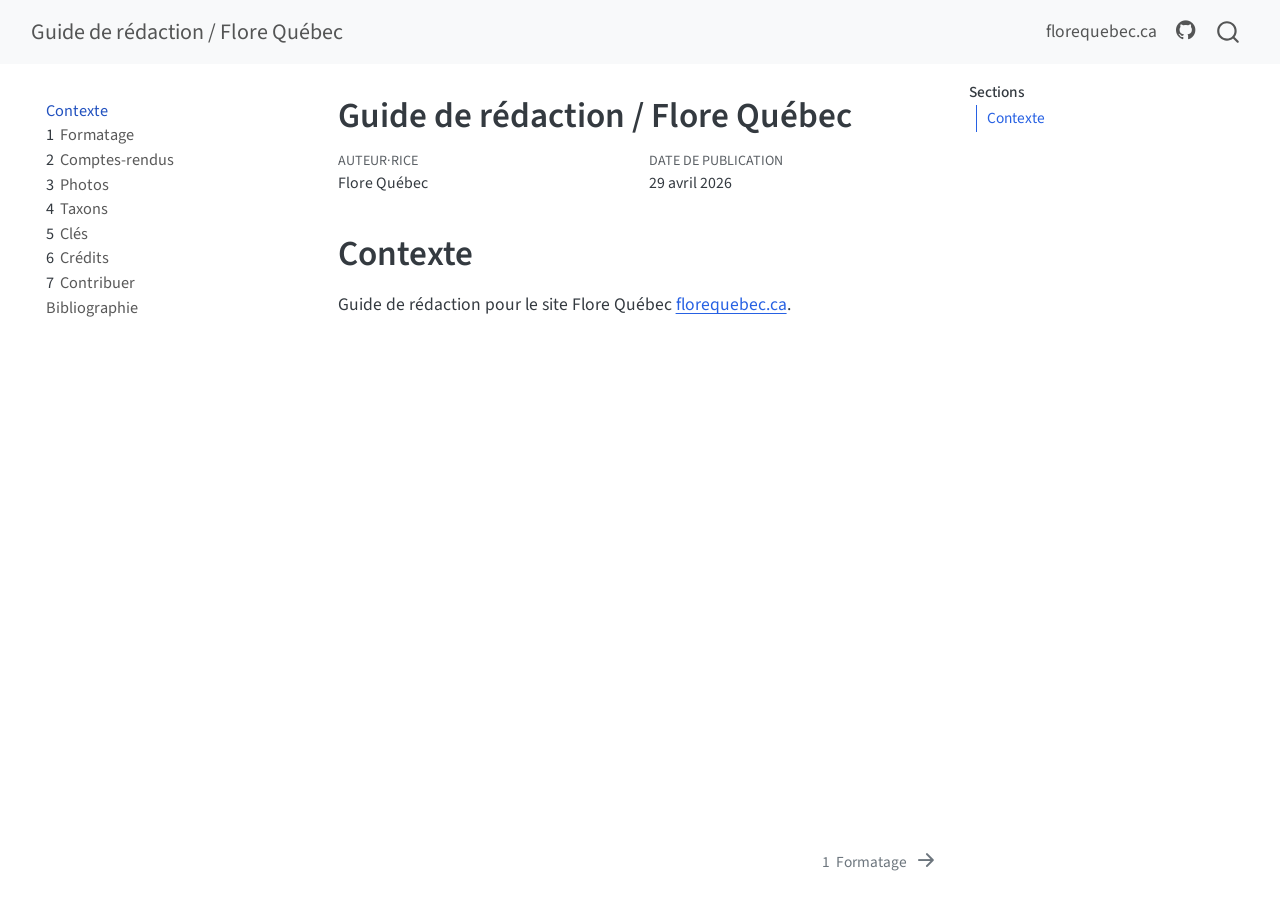
<file: docs/index.html>
<!DOCTYPE html>
<html xmlns="http://www.w3.org/1999/xhtml" lang="fr" xml:lang="fr"><head>

<meta charset="utf-8">
<meta name="generator" content="quarto-1.9.36">

<meta name="viewport" content="width=device-width, initial-scale=1.0, user-scalable=yes">

<meta name="author" content="Flore Québec">

<title>Guide de rédaction / Flore Québec</title>
<style>
/* Default styles provided by pandoc.
** See https://pandoc.org/MANUAL.html#variables-for-html for config info.
*/
code{white-space: pre-wrap;}
span.smallcaps{font-variant: small-caps;}
div.columns{display: flex; gap: min(4vw, 1.5em);}
div.column{flex: auto; overflow-x: auto;}
div.hanging-indent{margin-left: 1.5em; text-indent: -1.5em;}
ul.task-list{list-style: none;}
ul.task-list li input[type="checkbox"] {
  width: 0.8em;
  margin: 0 0.8em 0.2em -1em; /* quarto-specific, see https://github.com/quarto-dev/quarto-cli/issues/4556 */ 
  vertical-align: middle;
}
</style>


<script src="site_libs/quarto-nav/quarto-nav.js"></script>
<script src="site_libs/quarto-nav/headroom.min.js"></script>
<script src="site_libs/clipboard/clipboard.min.js"></script>
<script src="site_libs/quarto-search/autocomplete.umd.js"></script>
<script src="site_libs/quarto-search/fuse.min.js"></script>
<script src="site_libs/quarto-search/quarto-search.js"></script>
<meta name="quarto:offset" content="./">
<link href="./formatage.html" rel="next">
<script src="site_libs/quarto-html/quarto.js" type="module"></script>
<script src="site_libs/quarto-html/tabsets/tabsets.js" type="module"></script>
<script src="site_libs/quarto-html/popper.min.js"></script>
<script src="site_libs/quarto-html/tippy.umd.min.js"></script>
<script src="site_libs/quarto-html/anchor.min.js"></script>
<link href="site_libs/quarto-html/tippy.css" rel="stylesheet">
<link href="site_libs/quarto-html/quarto-syntax-highlighting-845c23b38eaddc0f92fda52bfe77a8c8.css" rel="stylesheet" id="quarto-text-highlighting-styles">
<script src="site_libs/bootstrap/bootstrap.min.js"></script>
<link href="site_libs/bootstrap/bootstrap-icons.css" rel="stylesheet">
<link href="site_libs/bootstrap/bootstrap-ec1f2ea3752e060361641b8ced26a7eb.min.css" rel="stylesheet" append-hash="true" id="quarto-bootstrap" data-mode="light">
<script id="quarto-search-options" type="application/json">{
  "location": "navbar",
  "copy-button": false,
  "collapse-after": 3,
  "panel-placement": "end",
  "type": "overlay",
  "limit": 50,
  "keyboard-shortcut": [
    "f",
    "/",
    "s"
  ],
  "show-item-context": false,
  "language": {
    "search-no-results-text": "Pas de résultats",
    "search-matching-documents-text": "documents trouvés",
    "search-copy-link-title": "Copier le lien vers la recherche",
    "search-hide-matches-text": "Cacher les correspondances additionnelles",
    "search-more-match-text": "correspondance de plus dans ce document",
    "search-more-matches-text": "correspondances de plus dans ce document",
    "search-clear-button-title": "Effacer",
    "search-text-placeholder": "",
    "search-detached-cancel-button-title": "Annuler",
    "search-submit-button-title": "Envoyer",
    "search-label": "Recherche"
  }
}</script>


</head>

<body class="nav-sidebar floating nav-fixed quarto-light">

<div id="quarto-search-results"></div>
  <header id="quarto-header" class="headroom fixed-top">
    <nav class="navbar navbar-expand-lg " data-bs-theme="dark">
      <div class="navbar-container container-fluid">
      <div class="navbar-brand-container mx-auto">
    <a class="navbar-brand" href="./index.html">
    <span class="navbar-title">Guide de rédaction / Flore Québec</span>
    </a>
  </div>
            <div id="quarto-search" class="" title="Recherche"></div>
          <button class="navbar-toggler" type="button" data-bs-toggle="collapse" data-bs-target="#navbarCollapse" aria-controls="navbarCollapse" role="menu" aria-expanded="false" aria-label="Basculer la navigation" onclick="if (window.quartoToggleHeadroom) { window.quartoToggleHeadroom(); }">
  <span class="navbar-toggler-icon"></span>
</button>
          <div class="collapse navbar-collapse" id="navbarCollapse">
            <ul class="navbar-nav navbar-nav-scroll ms-auto">
  <li class="nav-item">
    <a class="nav-link" href="https://florequebec.ca"> 
<span class="menu-text">florequebec.ca</span></a>
  </li>  
  <li class="nav-item compact">
    <a class="nav-link" href="https://github.com/flore.quebec/guide"> <i class="bi bi-github" role="img">
</i> 
<span class="menu-text"></span></a>
  </li>  
</ul>
          </div> <!-- /navcollapse -->
            <div class="quarto-navbar-tools">
</div>
      </div> <!-- /container-fluid -->
    </nav>
  <nav class="quarto-secondary-nav">
    <div class="container-fluid d-flex">
      <button type="button" class="quarto-btn-toggle btn" data-bs-toggle="collapse" role="button" data-bs-target=".quarto-sidebar-collapse-item" aria-controls="quarto-sidebar" aria-expanded="false" aria-label="Basculer la barre latérale" onclick="if (window.quartoToggleHeadroom) { window.quartoToggleHeadroom(); }">
        <i class="bi bi-layout-text-sidebar-reverse"></i>
      </button>
        <nav class="quarto-page-breadcrumbs" aria-label="breadcrumb"><ol class="breadcrumb"><li class="breadcrumb-item"><a href="./index.html">Contexte</a></li></ol></nav>
        <a class="flex-grow-1" role="navigation" data-bs-toggle="collapse" data-bs-target=".quarto-sidebar-collapse-item" aria-controls="quarto-sidebar" aria-expanded="false" aria-label="Basculer la barre latérale" onclick="if (window.quartoToggleHeadroom) { window.quartoToggleHeadroom(); }">      
        </a>
    </div>
  </nav>
</header>
<!-- content -->
<div id="quarto-content" class="quarto-container page-columns page-rows-contents page-layout-article page-navbar">
<!-- sidebar -->
  <nav id="quarto-sidebar" class="sidebar collapse collapse-horizontal quarto-sidebar-collapse-item sidebar-navigation floating overflow-auto">
    <div class="sidebar-menu-container"> 
    <ul class="list-unstyled mt-1">
        <li class="sidebar-item">
  <div class="sidebar-item-container"> 
  <a href="./index.html" class="sidebar-item-text sidebar-link active">
 <span class="menu-text">Contexte</span></a>
  </div>
</li>
        <li class="sidebar-item">
  <div class="sidebar-item-container"> 
  <a href="./formatage.html" class="sidebar-item-text sidebar-link">
 <span class="menu-text"><span class="chapter-number">1</span>&nbsp; <span class="chapter-title">Formatage</span></span></a>
  </div>
</li>
        <li class="sidebar-item">
  <div class="sidebar-item-container"> 
  <a href="./comptes-rendus.html" class="sidebar-item-text sidebar-link">
 <span class="menu-text"><span class="chapter-number">2</span>&nbsp; <span class="chapter-title">Comptes-rendus</span></span></a>
  </div>
</li>
        <li class="sidebar-item">
  <div class="sidebar-item-container"> 
  <a href="./photos.html" class="sidebar-item-text sidebar-link">
 <span class="menu-text"><span class="chapter-number">3</span>&nbsp; <span class="chapter-title">Photos</span></span></a>
  </div>
</li>
        <li class="sidebar-item">
  <div class="sidebar-item-container"> 
  <a href="./taxons.html" class="sidebar-item-text sidebar-link">
 <span class="menu-text"><span class="chapter-number">4</span>&nbsp; <span class="chapter-title">Taxons</span></span></a>
  </div>
</li>
        <li class="sidebar-item">
  <div class="sidebar-item-container"> 
  <a href="./clés.html" class="sidebar-item-text sidebar-link">
 <span class="menu-text"><span class="chapter-number">5</span>&nbsp; <span class="chapter-title">Clés</span></span></a>
  </div>
</li>
        <li class="sidebar-item">
  <div class="sidebar-item-container"> 
  <a href="./crédits.html" class="sidebar-item-text sidebar-link">
 <span class="menu-text"><span class="chapter-number">6</span>&nbsp; <span class="chapter-title">Crédits</span></span></a>
  </div>
</li>
        <li class="sidebar-item">
  <div class="sidebar-item-container"> 
  <a href="./contribuer.html" class="sidebar-item-text sidebar-link">
 <span class="menu-text"><span class="chapter-number">7</span>&nbsp; <span class="chapter-title">Contribuer</span></span></a>
  </div>
</li>
        <li class="sidebar-item">
  <div class="sidebar-item-container"> 
  <a href="./references.html" class="sidebar-item-text sidebar-link">
 <span class="menu-text">Bibliographie</span></a>
  </div>
</li>
    </ul>
    </div>
</nav>
<div id="quarto-sidebar-glass" class="quarto-sidebar-collapse-item" data-bs-toggle="collapse" data-bs-target=".quarto-sidebar-collapse-item"></div>
<!-- margin-sidebar -->
    <div id="quarto-margin-sidebar" class="sidebar margin-sidebar">
        <nav id="TOC" role="doc-toc" class="toc-active">
    <h2 id="toc-title">Sections</h2>
   
  <ul>
  <li><a href="#contexte" id="toc-contexte" class="nav-link active" data-scroll-target="#contexte">Contexte</a></li>
  </ul>
</nav>
    </div>
<!-- main -->
<main class="content" id="quarto-document-content">

<header id="title-block-header" class="quarto-title-block default">
<div class="quarto-title">
<h1 class="title">Guide de rédaction / Flore Québec</h1>
</div>



<div class="quarto-title-meta">

    <div>
    <div class="quarto-title-meta-heading">Auteur·rice</div>
    <div class="quarto-title-meta-contents">
             <p>Flore Québec </p>
          </div>
  </div>
    
    <div>
    <div class="quarto-title-meta-heading">Date de publication</div>
    <div class="quarto-title-meta-contents">
      <p class="date">29 avril 2026</p>
    </div>
  </div>
  
    
  </div>
  


</header>


<section id="contexte" class="level1 unnumbered">
<h1 class="unnumbered">Contexte</h1>
<p>Guide de rédaction pour le site Flore Québec <a href="https://florequebec.ca">florequebec.ca</a>.</p>


</section>

</main> <!-- /main -->
<script id="quarto-html-after-body" type="application/javascript">
  window.document.addEventListener("DOMContentLoaded", function (event) {
    const icon = "";
    const anchorJS = new window.AnchorJS();
    anchorJS.options = {
      placement: 'right',
      icon: icon
    };
    anchorJS.add('.anchored');
    const isCodeAnnotation = (el) => {
      for (const clz of el.classList) {
        if (clz.startsWith('code-annotation-')) {                     
          return true;
        }
      }
      return false;
    }
    const onCopySuccess = function(e) {
      // button target
      const button = e.trigger;
      // don't keep focus
      button.blur();
      // flash "checked"
      button.classList.add('code-copy-button-checked');
      var currentTitle = button.getAttribute("title");
      button.setAttribute("title", "Copié");
      let tooltip;
      if (window.bootstrap) {
        button.setAttribute("data-bs-toggle", "tooltip");
        button.setAttribute("data-bs-placement", "left");
        button.setAttribute("data-bs-title", "Copié");
        tooltip = new bootstrap.Tooltip(button, 
          { trigger: "manual", 
            customClass: "code-copy-button-tooltip",
            offset: [0, -8]});
        tooltip.show();    
      }
      setTimeout(function() {
        if (tooltip) {
          tooltip.hide();
          button.removeAttribute("data-bs-title");
          button.removeAttribute("data-bs-toggle");
          button.removeAttribute("data-bs-placement");
        }
        button.setAttribute("title", currentTitle);
        button.classList.remove('code-copy-button-checked');
      }, 1000);
      // clear code selection
      e.clearSelection();
    }
    const getTextToCopy = function(trigger) {
      const outerScaffold = trigger.parentElement.cloneNode(true);
      const codeEl = outerScaffold.querySelector('code');
      for (const childEl of codeEl.children) {
        if (isCodeAnnotation(childEl)) {
          childEl.remove();
        }
      }
      return codeEl.innerText;
    }
    const clipboard = new window.ClipboardJS('.code-copy-button:not([data-in-quarto-modal])', {
      text: getTextToCopy
    });
    clipboard.on('success', onCopySuccess);
    if (window.document.getElementById('quarto-embedded-source-code-modal')) {
      const clipboardModal = new window.ClipboardJS('.code-copy-button[data-in-quarto-modal]', {
        text: getTextToCopy,
        container: window.document.getElementById('quarto-embedded-source-code-modal')
      });
      clipboardModal.on('success', onCopySuccess);
    }
      var localhostRegex = new RegExp(/^(?:http|https):\/\/localhost\:?[0-9]*\//);
      var mailtoRegex = new RegExp(/^mailto:/);
        var filterRegex = new RegExp('/' + window.location.host + '/');
      var isInternal = (href) => {
          return filterRegex.test(href) || localhostRegex.test(href) || mailtoRegex.test(href);
      }
      // Inspect non-navigation links and adorn them if external
     var links = window.document.querySelectorAll('a[href]:not(.nav-link):not(.navbar-brand):not(.toc-action):not(.sidebar-link):not(.sidebar-item-toggle):not(.pagination-link):not(.no-external):not([aria-hidden]):not(.dropdown-item):not(.quarto-navigation-tool):not(.about-link)');
      for (var i=0; i<links.length; i++) {
        const link = links[i];
        if (!isInternal(link.href)) {
          // undo the damage that might have been done by quarto-nav.js in the case of
          // links that we want to consider external
          if (link.dataset.originalHref !== undefined) {
            link.href = link.dataset.originalHref;
          }
        }
      }
    function tippyHover(el, contentFn, onTriggerFn, onUntriggerFn) {
      const config = {
        allowHTML: true,
        maxWidth: 500,
        delay: 100,
        arrow: false,
        appendTo: function(el) {
            return el.parentElement;
        },
        interactive: true,
        interactiveBorder: 10,
        theme: 'quarto',
        placement: 'bottom-start',
      };
      if (contentFn) {
        config.content = contentFn;
      }
      if (onTriggerFn) {
        config.onTrigger = onTriggerFn;
      }
      if (onUntriggerFn) {
        config.onUntrigger = onUntriggerFn;
      }
      window.tippy(el, config); 
    }
    const noterefs = window.document.querySelectorAll('a[role="doc-noteref"]');
    for (var i=0; i<noterefs.length; i++) {
      const ref = noterefs[i];
      tippyHover(ref, function() {
        // use id or data attribute instead here
        let href = ref.getAttribute('data-footnote-href') || ref.getAttribute('href');
        try { href = new URL(href).hash; } catch {}
        const id = href.replace(/^#\/?/, "");
        const note = window.document.getElementById(id);
        if (note) {
          return note.innerHTML;
        } else {
          return "";
        }
      });
    }
    const xrefs = window.document.querySelectorAll('a.quarto-xref');
    const processXRef = (id, note) => {
      // Strip column container classes
      const stripColumnClz = (el) => {
        el.classList.remove("page-full", "page-columns");
        if (el.children) {
          for (const child of el.children) {
            stripColumnClz(child);
          }
        }
      }
      stripColumnClz(note)
      if (id === null || id.startsWith('sec-')) {
        // Special case sections, only their first couple elements
        const container = document.createElement("div");
        if (note.children && note.children.length > 2) {
          container.appendChild(note.children[0].cloneNode(true));
          for (let i = 1; i < note.children.length; i++) {
            const child = note.children[i];
            if (child.tagName === "P" && child.innerText === "") {
              continue;
            } else {
              container.appendChild(child.cloneNode(true));
              break;
            }
          }
          if (window.Quarto?.typesetMath) {
            window.Quarto.typesetMath(container);
          }
          return container.innerHTML
        } else {
          if (window.Quarto?.typesetMath) {
            window.Quarto.typesetMath(note);
          }
          return note.innerHTML;
        }
      } else {
        // Remove any anchor links if they are present
        const anchorLink = note.querySelector('a.anchorjs-link');
        if (anchorLink) {
          anchorLink.remove();
        }
        if (window.Quarto?.typesetMath) {
          window.Quarto.typesetMath(note);
        }
        if (note.classList.contains("callout")) {
          return note.outerHTML;
        } else {
          return note.innerHTML;
        }
      }
    }
    for (var i=0; i<xrefs.length; i++) {
      const xref = xrefs[i];
      tippyHover(xref, undefined, function(instance) {
        instance.disable();
        let url = xref.getAttribute('href');
        let hash = undefined; 
        if (url.startsWith('#')) {
          hash = url;
        } else {
          try { hash = new URL(url).hash; } catch {}
        }
        if (hash) {
          const id = hash.replace(/^#\/?/, "");
          const note = window.document.getElementById(id);
          if (note !== null) {
            try {
              const html = processXRef(id, note.cloneNode(true));
              instance.setContent(html);
            } finally {
              instance.enable();
              instance.show();
            }
          } else {
            // See if we can fetch this
            fetch(url.split('#')[0])
            .then(res => res.text())
            .then(html => {
              const parser = new DOMParser();
              const htmlDoc = parser.parseFromString(html, "text/html");
              const note = htmlDoc.getElementById(id);
              if (note !== null) {
                const html = processXRef(id, note);
                instance.setContent(html);
              } 
            }).finally(() => {
              instance.enable();
              instance.show();
            });
          }
        } else {
          // See if we can fetch a full url (with no hash to target)
          // This is a special case and we should probably do some content thinning / targeting
          fetch(url)
          .then(res => res.text())
          .then(html => {
            const parser = new DOMParser();
            const htmlDoc = parser.parseFromString(html, "text/html");
            const note = htmlDoc.querySelector('main.content');
            if (note !== null) {
              // This should only happen for chapter cross references
              // (since there is no id in the URL)
              // remove the first header
              if (note.children.length > 0 && note.children[0].tagName === "HEADER") {
                note.children[0].remove();
              }
              const html = processXRef(null, note);
              instance.setContent(html);
            } 
          }).finally(() => {
            instance.enable();
            instance.show();
          });
        }
      }, function(instance) {
      });
    }
        let selectedAnnoteEl;
        const selectorForAnnotation = ( cell, annotation) => {
          let cellAttr = 'data-code-cell="' + cell + '"';
          let lineAttr = 'data-code-annotation="' +  annotation + '"';
          const selector = 'span[' + cellAttr + '][' + lineAttr + ']';
          return selector;
        }
        const selectCodeLines = (annoteEl) => {
          const doc = window.document;
          const targetCell = annoteEl.getAttribute("data-target-cell");
          const targetAnnotation = annoteEl.getAttribute("data-target-annotation");
          const annoteSpan = window.document.querySelector(selectorForAnnotation(targetCell, targetAnnotation));
          const lines = annoteSpan.getAttribute("data-code-lines").split(",");
          const lineIds = lines.map((line) => {
            return targetCell + "-" + line;
          })
          let top = null;
          let height = null;
          let parent = null;
          if (lineIds.length > 0) {
              //compute the position of the single el (top and bottom and make a div)
              const el = window.document.getElementById(lineIds[0]);
              top = el.offsetTop;
              height = el.offsetHeight;
              parent = el.parentElement.parentElement;
            if (lineIds.length > 1) {
              const lastEl = window.document.getElementById(lineIds[lineIds.length - 1]);
              const bottom = lastEl.offsetTop + lastEl.offsetHeight;
              height = bottom - top;
            }
            if (top !== null && height !== null && parent !== null) {
              // cook up a div (if necessary) and position it 
              let div = window.document.getElementById("code-annotation-line-highlight");
              if (div === null) {
                div = window.document.createElement("div");
                div.setAttribute("id", "code-annotation-line-highlight");
                div.style.position = 'absolute';
                parent.appendChild(div);
              }
              div.style.top = top - 2 + "px";
              div.style.height = height + 4 + "px";
              div.style.left = 0;
              let gutterDiv = window.document.getElementById("code-annotation-line-highlight-gutter");
              if (gutterDiv === null) {
                gutterDiv = window.document.createElement("div");
                gutterDiv.setAttribute("id", "code-annotation-line-highlight-gutter");
                gutterDiv.style.position = 'absolute';
                const codeCell = window.document.getElementById(targetCell);
                const gutter = codeCell.querySelector('.code-annotation-gutter');
                gutter.appendChild(gutterDiv);
              }
              gutterDiv.style.top = top - 2 + "px";
              gutterDiv.style.height = height + 4 + "px";
            }
            selectedAnnoteEl = annoteEl;
          }
        };
        const unselectCodeLines = () => {
          const elementsIds = ["code-annotation-line-highlight", "code-annotation-line-highlight-gutter"];
          elementsIds.forEach((elId) => {
            const div = window.document.getElementById(elId);
            if (div) {
              div.remove();
            }
          });
          selectedAnnoteEl = undefined;
        };
          // Handle positioning of the toggle
      window.addEventListener(
        "resize",
        throttle(() => {
          elRect = undefined;
          if (selectedAnnoteEl) {
            selectCodeLines(selectedAnnoteEl);
          }
        }, 10)
      );
      function throttle(fn, ms) {
      let throttle = false;
      let timer;
        return (...args) => {
          if(!throttle) { // first call gets through
              fn.apply(this, args);
              throttle = true;
          } else { // all the others get throttled
              if(timer) clearTimeout(timer); // cancel #2
              timer = setTimeout(() => {
                fn.apply(this, args);
                timer = throttle = false;
              }, ms);
          }
        };
      }
        // Attach click handler to the DT
        const annoteDls = window.document.querySelectorAll('dt[data-target-cell]');
        for (const annoteDlNode of annoteDls) {
          annoteDlNode.addEventListener('click', (event) => {
            const clickedEl = event.target;
            if (clickedEl !== selectedAnnoteEl) {
              unselectCodeLines();
              const activeEl = window.document.querySelector('dt[data-target-cell].code-annotation-active');
              if (activeEl) {
                activeEl.classList.remove('code-annotation-active');
              }
              selectCodeLines(clickedEl);
              clickedEl.classList.add('code-annotation-active');
            } else {
              // Unselect the line
              unselectCodeLines();
              clickedEl.classList.remove('code-annotation-active');
            }
          });
        }
    const findCites = (el) => {
      const parentEl = el.parentElement;
      if (parentEl) {
        const cites = parentEl.dataset.cites;
        if (cites) {
          return {
            el,
            cites: cites.split(' ')
          };
        } else {
          return findCites(el.parentElement)
        }
      } else {
        return undefined;
      }
    };
    var bibliorefs = window.document.querySelectorAll('a[role="doc-biblioref"]');
    for (var i=0; i<bibliorefs.length; i++) {
      const ref = bibliorefs[i];
      const citeInfo = findCites(ref);
      if (citeInfo) {
        tippyHover(citeInfo.el, function() {
          var popup = window.document.createElement('div');
          citeInfo.cites.forEach(function(cite) {
            var citeDiv = window.document.createElement('div');
            citeDiv.classList.add('hanging-indent');
            citeDiv.classList.add('csl-entry');
            var biblioDiv = window.document.getElementById('ref-' + cite);
            if (biblioDiv) {
              citeDiv.innerHTML = biblioDiv.innerHTML;
            }
            popup.appendChild(citeDiv);
          });
          return popup.innerHTML;
        });
      }
    }
  });
  </script>
<nav class="page-navigation">
  <div class="nav-page nav-page-previous">
  </div>
  <div class="nav-page nav-page-next">
      <a href="./formatage.html" class="pagination-link" aria-label="Formatage">
        <span class="nav-page-text"><span class="chapter-number">1</span>&nbsp; <span class="chapter-title">Formatage</span></span> <i class="bi bi-arrow-right-short"></i>
      </a>
  </div>
</nav>
</div> <!-- /content -->




</body></html>
</file>
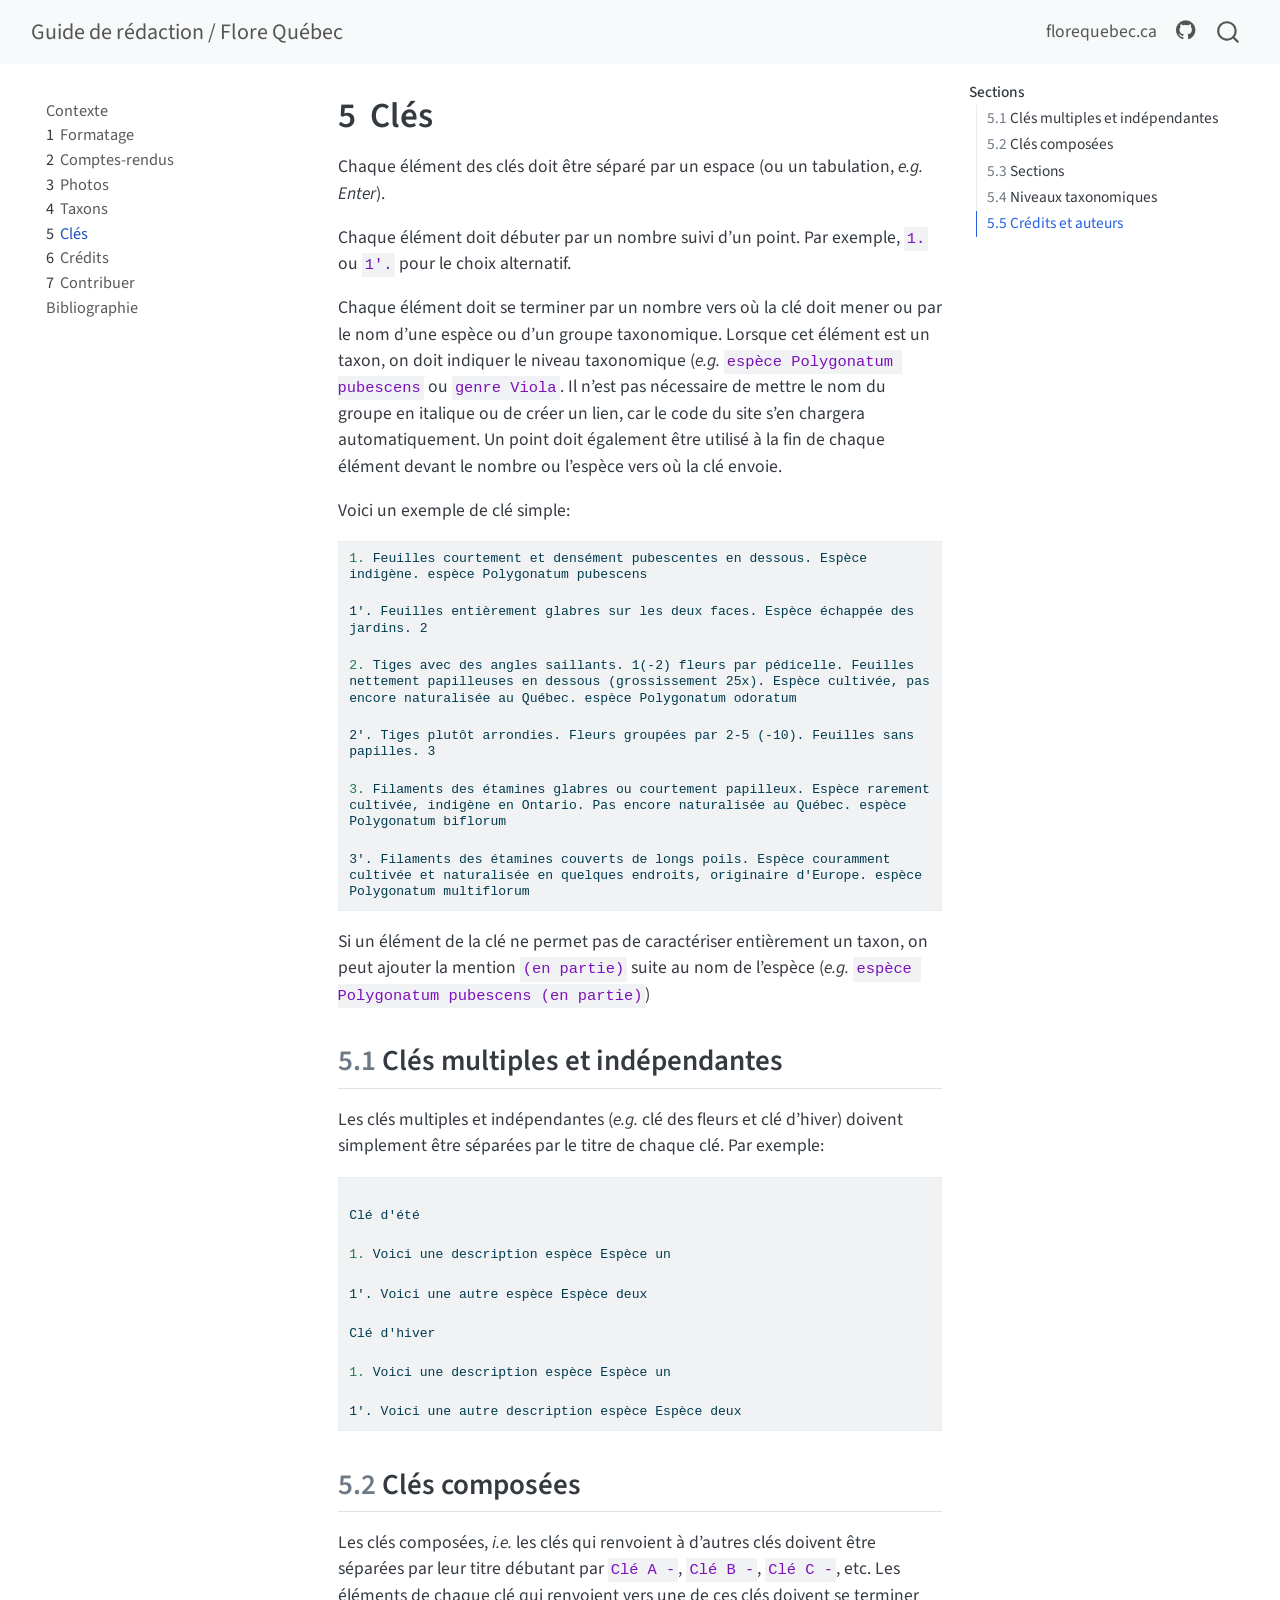
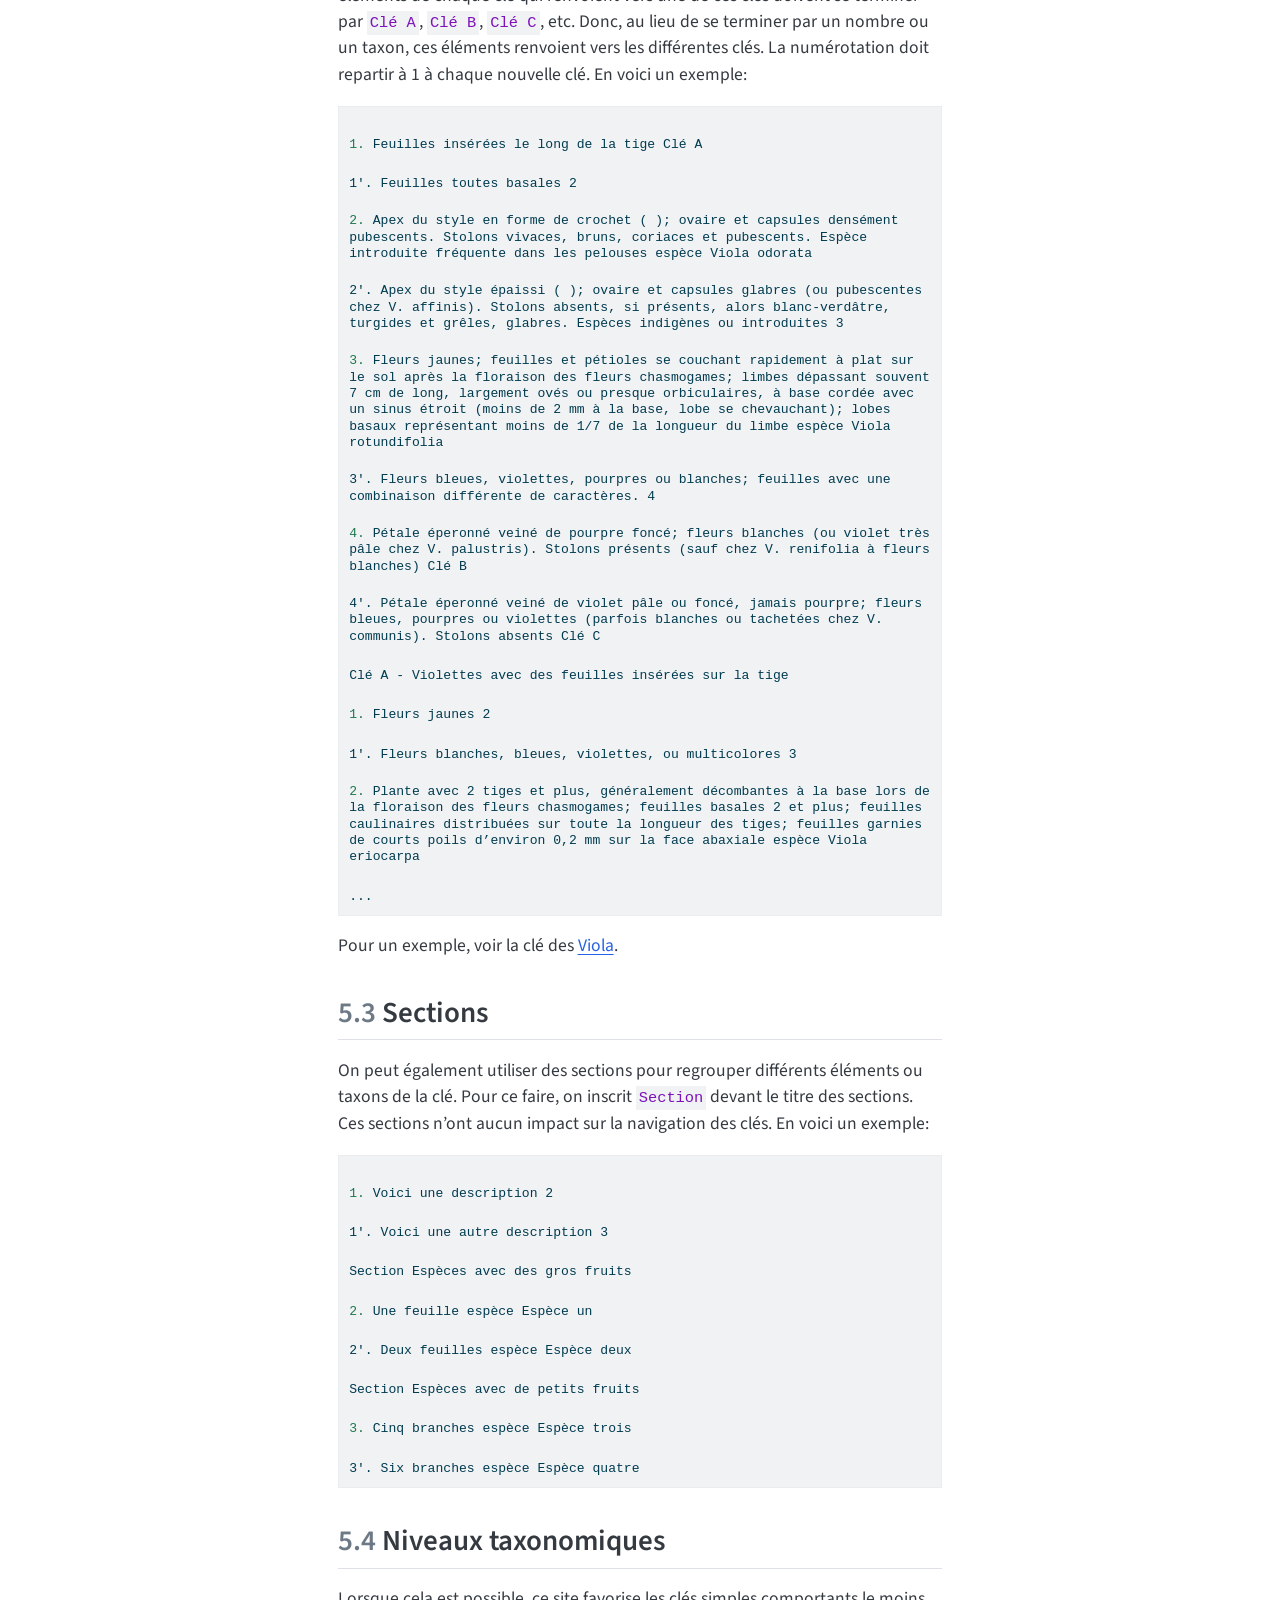
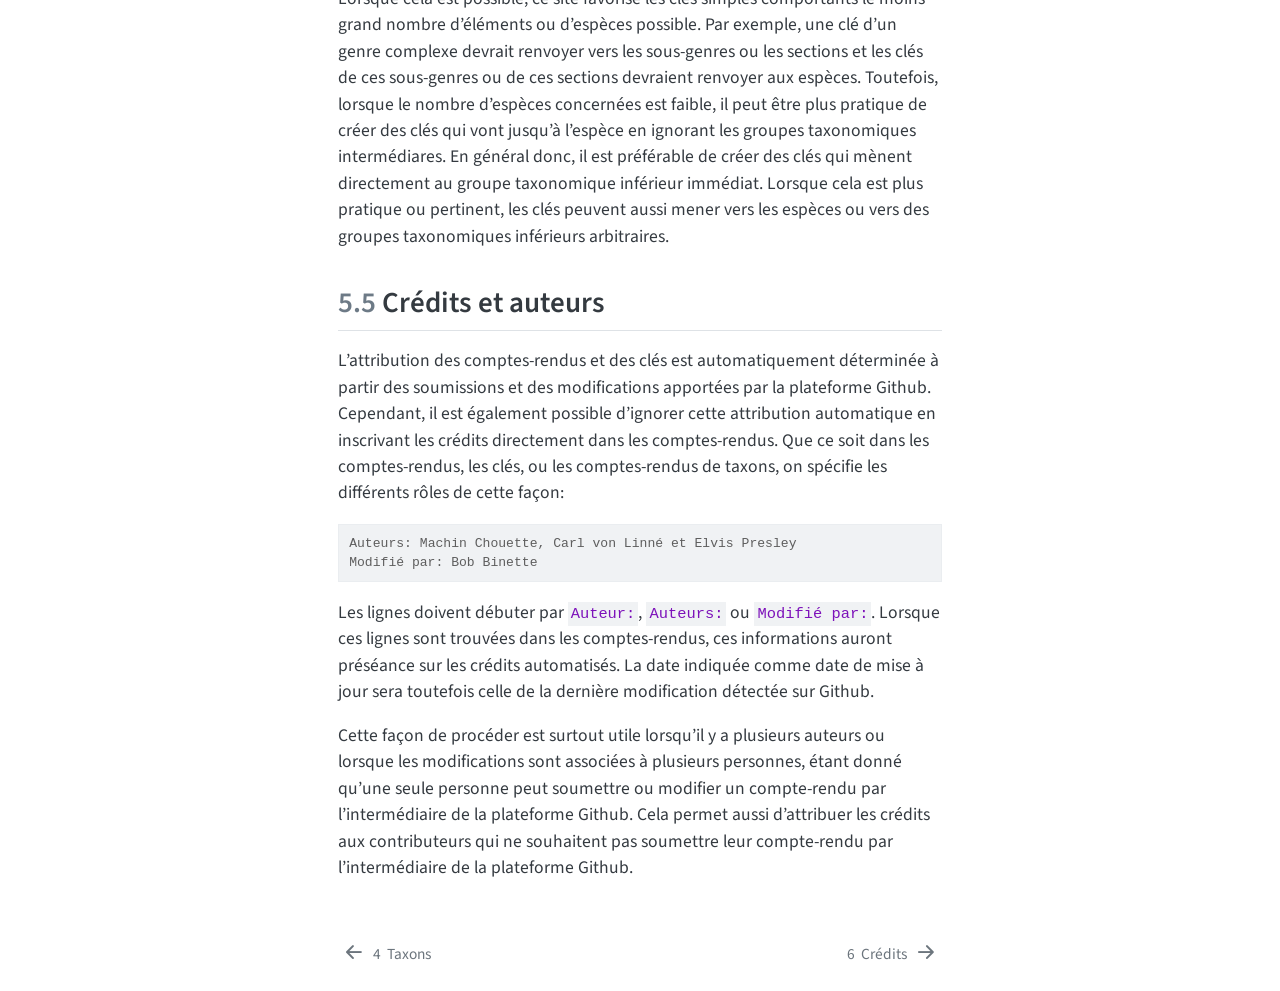
<file: docs/clés.html>
<!DOCTYPE html>
<html xmlns="http://www.w3.org/1999/xhtml" lang="fr" xml:lang="fr"><head>

<meta charset="utf-8">
<meta name="generator" content="quarto-1.9.36">

<meta name="viewport" content="width=device-width, initial-scale=1.0, user-scalable=yes">


<title>5&nbsp; Clés – Guide de rédaction / Flore Québec</title>
<style>
/* Default styles provided by pandoc.
** See https://pandoc.org/MANUAL.html#variables-for-html for config info.
*/
code{white-space: pre-wrap;}
span.smallcaps{font-variant: small-caps;}
div.columns{display: flex; gap: min(4vw, 1.5em);}
div.column{flex: auto; overflow-x: auto;}
div.hanging-indent{margin-left: 1.5em; text-indent: -1.5em;}
ul.task-list{list-style: none;}
ul.task-list li input[type="checkbox"] {
  width: 0.8em;
  margin: 0 0.8em 0.2em -1em; /* quarto-specific, see https://github.com/quarto-dev/quarto-cli/issues/4556 */ 
  vertical-align: middle;
}
/* CSS for syntax highlighting */
html { -webkit-text-size-adjust: 100%; }
pre > code.sourceCode { white-space: pre; position: relative; }
pre > code.sourceCode > span { display: inline-block; line-height: 1.25; }
pre > code.sourceCode > span:empty { height: 1.2em; }
.sourceCode { overflow: visible; }
code.sourceCode > span { color: inherit; text-decoration: inherit; }
div.sourceCode { margin: 1em 0; }
pre.sourceCode { margin: 0; }
@media screen {
div.sourceCode { overflow: auto; }
}
@media print {
pre > code.sourceCode { white-space: pre-wrap; }
pre > code.sourceCode > span { text-indent: -5em; padding-left: 5em; }
}
pre.numberSource code
  { counter-reset: source-line 0; }
pre.numberSource code > span
  { position: relative; left: -4em; counter-increment: source-line; }
pre.numberSource code > span > a:first-child::before
  { content: counter(source-line);
    position: relative; left: -1em; text-align: right; vertical-align: baseline;
    border: none; display: inline-block;
    -webkit-touch-callout: none; -webkit-user-select: none;
    -khtml-user-select: none; -moz-user-select: none;
    -ms-user-select: none; user-select: none;
    padding: 0 4px; width: 4em;
  }
pre.numberSource { margin-left: 3em;  padding-left: 4px; }
div.sourceCode
  {   }
@media screen {
pre > code.sourceCode > span > a:first-child::before { text-decoration: underline; }
}
</style>


<script src="site_libs/quarto-nav/quarto-nav.js"></script>
<script src="site_libs/quarto-nav/headroom.min.js"></script>
<script src="site_libs/clipboard/clipboard.min.js"></script>
<script src="site_libs/quarto-search/autocomplete.umd.js"></script>
<script src="site_libs/quarto-search/fuse.min.js"></script>
<script src="site_libs/quarto-search/quarto-search.js"></script>
<meta name="quarto:offset" content="./">
<link href="./crédits.html" rel="next">
<link href="./taxons.html" rel="prev">
<script src="site_libs/quarto-html/quarto.js" type="module"></script>
<script src="site_libs/quarto-html/tabsets/tabsets.js" type="module"></script>
<script src="site_libs/quarto-html/popper.min.js"></script>
<script src="site_libs/quarto-html/tippy.umd.min.js"></script>
<script src="site_libs/quarto-html/anchor.min.js"></script>
<link href="site_libs/quarto-html/tippy.css" rel="stylesheet">
<link href="site_libs/quarto-html/quarto-syntax-highlighting-845c23b38eaddc0f92fda52bfe77a8c8.css" rel="stylesheet" id="quarto-text-highlighting-styles">
<script src="site_libs/bootstrap/bootstrap.min.js"></script>
<link href="site_libs/bootstrap/bootstrap-icons.css" rel="stylesheet">
<link href="site_libs/bootstrap/bootstrap-ec1f2ea3752e060361641b8ced26a7eb.min.css" rel="stylesheet" append-hash="true" id="quarto-bootstrap" data-mode="light">
<script id="quarto-search-options" type="application/json">{
  "location": "navbar",
  "copy-button": false,
  "collapse-after": 3,
  "panel-placement": "end",
  "type": "overlay",
  "limit": 50,
  "keyboard-shortcut": [
    "f",
    "/",
    "s"
  ],
  "show-item-context": false,
  "language": {
    "search-no-results-text": "Pas de résultats",
    "search-matching-documents-text": "documents trouvés",
    "search-copy-link-title": "Copier le lien vers la recherche",
    "search-hide-matches-text": "Cacher les correspondances additionnelles",
    "search-more-match-text": "correspondance de plus dans ce document",
    "search-more-matches-text": "correspondances de plus dans ce document",
    "search-clear-button-title": "Effacer",
    "search-text-placeholder": "",
    "search-detached-cancel-button-title": "Annuler",
    "search-submit-button-title": "Envoyer",
    "search-label": "Recherche"
  }
}</script>


</head>

<body class="nav-sidebar floating nav-fixed quarto-light">

<div id="quarto-search-results"></div>
  <header id="quarto-header" class="headroom fixed-top">
    <nav class="navbar navbar-expand-lg " data-bs-theme="dark">
      <div class="navbar-container container-fluid">
      <div class="navbar-brand-container mx-auto">
    <a class="navbar-brand" href="./index.html">
    <span class="navbar-title">Guide de rédaction / Flore Québec</span>
    </a>
  </div>
            <div id="quarto-search" class="" title="Recherche"></div>
          <button class="navbar-toggler" type="button" data-bs-toggle="collapse" data-bs-target="#navbarCollapse" aria-controls="navbarCollapse" role="menu" aria-expanded="false" aria-label="Basculer la navigation" onclick="if (window.quartoToggleHeadroom) { window.quartoToggleHeadroom(); }">
  <span class="navbar-toggler-icon"></span>
</button>
          <div class="collapse navbar-collapse" id="navbarCollapse">
            <ul class="navbar-nav navbar-nav-scroll ms-auto">
  <li class="nav-item">
    <a class="nav-link" href="https://florequebec.ca"> 
<span class="menu-text">florequebec.ca</span></a>
  </li>  
  <li class="nav-item compact">
    <a class="nav-link" href="https://github.com/flore.quebec/guide"> <i class="bi bi-github" role="img">
</i> 
<span class="menu-text"></span></a>
  </li>  
</ul>
          </div> <!-- /navcollapse -->
            <div class="quarto-navbar-tools">
</div>
      </div> <!-- /container-fluid -->
    </nav>
  <nav class="quarto-secondary-nav">
    <div class="container-fluid d-flex">
      <button type="button" class="quarto-btn-toggle btn" data-bs-toggle="collapse" role="button" data-bs-target=".quarto-sidebar-collapse-item" aria-controls="quarto-sidebar" aria-expanded="false" aria-label="Basculer la barre latérale" onclick="if (window.quartoToggleHeadroom) { window.quartoToggleHeadroom(); }">
        <i class="bi bi-layout-text-sidebar-reverse"></i>
      </button>
        <nav class="quarto-page-breadcrumbs" aria-label="breadcrumb"><ol class="breadcrumb"><li class="breadcrumb-item"><a href="./clés.html"><span class="chapter-number">5</span>&nbsp; <span class="chapter-title">Clés</span></a></li></ol></nav>
        <a class="flex-grow-1" role="navigation" data-bs-toggle="collapse" data-bs-target=".quarto-sidebar-collapse-item" aria-controls="quarto-sidebar" aria-expanded="false" aria-label="Basculer la barre latérale" onclick="if (window.quartoToggleHeadroom) { window.quartoToggleHeadroom(); }">      
        </a>
    </div>
  </nav>
</header>
<!-- content -->
<div id="quarto-content" class="quarto-container page-columns page-rows-contents page-layout-article page-navbar">
<!-- sidebar -->
  <nav id="quarto-sidebar" class="sidebar collapse collapse-horizontal quarto-sidebar-collapse-item sidebar-navigation floating overflow-auto">
    <div class="sidebar-menu-container"> 
    <ul class="list-unstyled mt-1">
        <li class="sidebar-item">
  <div class="sidebar-item-container"> 
  <a href="./index.html" class="sidebar-item-text sidebar-link">
 <span class="menu-text">Contexte</span></a>
  </div>
</li>
        <li class="sidebar-item">
  <div class="sidebar-item-container"> 
  <a href="./formatage.html" class="sidebar-item-text sidebar-link">
 <span class="menu-text"><span class="chapter-number">1</span>&nbsp; <span class="chapter-title">Formatage</span></span></a>
  </div>
</li>
        <li class="sidebar-item">
  <div class="sidebar-item-container"> 
  <a href="./comptes-rendus.html" class="sidebar-item-text sidebar-link">
 <span class="menu-text"><span class="chapter-number">2</span>&nbsp; <span class="chapter-title">Comptes-rendus</span></span></a>
  </div>
</li>
        <li class="sidebar-item">
  <div class="sidebar-item-container"> 
  <a href="./photos.html" class="sidebar-item-text sidebar-link">
 <span class="menu-text"><span class="chapter-number">3</span>&nbsp; <span class="chapter-title">Photos</span></span></a>
  </div>
</li>
        <li class="sidebar-item">
  <div class="sidebar-item-container"> 
  <a href="./taxons.html" class="sidebar-item-text sidebar-link">
 <span class="menu-text"><span class="chapter-number">4</span>&nbsp; <span class="chapter-title">Taxons</span></span></a>
  </div>
</li>
        <li class="sidebar-item">
  <div class="sidebar-item-container"> 
  <a href="./clés.html" class="sidebar-item-text sidebar-link active">
 <span class="menu-text"><span class="chapter-number">5</span>&nbsp; <span class="chapter-title">Clés</span></span></a>
  </div>
</li>
        <li class="sidebar-item">
  <div class="sidebar-item-container"> 
  <a href="./crédits.html" class="sidebar-item-text sidebar-link">
 <span class="menu-text"><span class="chapter-number">6</span>&nbsp; <span class="chapter-title">Crédits</span></span></a>
  </div>
</li>
        <li class="sidebar-item">
  <div class="sidebar-item-container"> 
  <a href="./contribuer.html" class="sidebar-item-text sidebar-link">
 <span class="menu-text"><span class="chapter-number">7</span>&nbsp; <span class="chapter-title">Contribuer</span></span></a>
  </div>
</li>
        <li class="sidebar-item">
  <div class="sidebar-item-container"> 
  <a href="./references.html" class="sidebar-item-text sidebar-link">
 <span class="menu-text">Bibliographie</span></a>
  </div>
</li>
    </ul>
    </div>
</nav>
<div id="quarto-sidebar-glass" class="quarto-sidebar-collapse-item" data-bs-toggle="collapse" data-bs-target=".quarto-sidebar-collapse-item"></div>
<!-- margin-sidebar -->
    <div id="quarto-margin-sidebar" class="sidebar margin-sidebar">
        <nav id="TOC" role="doc-toc" class="toc-active">
    <h2 id="toc-title">Sections</h2>
   
  <ul>
  <li><a href="#clés-multiples-et-indépendantes" id="toc-clés-multiples-et-indépendantes" class="nav-link active" data-scroll-target="#clés-multiples-et-indépendantes"><span class="header-section-number">5.1</span> Clés multiples et indépendantes</a></li>
  <li><a href="#clés-composées" id="toc-clés-composées" class="nav-link" data-scroll-target="#clés-composées"><span class="header-section-number">5.2</span> Clés composées</a></li>
  <li><a href="#sections" id="toc-sections" class="nav-link" data-scroll-target="#sections"><span class="header-section-number">5.3</span> Sections</a></li>
  <li><a href="#niveaux-taxonomiques" id="toc-niveaux-taxonomiques" class="nav-link" data-scroll-target="#niveaux-taxonomiques"><span class="header-section-number">5.4</span> Niveaux taxonomiques</a></li>
  <li><a href="#crédits-et-auteurs" id="toc-crédits-et-auteurs" class="nav-link" data-scroll-target="#crédits-et-auteurs"><span class="header-section-number">5.5</span> Crédits et auteurs</a></li>
  </ul>
</nav>
    </div>
<!-- main -->
<main class="content" id="quarto-document-content">

<header id="title-block-header" class="quarto-title-block default">
<div class="quarto-title">
<h1 class="title"><span class="chapter-number">5</span>&nbsp; <span class="chapter-title">Clés</span></h1>
</div>



<div class="quarto-title-meta">

    
  
    
  </div>
  


</header>


<style>
pre code {
  font-size: 0.85em;
  white-space: pre-wrap !important;
  word-break: break-word !important;
  overflow-wrap: break-word !important;
}
</style>
<p>Chaque élément des clés doit être séparé par un espace (ou un tabulation, <em>e.g.</em> <em>Enter</em>).</p>
<p>Chaque élément doit débuter par un nombre suivi d’un point. Par exemple, <code>1.</code> ou <code>1'.</code> pour le choix alternatif.</p>
<p>Chaque élément doit se terminer par un nombre vers où la clé doit mener ou par le nom d’une espèce ou d’un groupe taxonomique. Lorsque cet élément est un taxon, on doit indiquer le niveau taxonomique (<em>e.g.</em> <code>espèce Polygonatum pubescens</code> ou <code>genre Viola</code>. Il n’est pas nécessaire de mettre le nom du groupe en italique ou de créer un lien, car le code du site s’en chargera automatiquement. Un point doit également être utilisé à la fin de chaque élément devant le nombre ou l’espèce vers où la clé envoie.</p>
<p>Voici un exemple de clé simple:</p>
<div class="code-copy-outer-scaffold"><div class="sourceCode" id="cb1"><pre class="sourceCode md code-with-copy"><code class="sourceCode markdown"><span id="cb1-1"><a href="#cb1-1" aria-hidden="true" tabindex="-1"></a><span class="ss">1. </span>Feuilles courtement et densément pubescentes en dessous. Espèce indigène. espèce Polygonatum pubescens</span>
<span id="cb1-2"><a href="#cb1-2" aria-hidden="true" tabindex="-1"></a></span>
<span id="cb1-3"><a href="#cb1-3" aria-hidden="true" tabindex="-1"></a>1'. Feuilles entièrement glabres sur les deux faces. Espèce échappée des jardins. 2</span>
<span id="cb1-4"><a href="#cb1-4" aria-hidden="true" tabindex="-1"></a></span>
<span id="cb1-5"><a href="#cb1-5" aria-hidden="true" tabindex="-1"></a><span class="ss">2. </span>Tiges avec des angles saillants. 1(-2) fleurs par pédicelle. Feuilles nettement papilleuses en dessous (grossissement 25x). Espèce cultivée, pas encore naturalisée au Québec. espèce Polygonatum odoratum </span>
<span id="cb1-6"><a href="#cb1-6" aria-hidden="true" tabindex="-1"></a></span>
<span id="cb1-7"><a href="#cb1-7" aria-hidden="true" tabindex="-1"></a>2'. Tiges plutôt arrondies. Fleurs groupées par 2-5 (-10). Feuilles sans papilles. 3</span>
<span id="cb1-8"><a href="#cb1-8" aria-hidden="true" tabindex="-1"></a></span>
<span id="cb1-9"><a href="#cb1-9" aria-hidden="true" tabindex="-1"></a><span class="ss">3. </span>Filaments des étamines glabres ou courtement papilleux. Espèce rarement cultivée, indigène en Ontario. Pas encore naturalisée au Québec. espèce Polygonatum biflorum</span>
<span id="cb1-10"><a href="#cb1-10" aria-hidden="true" tabindex="-1"></a>   </span>
<span id="cb1-11"><a href="#cb1-11" aria-hidden="true" tabindex="-1"></a>3'. Filaments des étamines couverts de longs poils. Espèce couramment cultivée et naturalisée en quelques endroits, originaire d'Europe. espèce Polygonatum multiflorum</span></code></pre></div><button title="Copier vers le presse-papier" class="code-copy-button"><i class="bi"></i></button></div>
<p>Si un élément de la clé ne permet pas de caractériser entièrement un taxon, on peut ajouter la mention <code>(en partie)</code> suite au nom de l’espèce (<em>e.g.</em> <code>espèce Polygonatum pubescens (en partie)</code>)</p>
<section id="clés-multiples-et-indépendantes" class="level2" data-number="5.1">
<h2 data-number="5.1" class="anchored" data-anchor-id="clés-multiples-et-indépendantes"><span class="header-section-number">5.1</span> Clés multiples et indépendantes</h2>
<p>Les clés multiples et indépendantes (<em>e.g.</em> clé des fleurs et clé d’hiver) doivent simplement être séparées par le titre de chaque clé. Par exemple:</p>
<div class="code-copy-outer-scaffold"><div class="sourceCode" id="cb2"><pre class="sourceCode md code-with-copy"><code class="sourceCode markdown"><span id="cb2-1"><a href="#cb2-1" aria-hidden="true" tabindex="-1"></a></span>
<span id="cb2-2"><a href="#cb2-2" aria-hidden="true" tabindex="-1"></a>Clé d'été</span>
<span id="cb2-3"><a href="#cb2-3" aria-hidden="true" tabindex="-1"></a></span>
<span id="cb2-4"><a href="#cb2-4" aria-hidden="true" tabindex="-1"></a><span class="ss">1. </span>Voici une description espèce Espèce un</span>
<span id="cb2-5"><a href="#cb2-5" aria-hidden="true" tabindex="-1"></a></span>
<span id="cb2-6"><a href="#cb2-6" aria-hidden="true" tabindex="-1"></a>1'. Voici une autre espèce Espèce deux</span>
<span id="cb2-7"><a href="#cb2-7" aria-hidden="true" tabindex="-1"></a></span>
<span id="cb2-8"><a href="#cb2-8" aria-hidden="true" tabindex="-1"></a>Clé d'hiver</span>
<span id="cb2-9"><a href="#cb2-9" aria-hidden="true" tabindex="-1"></a></span>
<span id="cb2-10"><a href="#cb2-10" aria-hidden="true" tabindex="-1"></a><span class="ss">1. </span>Voici une description espèce Espèce un </span>
<span id="cb2-11"><a href="#cb2-11" aria-hidden="true" tabindex="-1"></a></span>
<span id="cb2-12"><a href="#cb2-12" aria-hidden="true" tabindex="-1"></a>1'. Voici une autre description espèce Espèce deux</span></code></pre></div><button title="Copier vers le presse-papier" class="code-copy-button"><i class="bi"></i></button></div>
</section>
<section id="clés-composées" class="level2" data-number="5.2">
<h2 data-number="5.2" class="anchored" data-anchor-id="clés-composées"><span class="header-section-number">5.2</span> Clés composées</h2>
<p>Les clés composées, <em>i.e.</em> les clés qui renvoient à d’autres clés doivent être séparées par leur titre débutant par <code>Clé A -</code>, <code>Clé B -</code>, <code>Clé C -</code>, etc. Les éléments de chaque clé qui renvoient vers une de ces clés doivent se terminer par <code>Clé A</code>, <code>Clé B</code>, <code>Clé C</code>, etc. Donc, au lieu de se terminer par un nombre ou un taxon, ces éléments renvoient vers les différentes clés. La numérotation doit repartir à 1 à chaque nouvelle clé. En voici un exemple:</p>
<div class="code-copy-outer-scaffold"><div class="sourceCode" id="cb3"><pre class="sourceCode md code-with-copy"><code class="sourceCode markdown"><span id="cb3-1"><a href="#cb3-1" aria-hidden="true" tabindex="-1"></a></span>
<span id="cb3-2"><a href="#cb3-2" aria-hidden="true" tabindex="-1"></a><span class="ss">1. </span>Feuilles insérées le long de la tige Clé A</span>
<span id="cb3-3"><a href="#cb3-3" aria-hidden="true" tabindex="-1"></a></span>
<span id="cb3-4"><a href="#cb3-4" aria-hidden="true" tabindex="-1"></a>1'. Feuilles toutes basales 2</span>
<span id="cb3-5"><a href="#cb3-5" aria-hidden="true" tabindex="-1"></a></span>
<span id="cb3-6"><a href="#cb3-6" aria-hidden="true" tabindex="-1"></a><span class="ss">2. </span>Apex du style en forme de crochet ( ); ovaire et capsules densément pubescents. Stolons vivaces, bruns, coriaces et pubescents. Espèce introduite fréquente dans les pelouses espèce Viola odorata</span>
<span id="cb3-7"><a href="#cb3-7" aria-hidden="true" tabindex="-1"></a></span>
<span id="cb3-8"><a href="#cb3-8" aria-hidden="true" tabindex="-1"></a>2'. Apex du style épaissi ( ); ovaire et capsules glabres (ou pubescentes chez V. affinis). Stolons absents, si présents, alors blanc-verdâtre, turgides et grêles, glabres. Espèces indigènes ou introduites 3</span>
<span id="cb3-9"><a href="#cb3-9" aria-hidden="true" tabindex="-1"></a></span>
<span id="cb3-10"><a href="#cb3-10" aria-hidden="true" tabindex="-1"></a><span class="ss">3. </span>Fleurs jaunes; feuilles et pétioles se couchant rapidement à plat sur le sol après la floraison des fleurs chasmogames; limbes dépassant souvent 7 cm de long, largement ovés ou presque orbiculaires, à base cordée avec un sinus étroit (moins de 2 mm à la base, lobe se chevauchant); lobes basaux représentant moins de 1/7 de la longueur du limbe espèce Viola rotundifolia</span>
<span id="cb3-11"><a href="#cb3-11" aria-hidden="true" tabindex="-1"></a></span>
<span id="cb3-12"><a href="#cb3-12" aria-hidden="true" tabindex="-1"></a>3'. Fleurs bleues, violettes, pourpres ou blanches; feuilles avec une combinaison différente de caractères. 4</span>
<span id="cb3-13"><a href="#cb3-13" aria-hidden="true" tabindex="-1"></a></span>
<span id="cb3-14"><a href="#cb3-14" aria-hidden="true" tabindex="-1"></a><span class="ss">4. </span>Pétale éperonné veiné de pourpre foncé; fleurs blanches (ou violet très pâle chez V. palustris). Stolons présents (sauf chez V. renifolia à fleurs blanches) Clé B</span>
<span id="cb3-15"><a href="#cb3-15" aria-hidden="true" tabindex="-1"></a></span>
<span id="cb3-16"><a href="#cb3-16" aria-hidden="true" tabindex="-1"></a>4'. Pétale éperonné veiné de violet pâle ou foncé, jamais pourpre; fleurs bleues, pourpres ou violettes (parfois blanches ou tachetées chez V. communis). Stolons absents Clé C</span>
<span id="cb3-17"><a href="#cb3-17" aria-hidden="true" tabindex="-1"></a></span>
<span id="cb3-18"><a href="#cb3-18" aria-hidden="true" tabindex="-1"></a>Clé A - Violettes avec des feuilles insérées sur la tige</span>
<span id="cb3-19"><a href="#cb3-19" aria-hidden="true" tabindex="-1"></a></span>
<span id="cb3-20"><a href="#cb3-20" aria-hidden="true" tabindex="-1"></a><span class="ss">1. </span>Fleurs jaunes 2</span>
<span id="cb3-21"><a href="#cb3-21" aria-hidden="true" tabindex="-1"></a></span>
<span id="cb3-22"><a href="#cb3-22" aria-hidden="true" tabindex="-1"></a>1'. Fleurs blanches, bleues, violettes, ou multicolores 3</span>
<span id="cb3-23"><a href="#cb3-23" aria-hidden="true" tabindex="-1"></a></span>
<span id="cb3-24"><a href="#cb3-24" aria-hidden="true" tabindex="-1"></a><span class="ss">2. </span>Plante avec 2 tiges et plus, généralement décombantes à la base lors de la floraison des fleurs chasmogames; feuilles basales 2 et plus; feuilles caulinaires distribuées sur toute la longueur des tiges; feuilles garnies de courts poils d’environ 0,2 mm sur la face abaxiale espèce Viola eriocarpa</span>
<span id="cb3-25"><a href="#cb3-25" aria-hidden="true" tabindex="-1"></a></span>
<span id="cb3-26"><a href="#cb3-26" aria-hidden="true" tabindex="-1"></a>...</span></code></pre></div><button title="Copier vers le presse-papier" class="code-copy-button"><i class="bi"></i></button></div>
<p>Pour un exemple, voir la clé des <a href="https://florequebec.ca/?genre=Viola">Viola</a>.</p>
</section>
<section id="sections" class="level2" data-number="5.3">
<h2 data-number="5.3" class="anchored" data-anchor-id="sections"><span class="header-section-number">5.3</span> Sections</h2>
<p>On peut également utiliser des sections pour regrouper différents éléments ou taxons de la clé. Pour ce faire, on inscrit <code>Section</code> devant le titre des sections. Ces sections n’ont aucun impact sur la navigation des clés. En voici un exemple:</p>
<div class="code-copy-outer-scaffold"><div class="sourceCode" id="cb4"><pre class="sourceCode md code-with-copy"><code class="sourceCode markdown"><span id="cb4-1"><a href="#cb4-1" aria-hidden="true" tabindex="-1"></a></span>
<span id="cb4-2"><a href="#cb4-2" aria-hidden="true" tabindex="-1"></a><span class="ss">1. </span>Voici une description 2 </span>
<span id="cb4-3"><a href="#cb4-3" aria-hidden="true" tabindex="-1"></a></span>
<span id="cb4-4"><a href="#cb4-4" aria-hidden="true" tabindex="-1"></a>1'. Voici une autre description 3</span>
<span id="cb4-5"><a href="#cb4-5" aria-hidden="true" tabindex="-1"></a></span>
<span id="cb4-6"><a href="#cb4-6" aria-hidden="true" tabindex="-1"></a>Section Espèces avec des gros fruits</span>
<span id="cb4-7"><a href="#cb4-7" aria-hidden="true" tabindex="-1"></a></span>
<span id="cb4-8"><a href="#cb4-8" aria-hidden="true" tabindex="-1"></a><span class="ss">2. </span>Une feuille espèce Espèce un</span>
<span id="cb4-9"><a href="#cb4-9" aria-hidden="true" tabindex="-1"></a></span>
<span id="cb4-10"><a href="#cb4-10" aria-hidden="true" tabindex="-1"></a>2'. Deux feuilles espèce Espèce deux</span>
<span id="cb4-11"><a href="#cb4-11" aria-hidden="true" tabindex="-1"></a></span>
<span id="cb4-12"><a href="#cb4-12" aria-hidden="true" tabindex="-1"></a>Section Espèces avec de petits fruits</span>
<span id="cb4-13"><a href="#cb4-13" aria-hidden="true" tabindex="-1"></a></span>
<span id="cb4-14"><a href="#cb4-14" aria-hidden="true" tabindex="-1"></a><span class="ss">3. </span>Cinq branches espèce Espèce trois</span>
<span id="cb4-15"><a href="#cb4-15" aria-hidden="true" tabindex="-1"></a></span>
<span id="cb4-16"><a href="#cb4-16" aria-hidden="true" tabindex="-1"></a>3'. Six branches espèce Espèce quatre</span></code></pre></div><button title="Copier vers le presse-papier" class="code-copy-button"><i class="bi"></i></button></div>
</section>
<section id="niveaux-taxonomiques" class="level2" data-number="5.4">
<h2 data-number="5.4" class="anchored" data-anchor-id="niveaux-taxonomiques"><span class="header-section-number">5.4</span> Niveaux taxonomiques</h2>
<p>Lorsque cela est possible, ce site favorise les clés simples comportants le moins grand nombre d’éléments ou d’espèces possible. Par exemple, une clé d’un genre complexe devrait renvoyer vers les sous-genres ou les sections et les clés de ces sous-genres ou de ces sections devraient renvoyer aux espèces. Toutefois, lorsque le nombre d’espèces concernées est faible, il peut être plus pratique de créer des clés qui vont jusqu’à l’espèce en ignorant les groupes taxonomiques intermédiares. En général donc, il est préférable de créer des clés qui mènent directement au groupe taxonomique inférieur immédiat. Lorsque cela est plus pratique ou pertinent, les clés peuvent aussi mener vers les espèces ou vers des groupes taxonomiques inférieurs arbitraires.</p>
</section>
<section id="crédits-et-auteurs" class="level2" data-number="5.5">
<h2 data-number="5.5" class="anchored" data-anchor-id="crédits-et-auteurs"><span class="header-section-number">5.5</span> Crédits et auteurs</h2>
<p>L’attribution des comptes-rendus et des clés est automatiquement déterminée à partir des soumissions et des modifications apportées par la plateforme Github. Cependant, il est également possible d’ignorer cette attribution automatique en inscrivant les crédits directement dans les comptes-rendus. Que ce soit dans les comptes-rendus, les clés, ou les comptes-rendus de taxons, on spécifie les différents rôles de cette façon:</p>
<div class="code-copy-outer-scaffold"><div class="sourceCode" id="cb5"><pre class="sourceCode md code-with-copy"><code class="sourceCode markdown"><span id="cb5-1"><a href="#cb5-1" aria-hidden="true" tabindex="-1"></a><span class="an">Auteurs:</span><span class="co"> Machin Chouette, Carl von Linné et Elvis Presley</span></span>
<span id="cb5-2"><a href="#cb5-2" aria-hidden="true" tabindex="-1"></a><span class="an">Modifié par:</span><span class="co"> Bob Binette</span></span></code></pre></div><button title="Copier vers le presse-papier" class="code-copy-button"><i class="bi"></i></button></div>
<p>Les lignes doivent débuter par <code>Auteur:</code>, <code>Auteurs:</code> ou <code>Modifié par:</code>. Lorsque ces lignes sont trouvées dans les comptes-rendus, ces informations auront préséance sur les crédits automatisés. La date indiquée comme date de mise à jour sera toutefois celle de la dernière modification détectée sur Github.</p>
<p>Cette façon de procéder est surtout utile lorsqu’il y a plusieurs auteurs ou lorsque les modifications sont associées à plusieurs personnes, étant donné qu’une seule personne peut soumettre ou modifier un compte-rendu par l’intermédiaire de la plateforme Github. Cela permet aussi d’attribuer les crédits aux contributeurs qui ne souhaitent pas soumettre leur compte-rendu par l’intermédiaire de la plateforme Github.</p>


</section>

</main> <!-- /main -->
<script id="quarto-html-after-body" type="application/javascript">
  window.document.addEventListener("DOMContentLoaded", function (event) {
    const icon = "";
    const anchorJS = new window.AnchorJS();
    anchorJS.options = {
      placement: 'right',
      icon: icon
    };
    anchorJS.add('.anchored');
    const isCodeAnnotation = (el) => {
      for (const clz of el.classList) {
        if (clz.startsWith('code-annotation-')) {                     
          return true;
        }
      }
      return false;
    }
    const onCopySuccess = function(e) {
      // button target
      const button = e.trigger;
      // don't keep focus
      button.blur();
      // flash "checked"
      button.classList.add('code-copy-button-checked');
      var currentTitle = button.getAttribute("title");
      button.setAttribute("title", "Copié");
      let tooltip;
      if (window.bootstrap) {
        button.setAttribute("data-bs-toggle", "tooltip");
        button.setAttribute("data-bs-placement", "left");
        button.setAttribute("data-bs-title", "Copié");
        tooltip = new bootstrap.Tooltip(button, 
          { trigger: "manual", 
            customClass: "code-copy-button-tooltip",
            offset: [0, -8]});
        tooltip.show();    
      }
      setTimeout(function() {
        if (tooltip) {
          tooltip.hide();
          button.removeAttribute("data-bs-title");
          button.removeAttribute("data-bs-toggle");
          button.removeAttribute("data-bs-placement");
        }
        button.setAttribute("title", currentTitle);
        button.classList.remove('code-copy-button-checked');
      }, 1000);
      // clear code selection
      e.clearSelection();
    }
    const getTextToCopy = function(trigger) {
      const outerScaffold = trigger.parentElement.cloneNode(true);
      const codeEl = outerScaffold.querySelector('code');
      for (const childEl of codeEl.children) {
        if (isCodeAnnotation(childEl)) {
          childEl.remove();
        }
      }
      return codeEl.innerText;
    }
    const clipboard = new window.ClipboardJS('.code-copy-button:not([data-in-quarto-modal])', {
      text: getTextToCopy
    });
    clipboard.on('success', onCopySuccess);
    if (window.document.getElementById('quarto-embedded-source-code-modal')) {
      const clipboardModal = new window.ClipboardJS('.code-copy-button[data-in-quarto-modal]', {
        text: getTextToCopy,
        container: window.document.getElementById('quarto-embedded-source-code-modal')
      });
      clipboardModal.on('success', onCopySuccess);
    }
      var localhostRegex = new RegExp(/^(?:http|https):\/\/localhost\:?[0-9]*\//);
      var mailtoRegex = new RegExp(/^mailto:/);
        var filterRegex = new RegExp('/' + window.location.host + '/');
      var isInternal = (href) => {
          return filterRegex.test(href) || localhostRegex.test(href) || mailtoRegex.test(href);
      }
      // Inspect non-navigation links and adorn them if external
     var links = window.document.querySelectorAll('a[href]:not(.nav-link):not(.navbar-brand):not(.toc-action):not(.sidebar-link):not(.sidebar-item-toggle):not(.pagination-link):not(.no-external):not([aria-hidden]):not(.dropdown-item):not(.quarto-navigation-tool):not(.about-link)');
      for (var i=0; i<links.length; i++) {
        const link = links[i];
        if (!isInternal(link.href)) {
          // undo the damage that might have been done by quarto-nav.js in the case of
          // links that we want to consider external
          if (link.dataset.originalHref !== undefined) {
            link.href = link.dataset.originalHref;
          }
        }
      }
    function tippyHover(el, contentFn, onTriggerFn, onUntriggerFn) {
      const config = {
        allowHTML: true,
        maxWidth: 500,
        delay: 100,
        arrow: false,
        appendTo: function(el) {
            return el.parentElement;
        },
        interactive: true,
        interactiveBorder: 10,
        theme: 'quarto',
        placement: 'bottom-start',
      };
      if (contentFn) {
        config.content = contentFn;
      }
      if (onTriggerFn) {
        config.onTrigger = onTriggerFn;
      }
      if (onUntriggerFn) {
        config.onUntrigger = onUntriggerFn;
      }
      window.tippy(el, config); 
    }
    const noterefs = window.document.querySelectorAll('a[role="doc-noteref"]');
    for (var i=0; i<noterefs.length; i++) {
      const ref = noterefs[i];
      tippyHover(ref, function() {
        // use id or data attribute instead here
        let href = ref.getAttribute('data-footnote-href') || ref.getAttribute('href');
        try { href = new URL(href).hash; } catch {}
        const id = href.replace(/^#\/?/, "");
        const note = window.document.getElementById(id);
        if (note) {
          return note.innerHTML;
        } else {
          return "";
        }
      });
    }
    const xrefs = window.document.querySelectorAll('a.quarto-xref');
    const processXRef = (id, note) => {
      // Strip column container classes
      const stripColumnClz = (el) => {
        el.classList.remove("page-full", "page-columns");
        if (el.children) {
          for (const child of el.children) {
            stripColumnClz(child);
          }
        }
      }
      stripColumnClz(note)
      if (id === null || id.startsWith('sec-')) {
        // Special case sections, only their first couple elements
        const container = document.createElement("div");
        if (note.children && note.children.length > 2) {
          container.appendChild(note.children[0].cloneNode(true));
          for (let i = 1; i < note.children.length; i++) {
            const child = note.children[i];
            if (child.tagName === "P" && child.innerText === "") {
              continue;
            } else {
              container.appendChild(child.cloneNode(true));
              break;
            }
          }
          if (window.Quarto?.typesetMath) {
            window.Quarto.typesetMath(container);
          }
          return container.innerHTML
        } else {
          if (window.Quarto?.typesetMath) {
            window.Quarto.typesetMath(note);
          }
          return note.innerHTML;
        }
      } else {
        // Remove any anchor links if they are present
        const anchorLink = note.querySelector('a.anchorjs-link');
        if (anchorLink) {
          anchorLink.remove();
        }
        if (window.Quarto?.typesetMath) {
          window.Quarto.typesetMath(note);
        }
        if (note.classList.contains("callout")) {
          return note.outerHTML;
        } else {
          return note.innerHTML;
        }
      }
    }
    for (var i=0; i<xrefs.length; i++) {
      const xref = xrefs[i];
      tippyHover(xref, undefined, function(instance) {
        instance.disable();
        let url = xref.getAttribute('href');
        let hash = undefined; 
        if (url.startsWith('#')) {
          hash = url;
        } else {
          try { hash = new URL(url).hash; } catch {}
        }
        if (hash) {
          const id = hash.replace(/^#\/?/, "");
          const note = window.document.getElementById(id);
          if (note !== null) {
            try {
              const html = processXRef(id, note.cloneNode(true));
              instance.setContent(html);
            } finally {
              instance.enable();
              instance.show();
            }
          } else {
            // See if we can fetch this
            fetch(url.split('#')[0])
            .then(res => res.text())
            .then(html => {
              const parser = new DOMParser();
              const htmlDoc = parser.parseFromString(html, "text/html");
              const note = htmlDoc.getElementById(id);
              if (note !== null) {
                const html = processXRef(id, note);
                instance.setContent(html);
              } 
            }).finally(() => {
              instance.enable();
              instance.show();
            });
          }
        } else {
          // See if we can fetch a full url (with no hash to target)
          // This is a special case and we should probably do some content thinning / targeting
          fetch(url)
          .then(res => res.text())
          .then(html => {
            const parser = new DOMParser();
            const htmlDoc = parser.parseFromString(html, "text/html");
            const note = htmlDoc.querySelector('main.content');
            if (note !== null) {
              // This should only happen for chapter cross references
              // (since there is no id in the URL)
              // remove the first header
              if (note.children.length > 0 && note.children[0].tagName === "HEADER") {
                note.children[0].remove();
              }
              const html = processXRef(null, note);
              instance.setContent(html);
            } 
          }).finally(() => {
            instance.enable();
            instance.show();
          });
        }
      }, function(instance) {
      });
    }
        let selectedAnnoteEl;
        const selectorForAnnotation = ( cell, annotation) => {
          let cellAttr = 'data-code-cell="' + cell + '"';
          let lineAttr = 'data-code-annotation="' +  annotation + '"';
          const selector = 'span[' + cellAttr + '][' + lineAttr + ']';
          return selector;
        }
        const selectCodeLines = (annoteEl) => {
          const doc = window.document;
          const targetCell = annoteEl.getAttribute("data-target-cell");
          const targetAnnotation = annoteEl.getAttribute("data-target-annotation");
          const annoteSpan = window.document.querySelector(selectorForAnnotation(targetCell, targetAnnotation));
          const lines = annoteSpan.getAttribute("data-code-lines").split(",");
          const lineIds = lines.map((line) => {
            return targetCell + "-" + line;
          })
          let top = null;
          let height = null;
          let parent = null;
          if (lineIds.length > 0) {
              //compute the position of the single el (top and bottom and make a div)
              const el = window.document.getElementById(lineIds[0]);
              top = el.offsetTop;
              height = el.offsetHeight;
              parent = el.parentElement.parentElement;
            if (lineIds.length > 1) {
              const lastEl = window.document.getElementById(lineIds[lineIds.length - 1]);
              const bottom = lastEl.offsetTop + lastEl.offsetHeight;
              height = bottom - top;
            }
            if (top !== null && height !== null && parent !== null) {
              // cook up a div (if necessary) and position it 
              let div = window.document.getElementById("code-annotation-line-highlight");
              if (div === null) {
                div = window.document.createElement("div");
                div.setAttribute("id", "code-annotation-line-highlight");
                div.style.position = 'absolute';
                parent.appendChild(div);
              }
              div.style.top = top - 2 + "px";
              div.style.height = height + 4 + "px";
              div.style.left = 0;
              let gutterDiv = window.document.getElementById("code-annotation-line-highlight-gutter");
              if (gutterDiv === null) {
                gutterDiv = window.document.createElement("div");
                gutterDiv.setAttribute("id", "code-annotation-line-highlight-gutter");
                gutterDiv.style.position = 'absolute';
                const codeCell = window.document.getElementById(targetCell);
                const gutter = codeCell.querySelector('.code-annotation-gutter');
                gutter.appendChild(gutterDiv);
              }
              gutterDiv.style.top = top - 2 + "px";
              gutterDiv.style.height = height + 4 + "px";
            }
            selectedAnnoteEl = annoteEl;
          }
        };
        const unselectCodeLines = () => {
          const elementsIds = ["code-annotation-line-highlight", "code-annotation-line-highlight-gutter"];
          elementsIds.forEach((elId) => {
            const div = window.document.getElementById(elId);
            if (div) {
              div.remove();
            }
          });
          selectedAnnoteEl = undefined;
        };
          // Handle positioning of the toggle
      window.addEventListener(
        "resize",
        throttle(() => {
          elRect = undefined;
          if (selectedAnnoteEl) {
            selectCodeLines(selectedAnnoteEl);
          }
        }, 10)
      );
      function throttle(fn, ms) {
      let throttle = false;
      let timer;
        return (...args) => {
          if(!throttle) { // first call gets through
              fn.apply(this, args);
              throttle = true;
          } else { // all the others get throttled
              if(timer) clearTimeout(timer); // cancel #2
              timer = setTimeout(() => {
                fn.apply(this, args);
                timer = throttle = false;
              }, ms);
          }
        };
      }
        // Attach click handler to the DT
        const annoteDls = window.document.querySelectorAll('dt[data-target-cell]');
        for (const annoteDlNode of annoteDls) {
          annoteDlNode.addEventListener('click', (event) => {
            const clickedEl = event.target;
            if (clickedEl !== selectedAnnoteEl) {
              unselectCodeLines();
              const activeEl = window.document.querySelector('dt[data-target-cell].code-annotation-active');
              if (activeEl) {
                activeEl.classList.remove('code-annotation-active');
              }
              selectCodeLines(clickedEl);
              clickedEl.classList.add('code-annotation-active');
            } else {
              // Unselect the line
              unselectCodeLines();
              clickedEl.classList.remove('code-annotation-active');
            }
          });
        }
    const findCites = (el) => {
      const parentEl = el.parentElement;
      if (parentEl) {
        const cites = parentEl.dataset.cites;
        if (cites) {
          return {
            el,
            cites: cites.split(' ')
          };
        } else {
          return findCites(el.parentElement)
        }
      } else {
        return undefined;
      }
    };
    var bibliorefs = window.document.querySelectorAll('a[role="doc-biblioref"]');
    for (var i=0; i<bibliorefs.length; i++) {
      const ref = bibliorefs[i];
      const citeInfo = findCites(ref);
      if (citeInfo) {
        tippyHover(citeInfo.el, function() {
          var popup = window.document.createElement('div');
          citeInfo.cites.forEach(function(cite) {
            var citeDiv = window.document.createElement('div');
            citeDiv.classList.add('hanging-indent');
            citeDiv.classList.add('csl-entry');
            var biblioDiv = window.document.getElementById('ref-' + cite);
            if (biblioDiv) {
              citeDiv.innerHTML = biblioDiv.innerHTML;
            }
            popup.appendChild(citeDiv);
          });
          return popup.innerHTML;
        });
      }
    }
  });
  </script>
<nav class="page-navigation">
  <div class="nav-page nav-page-previous">
      <a href="./taxons.html" class="pagination-link" aria-label="Taxons">
        <i class="bi bi-arrow-left-short"></i> <span class="nav-page-text"><span class="chapter-number">4</span>&nbsp; <span class="chapter-title">Taxons</span></span>
      </a>          
  </div>
  <div class="nav-page nav-page-next">
      <a href="./crédits.html" class="pagination-link" aria-label="Crédits">
        <span class="nav-page-text"><span class="chapter-number">6</span>&nbsp; <span class="chapter-title">Crédits</span></span> <i class="bi bi-arrow-right-short"></i>
      </a>
  </div>
</nav>
</div> <!-- /content -->




</body></html>
</file>
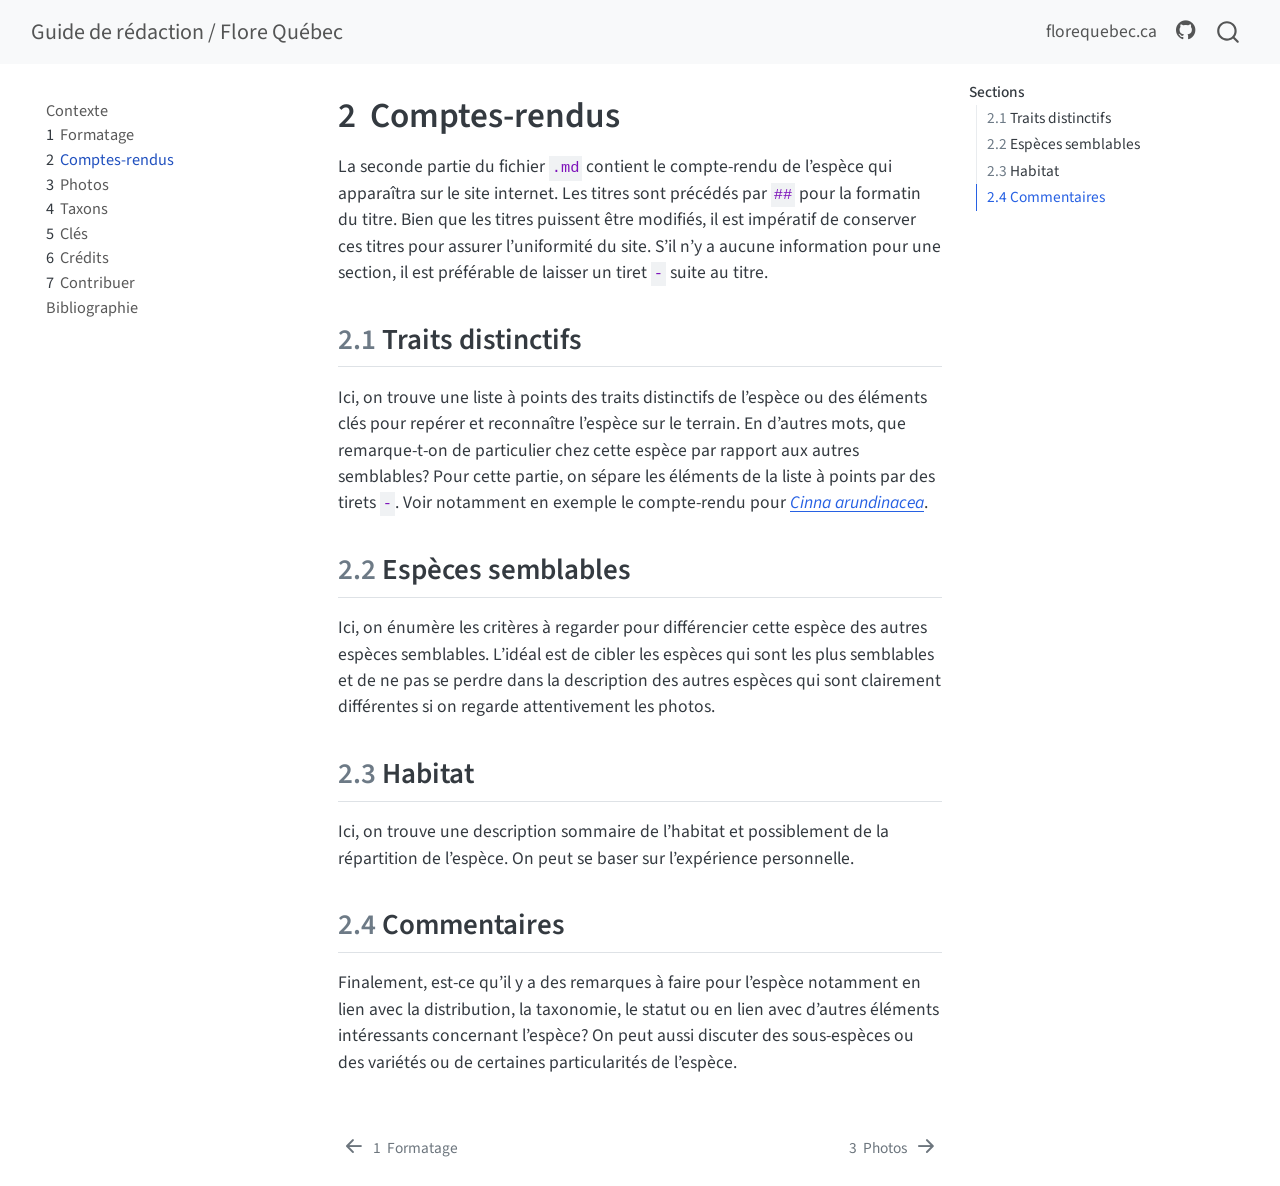
<file: docs/comptes-rendus.html>
<!DOCTYPE html>
<html xmlns="http://www.w3.org/1999/xhtml" lang="fr" xml:lang="fr"><head>

<meta charset="utf-8">
<meta name="generator" content="quarto-1.9.36">

<meta name="viewport" content="width=device-width, initial-scale=1.0, user-scalable=yes">


<title>2&nbsp; Comptes-rendus – Guide de rédaction / Flore Québec</title>
<style>
/* Default styles provided by pandoc.
** See https://pandoc.org/MANUAL.html#variables-for-html for config info.
*/
code{white-space: pre-wrap;}
span.smallcaps{font-variant: small-caps;}
div.columns{display: flex; gap: min(4vw, 1.5em);}
div.column{flex: auto; overflow-x: auto;}
div.hanging-indent{margin-left: 1.5em; text-indent: -1.5em;}
ul.task-list{list-style: none;}
ul.task-list li input[type="checkbox"] {
  width: 0.8em;
  margin: 0 0.8em 0.2em -1em; /* quarto-specific, see https://github.com/quarto-dev/quarto-cli/issues/4556 */ 
  vertical-align: middle;
}
</style>


<script src="site_libs/quarto-nav/quarto-nav.js"></script>
<script src="site_libs/quarto-nav/headroom.min.js"></script>
<script src="site_libs/clipboard/clipboard.min.js"></script>
<script src="site_libs/quarto-search/autocomplete.umd.js"></script>
<script src="site_libs/quarto-search/fuse.min.js"></script>
<script src="site_libs/quarto-search/quarto-search.js"></script>
<meta name="quarto:offset" content="./">
<link href="./photos.html" rel="next">
<link href="./formatage.html" rel="prev">
<script src="site_libs/quarto-html/quarto.js" type="module"></script>
<script src="site_libs/quarto-html/tabsets/tabsets.js" type="module"></script>
<script src="site_libs/quarto-html/popper.min.js"></script>
<script src="site_libs/quarto-html/tippy.umd.min.js"></script>
<script src="site_libs/quarto-html/anchor.min.js"></script>
<link href="site_libs/quarto-html/tippy.css" rel="stylesheet">
<link href="site_libs/quarto-html/quarto-syntax-highlighting-845c23b38eaddc0f92fda52bfe77a8c8.css" rel="stylesheet" id="quarto-text-highlighting-styles">
<script src="site_libs/bootstrap/bootstrap.min.js"></script>
<link href="site_libs/bootstrap/bootstrap-icons.css" rel="stylesheet">
<link href="site_libs/bootstrap/bootstrap-ec1f2ea3752e060361641b8ced26a7eb.min.css" rel="stylesheet" append-hash="true" id="quarto-bootstrap" data-mode="light">
<script id="quarto-search-options" type="application/json">{
  "location": "navbar",
  "copy-button": false,
  "collapse-after": 3,
  "panel-placement": "end",
  "type": "overlay",
  "limit": 50,
  "keyboard-shortcut": [
    "f",
    "/",
    "s"
  ],
  "show-item-context": false,
  "language": {
    "search-no-results-text": "Pas de résultats",
    "search-matching-documents-text": "documents trouvés",
    "search-copy-link-title": "Copier le lien vers la recherche",
    "search-hide-matches-text": "Cacher les correspondances additionnelles",
    "search-more-match-text": "correspondance de plus dans ce document",
    "search-more-matches-text": "correspondances de plus dans ce document",
    "search-clear-button-title": "Effacer",
    "search-text-placeholder": "",
    "search-detached-cancel-button-title": "Annuler",
    "search-submit-button-title": "Envoyer",
    "search-label": "Recherche"
  }
}</script>


</head>

<body class="nav-sidebar floating nav-fixed quarto-light">

<div id="quarto-search-results"></div>
  <header id="quarto-header" class="headroom fixed-top">
    <nav class="navbar navbar-expand-lg " data-bs-theme="dark">
      <div class="navbar-container container-fluid">
      <div class="navbar-brand-container mx-auto">
    <a class="navbar-brand" href="./index.html">
    <span class="navbar-title">Guide de rédaction / Flore Québec</span>
    </a>
  </div>
            <div id="quarto-search" class="" title="Recherche"></div>
          <button class="navbar-toggler" type="button" data-bs-toggle="collapse" data-bs-target="#navbarCollapse" aria-controls="navbarCollapse" role="menu" aria-expanded="false" aria-label="Basculer la navigation" onclick="if (window.quartoToggleHeadroom) { window.quartoToggleHeadroom(); }">
  <span class="navbar-toggler-icon"></span>
</button>
          <div class="collapse navbar-collapse" id="navbarCollapse">
            <ul class="navbar-nav navbar-nav-scroll ms-auto">
  <li class="nav-item">
    <a class="nav-link" href="https://florequebec.ca"> 
<span class="menu-text">florequebec.ca</span></a>
  </li>  
  <li class="nav-item compact">
    <a class="nav-link" href="https://github.com/flore.quebec/guide"> <i class="bi bi-github" role="img">
</i> 
<span class="menu-text"></span></a>
  </li>  
</ul>
          </div> <!-- /navcollapse -->
            <div class="quarto-navbar-tools">
</div>
      </div> <!-- /container-fluid -->
    </nav>
  <nav class="quarto-secondary-nav">
    <div class="container-fluid d-flex">
      <button type="button" class="quarto-btn-toggle btn" data-bs-toggle="collapse" role="button" data-bs-target=".quarto-sidebar-collapse-item" aria-controls="quarto-sidebar" aria-expanded="false" aria-label="Basculer la barre latérale" onclick="if (window.quartoToggleHeadroom) { window.quartoToggleHeadroom(); }">
        <i class="bi bi-layout-text-sidebar-reverse"></i>
      </button>
        <nav class="quarto-page-breadcrumbs" aria-label="breadcrumb"><ol class="breadcrumb"><li class="breadcrumb-item"><a href="./comptes-rendus.html"><span class="chapter-number">2</span>&nbsp; <span class="chapter-title">Comptes-rendus</span></a></li></ol></nav>
        <a class="flex-grow-1" role="navigation" data-bs-toggle="collapse" data-bs-target=".quarto-sidebar-collapse-item" aria-controls="quarto-sidebar" aria-expanded="false" aria-label="Basculer la barre latérale" onclick="if (window.quartoToggleHeadroom) { window.quartoToggleHeadroom(); }">      
        </a>
    </div>
  </nav>
</header>
<!-- content -->
<div id="quarto-content" class="quarto-container page-columns page-rows-contents page-layout-article page-navbar">
<!-- sidebar -->
  <nav id="quarto-sidebar" class="sidebar collapse collapse-horizontal quarto-sidebar-collapse-item sidebar-navigation floating overflow-auto">
    <div class="sidebar-menu-container"> 
    <ul class="list-unstyled mt-1">
        <li class="sidebar-item">
  <div class="sidebar-item-container"> 
  <a href="./index.html" class="sidebar-item-text sidebar-link">
 <span class="menu-text">Contexte</span></a>
  </div>
</li>
        <li class="sidebar-item">
  <div class="sidebar-item-container"> 
  <a href="./formatage.html" class="sidebar-item-text sidebar-link">
 <span class="menu-text"><span class="chapter-number">1</span>&nbsp; <span class="chapter-title">Formatage</span></span></a>
  </div>
</li>
        <li class="sidebar-item">
  <div class="sidebar-item-container"> 
  <a href="./comptes-rendus.html" class="sidebar-item-text sidebar-link active">
 <span class="menu-text"><span class="chapter-number">2</span>&nbsp; <span class="chapter-title">Comptes-rendus</span></span></a>
  </div>
</li>
        <li class="sidebar-item">
  <div class="sidebar-item-container"> 
  <a href="./photos.html" class="sidebar-item-text sidebar-link">
 <span class="menu-text"><span class="chapter-number">3</span>&nbsp; <span class="chapter-title">Photos</span></span></a>
  </div>
</li>
        <li class="sidebar-item">
  <div class="sidebar-item-container"> 
  <a href="./taxons.html" class="sidebar-item-text sidebar-link">
 <span class="menu-text"><span class="chapter-number">4</span>&nbsp; <span class="chapter-title">Taxons</span></span></a>
  </div>
</li>
        <li class="sidebar-item">
  <div class="sidebar-item-container"> 
  <a href="./clés.html" class="sidebar-item-text sidebar-link">
 <span class="menu-text"><span class="chapter-number">5</span>&nbsp; <span class="chapter-title">Clés</span></span></a>
  </div>
</li>
        <li class="sidebar-item">
  <div class="sidebar-item-container"> 
  <a href="./crédits.html" class="sidebar-item-text sidebar-link">
 <span class="menu-text"><span class="chapter-number">6</span>&nbsp; <span class="chapter-title">Crédits</span></span></a>
  </div>
</li>
        <li class="sidebar-item">
  <div class="sidebar-item-container"> 
  <a href="./contribuer.html" class="sidebar-item-text sidebar-link">
 <span class="menu-text"><span class="chapter-number">7</span>&nbsp; <span class="chapter-title">Contribuer</span></span></a>
  </div>
</li>
        <li class="sidebar-item">
  <div class="sidebar-item-container"> 
  <a href="./references.html" class="sidebar-item-text sidebar-link">
 <span class="menu-text">Bibliographie</span></a>
  </div>
</li>
    </ul>
    </div>
</nav>
<div id="quarto-sidebar-glass" class="quarto-sidebar-collapse-item" data-bs-toggle="collapse" data-bs-target=".quarto-sidebar-collapse-item"></div>
<!-- margin-sidebar -->
    <div id="quarto-margin-sidebar" class="sidebar margin-sidebar">
        <nav id="TOC" role="doc-toc" class="toc-active">
    <h2 id="toc-title">Sections</h2>
   
  <ul>
  <li><a href="#traits-distinctifs" id="toc-traits-distinctifs" class="nav-link active" data-scroll-target="#traits-distinctifs"><span class="header-section-number">2.1</span> Traits distinctifs</a></li>
  <li><a href="#espèces-semblables" id="toc-espèces-semblables" class="nav-link" data-scroll-target="#espèces-semblables"><span class="header-section-number">2.2</span> Espèces semblables</a></li>
  <li><a href="#habitat" id="toc-habitat" class="nav-link" data-scroll-target="#habitat"><span class="header-section-number">2.3</span> Habitat</a></li>
  <li><a href="#commentaires" id="toc-commentaires" class="nav-link" data-scroll-target="#commentaires"><span class="header-section-number">2.4</span> Commentaires</a></li>
  </ul>
</nav>
    </div>
<!-- main -->
<main class="content" id="quarto-document-content">

<header id="title-block-header" class="quarto-title-block default">
<div class="quarto-title">
<h1 class="title"><span class="chapter-number">2</span>&nbsp; <span class="chapter-title">Comptes-rendus</span></h1>
</div>



<div class="quarto-title-meta">

    
  
    
  </div>
  


</header>


<p>La seconde partie du fichier <code>.md</code> contient le compte-rendu de l’espèce qui apparaîtra sur le site internet. Les titres sont précédés par <code>##</code> pour la formatin du titre. Bien que les titres puissent être modifiés, il est impératif de conserver ces titres pour assurer l’uniformité du site. S’il n’y a aucune information pour une section, il est préférable de laisser un tiret <code>-</code> suite au titre.</p>
<section id="traits-distinctifs" class="level2" data-number="2.1">
<h2 data-number="2.1" class="anchored" data-anchor-id="traits-distinctifs"><span class="header-section-number">2.1</span> Traits distinctifs</h2>
<p>Ici, on trouve une liste à points des traits distinctifs de l’espèce ou des éléments clés pour repérer et reconnaître l’espèce sur le terrain. En d’autres mots, que remarque-t-on de particulier chez cette espèce par rapport aux autres semblables? Pour cette partie, on sépare les éléments de la liste à points par des tirets <code>-</code>. Voir notamment en exemple le compte-rendu pour <a href="https://github.com/frousseu/floreduquebecsp/blob/main/Esp%C3%A8ces/Poaceae/Cinna/Cinna_arundinacea.md?plain=1"><em>Cinna arundinacea</em></a>.</p>
</section>
<section id="espèces-semblables" class="level2" data-number="2.2">
<h2 data-number="2.2" class="anchored" data-anchor-id="espèces-semblables"><span class="header-section-number">2.2</span> Espèces semblables</h2>
<p>Ici, on énumère les critères à regarder pour différencier cette espèce des autres espèces semblables. L’idéal est de cibler les espèces qui sont les plus semblables et de ne pas se perdre dans la description des autres espèces qui sont clairement différentes si on regarde attentivement les photos.</p>
</section>
<section id="habitat" class="level2" data-number="2.3">
<h2 data-number="2.3" class="anchored" data-anchor-id="habitat"><span class="header-section-number">2.3</span> Habitat</h2>
<p>Ici, on trouve une description sommaire de l’habitat et possiblement de la répartition de l’espèce. On peut se baser sur l’expérience personnelle.</p>
</section>
<section id="commentaires" class="level2" data-number="2.4">
<h2 data-number="2.4" class="anchored" data-anchor-id="commentaires"><span class="header-section-number">2.4</span> Commentaires</h2>
<p>Finalement, est-ce qu’il y a des remarques à faire pour l’espèce notamment en lien avec la distribution, la taxonomie, le statut ou en lien avec d’autres éléments intéressants concernant l’espèce? On peut aussi discuter des sous-espèces ou des variétés ou de certaines particularités de l’espèce.</p>


</section>

</main> <!-- /main -->
<script id="quarto-html-after-body" type="application/javascript">
  window.document.addEventListener("DOMContentLoaded", function (event) {
    const icon = "";
    const anchorJS = new window.AnchorJS();
    anchorJS.options = {
      placement: 'right',
      icon: icon
    };
    anchorJS.add('.anchored');
    const isCodeAnnotation = (el) => {
      for (const clz of el.classList) {
        if (clz.startsWith('code-annotation-')) {                     
          return true;
        }
      }
      return false;
    }
    const onCopySuccess = function(e) {
      // button target
      const button = e.trigger;
      // don't keep focus
      button.blur();
      // flash "checked"
      button.classList.add('code-copy-button-checked');
      var currentTitle = button.getAttribute("title");
      button.setAttribute("title", "Copié");
      let tooltip;
      if (window.bootstrap) {
        button.setAttribute("data-bs-toggle", "tooltip");
        button.setAttribute("data-bs-placement", "left");
        button.setAttribute("data-bs-title", "Copié");
        tooltip = new bootstrap.Tooltip(button, 
          { trigger: "manual", 
            customClass: "code-copy-button-tooltip",
            offset: [0, -8]});
        tooltip.show();    
      }
      setTimeout(function() {
        if (tooltip) {
          tooltip.hide();
          button.removeAttribute("data-bs-title");
          button.removeAttribute("data-bs-toggle");
          button.removeAttribute("data-bs-placement");
        }
        button.setAttribute("title", currentTitle);
        button.classList.remove('code-copy-button-checked');
      }, 1000);
      // clear code selection
      e.clearSelection();
    }
    const getTextToCopy = function(trigger) {
      const outerScaffold = trigger.parentElement.cloneNode(true);
      const codeEl = outerScaffold.querySelector('code');
      for (const childEl of codeEl.children) {
        if (isCodeAnnotation(childEl)) {
          childEl.remove();
        }
      }
      return codeEl.innerText;
    }
    const clipboard = new window.ClipboardJS('.code-copy-button:not([data-in-quarto-modal])', {
      text: getTextToCopy
    });
    clipboard.on('success', onCopySuccess);
    if (window.document.getElementById('quarto-embedded-source-code-modal')) {
      const clipboardModal = new window.ClipboardJS('.code-copy-button[data-in-quarto-modal]', {
        text: getTextToCopy,
        container: window.document.getElementById('quarto-embedded-source-code-modal')
      });
      clipboardModal.on('success', onCopySuccess);
    }
      var localhostRegex = new RegExp(/^(?:http|https):\/\/localhost\:?[0-9]*\//);
      var mailtoRegex = new RegExp(/^mailto:/);
        var filterRegex = new RegExp('/' + window.location.host + '/');
      var isInternal = (href) => {
          return filterRegex.test(href) || localhostRegex.test(href) || mailtoRegex.test(href);
      }
      // Inspect non-navigation links and adorn them if external
     var links = window.document.querySelectorAll('a[href]:not(.nav-link):not(.navbar-brand):not(.toc-action):not(.sidebar-link):not(.sidebar-item-toggle):not(.pagination-link):not(.no-external):not([aria-hidden]):not(.dropdown-item):not(.quarto-navigation-tool):not(.about-link)');
      for (var i=0; i<links.length; i++) {
        const link = links[i];
        if (!isInternal(link.href)) {
          // undo the damage that might have been done by quarto-nav.js in the case of
          // links that we want to consider external
          if (link.dataset.originalHref !== undefined) {
            link.href = link.dataset.originalHref;
          }
        }
      }
    function tippyHover(el, contentFn, onTriggerFn, onUntriggerFn) {
      const config = {
        allowHTML: true,
        maxWidth: 500,
        delay: 100,
        arrow: false,
        appendTo: function(el) {
            return el.parentElement;
        },
        interactive: true,
        interactiveBorder: 10,
        theme: 'quarto',
        placement: 'bottom-start',
      };
      if (contentFn) {
        config.content = contentFn;
      }
      if (onTriggerFn) {
        config.onTrigger = onTriggerFn;
      }
      if (onUntriggerFn) {
        config.onUntrigger = onUntriggerFn;
      }
      window.tippy(el, config); 
    }
    const noterefs = window.document.querySelectorAll('a[role="doc-noteref"]');
    for (var i=0; i<noterefs.length; i++) {
      const ref = noterefs[i];
      tippyHover(ref, function() {
        // use id or data attribute instead here
        let href = ref.getAttribute('data-footnote-href') || ref.getAttribute('href');
        try { href = new URL(href).hash; } catch {}
        const id = href.replace(/^#\/?/, "");
        const note = window.document.getElementById(id);
        if (note) {
          return note.innerHTML;
        } else {
          return "";
        }
      });
    }
    const xrefs = window.document.querySelectorAll('a.quarto-xref');
    const processXRef = (id, note) => {
      // Strip column container classes
      const stripColumnClz = (el) => {
        el.classList.remove("page-full", "page-columns");
        if (el.children) {
          for (const child of el.children) {
            stripColumnClz(child);
          }
        }
      }
      stripColumnClz(note)
      if (id === null || id.startsWith('sec-')) {
        // Special case sections, only their first couple elements
        const container = document.createElement("div");
        if (note.children && note.children.length > 2) {
          container.appendChild(note.children[0].cloneNode(true));
          for (let i = 1; i < note.children.length; i++) {
            const child = note.children[i];
            if (child.tagName === "P" && child.innerText === "") {
              continue;
            } else {
              container.appendChild(child.cloneNode(true));
              break;
            }
          }
          if (window.Quarto?.typesetMath) {
            window.Quarto.typesetMath(container);
          }
          return container.innerHTML
        } else {
          if (window.Quarto?.typesetMath) {
            window.Quarto.typesetMath(note);
          }
          return note.innerHTML;
        }
      } else {
        // Remove any anchor links if they are present
        const anchorLink = note.querySelector('a.anchorjs-link');
        if (anchorLink) {
          anchorLink.remove();
        }
        if (window.Quarto?.typesetMath) {
          window.Quarto.typesetMath(note);
        }
        if (note.classList.contains("callout")) {
          return note.outerHTML;
        } else {
          return note.innerHTML;
        }
      }
    }
    for (var i=0; i<xrefs.length; i++) {
      const xref = xrefs[i];
      tippyHover(xref, undefined, function(instance) {
        instance.disable();
        let url = xref.getAttribute('href');
        let hash = undefined; 
        if (url.startsWith('#')) {
          hash = url;
        } else {
          try { hash = new URL(url).hash; } catch {}
        }
        if (hash) {
          const id = hash.replace(/^#\/?/, "");
          const note = window.document.getElementById(id);
          if (note !== null) {
            try {
              const html = processXRef(id, note.cloneNode(true));
              instance.setContent(html);
            } finally {
              instance.enable();
              instance.show();
            }
          } else {
            // See if we can fetch this
            fetch(url.split('#')[0])
            .then(res => res.text())
            .then(html => {
              const parser = new DOMParser();
              const htmlDoc = parser.parseFromString(html, "text/html");
              const note = htmlDoc.getElementById(id);
              if (note !== null) {
                const html = processXRef(id, note);
                instance.setContent(html);
              } 
            }).finally(() => {
              instance.enable();
              instance.show();
            });
          }
        } else {
          // See if we can fetch a full url (with no hash to target)
          // This is a special case and we should probably do some content thinning / targeting
          fetch(url)
          .then(res => res.text())
          .then(html => {
            const parser = new DOMParser();
            const htmlDoc = parser.parseFromString(html, "text/html");
            const note = htmlDoc.querySelector('main.content');
            if (note !== null) {
              // This should only happen for chapter cross references
              // (since there is no id in the URL)
              // remove the first header
              if (note.children.length > 0 && note.children[0].tagName === "HEADER") {
                note.children[0].remove();
              }
              const html = processXRef(null, note);
              instance.setContent(html);
            } 
          }).finally(() => {
            instance.enable();
            instance.show();
          });
        }
      }, function(instance) {
      });
    }
        let selectedAnnoteEl;
        const selectorForAnnotation = ( cell, annotation) => {
          let cellAttr = 'data-code-cell="' + cell + '"';
          let lineAttr = 'data-code-annotation="' +  annotation + '"';
          const selector = 'span[' + cellAttr + '][' + lineAttr + ']';
          return selector;
        }
        const selectCodeLines = (annoteEl) => {
          const doc = window.document;
          const targetCell = annoteEl.getAttribute("data-target-cell");
          const targetAnnotation = annoteEl.getAttribute("data-target-annotation");
          const annoteSpan = window.document.querySelector(selectorForAnnotation(targetCell, targetAnnotation));
          const lines = annoteSpan.getAttribute("data-code-lines").split(",");
          const lineIds = lines.map((line) => {
            return targetCell + "-" + line;
          })
          let top = null;
          let height = null;
          let parent = null;
          if (lineIds.length > 0) {
              //compute the position of the single el (top and bottom and make a div)
              const el = window.document.getElementById(lineIds[0]);
              top = el.offsetTop;
              height = el.offsetHeight;
              parent = el.parentElement.parentElement;
            if (lineIds.length > 1) {
              const lastEl = window.document.getElementById(lineIds[lineIds.length - 1]);
              const bottom = lastEl.offsetTop + lastEl.offsetHeight;
              height = bottom - top;
            }
            if (top !== null && height !== null && parent !== null) {
              // cook up a div (if necessary) and position it 
              let div = window.document.getElementById("code-annotation-line-highlight");
              if (div === null) {
                div = window.document.createElement("div");
                div.setAttribute("id", "code-annotation-line-highlight");
                div.style.position = 'absolute';
                parent.appendChild(div);
              }
              div.style.top = top - 2 + "px";
              div.style.height = height + 4 + "px";
              div.style.left = 0;
              let gutterDiv = window.document.getElementById("code-annotation-line-highlight-gutter");
              if (gutterDiv === null) {
                gutterDiv = window.document.createElement("div");
                gutterDiv.setAttribute("id", "code-annotation-line-highlight-gutter");
                gutterDiv.style.position = 'absolute';
                const codeCell = window.document.getElementById(targetCell);
                const gutter = codeCell.querySelector('.code-annotation-gutter');
                gutter.appendChild(gutterDiv);
              }
              gutterDiv.style.top = top - 2 + "px";
              gutterDiv.style.height = height + 4 + "px";
            }
            selectedAnnoteEl = annoteEl;
          }
        };
        const unselectCodeLines = () => {
          const elementsIds = ["code-annotation-line-highlight", "code-annotation-line-highlight-gutter"];
          elementsIds.forEach((elId) => {
            const div = window.document.getElementById(elId);
            if (div) {
              div.remove();
            }
          });
          selectedAnnoteEl = undefined;
        };
          // Handle positioning of the toggle
      window.addEventListener(
        "resize",
        throttle(() => {
          elRect = undefined;
          if (selectedAnnoteEl) {
            selectCodeLines(selectedAnnoteEl);
          }
        }, 10)
      );
      function throttle(fn, ms) {
      let throttle = false;
      let timer;
        return (...args) => {
          if(!throttle) { // first call gets through
              fn.apply(this, args);
              throttle = true;
          } else { // all the others get throttled
              if(timer) clearTimeout(timer); // cancel #2
              timer = setTimeout(() => {
                fn.apply(this, args);
                timer = throttle = false;
              }, ms);
          }
        };
      }
        // Attach click handler to the DT
        const annoteDls = window.document.querySelectorAll('dt[data-target-cell]');
        for (const annoteDlNode of annoteDls) {
          annoteDlNode.addEventListener('click', (event) => {
            const clickedEl = event.target;
            if (clickedEl !== selectedAnnoteEl) {
              unselectCodeLines();
              const activeEl = window.document.querySelector('dt[data-target-cell].code-annotation-active');
              if (activeEl) {
                activeEl.classList.remove('code-annotation-active');
              }
              selectCodeLines(clickedEl);
              clickedEl.classList.add('code-annotation-active');
            } else {
              // Unselect the line
              unselectCodeLines();
              clickedEl.classList.remove('code-annotation-active');
            }
          });
        }
    const findCites = (el) => {
      const parentEl = el.parentElement;
      if (parentEl) {
        const cites = parentEl.dataset.cites;
        if (cites) {
          return {
            el,
            cites: cites.split(' ')
          };
        } else {
          return findCites(el.parentElement)
        }
      } else {
        return undefined;
      }
    };
    var bibliorefs = window.document.querySelectorAll('a[role="doc-biblioref"]');
    for (var i=0; i<bibliorefs.length; i++) {
      const ref = bibliorefs[i];
      const citeInfo = findCites(ref);
      if (citeInfo) {
        tippyHover(citeInfo.el, function() {
          var popup = window.document.createElement('div');
          citeInfo.cites.forEach(function(cite) {
            var citeDiv = window.document.createElement('div');
            citeDiv.classList.add('hanging-indent');
            citeDiv.classList.add('csl-entry');
            var biblioDiv = window.document.getElementById('ref-' + cite);
            if (biblioDiv) {
              citeDiv.innerHTML = biblioDiv.innerHTML;
            }
            popup.appendChild(citeDiv);
          });
          return popup.innerHTML;
        });
      }
    }
  });
  </script>
<nav class="page-navigation">
  <div class="nav-page nav-page-previous">
      <a href="./formatage.html" class="pagination-link" aria-label="Formatage">
        <i class="bi bi-arrow-left-short"></i> <span class="nav-page-text"><span class="chapter-number">1</span>&nbsp; <span class="chapter-title">Formatage</span></span>
      </a>          
  </div>
  <div class="nav-page nav-page-next">
      <a href="./photos.html" class="pagination-link" aria-label="Photos">
        <span class="nav-page-text"><span class="chapter-number">3</span>&nbsp; <span class="chapter-title">Photos</span></span> <i class="bi bi-arrow-right-short"></i>
      </a>
  </div>
</nav>
</div> <!-- /content -->




</body></html>
</file>
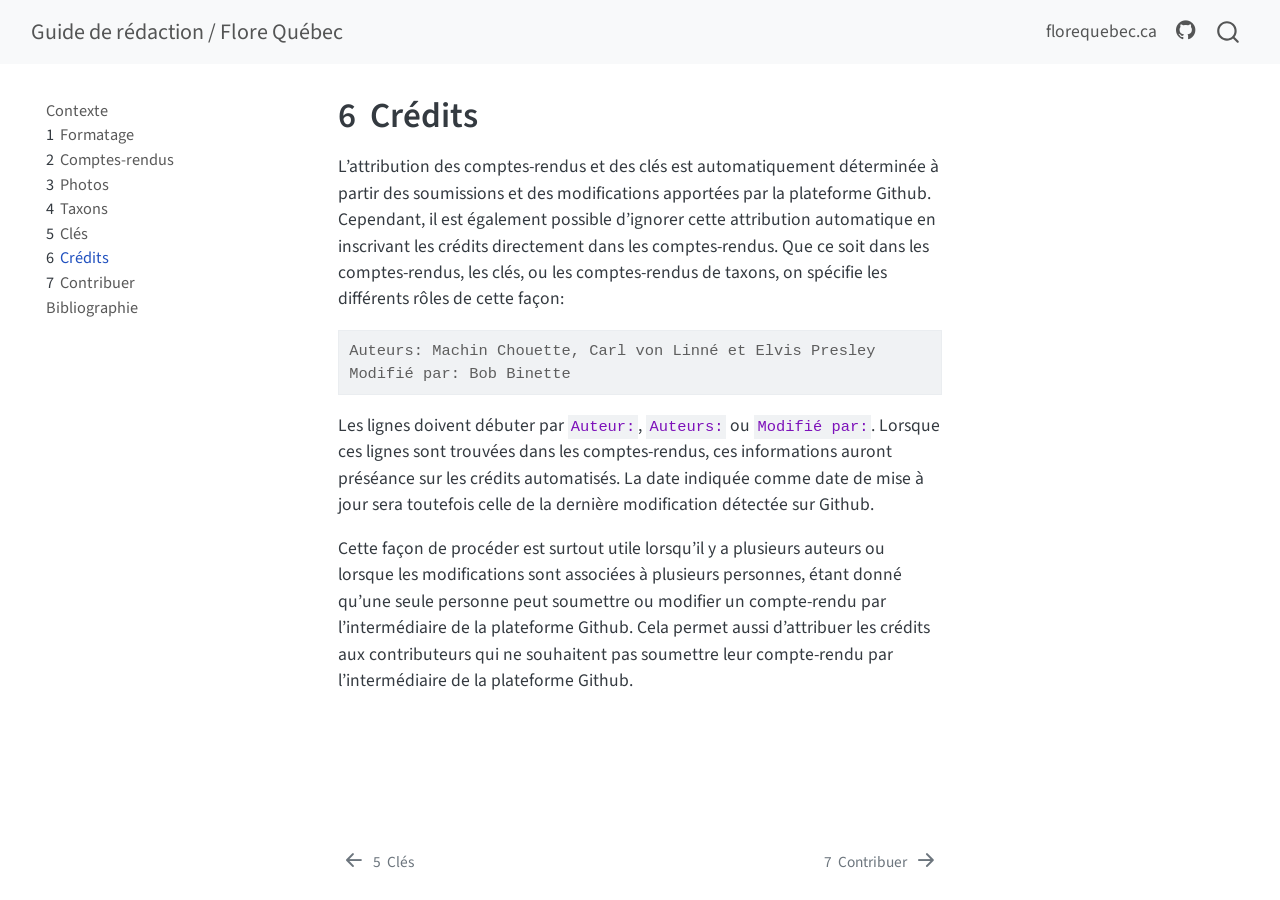
<file: docs/crédits.html>
<!DOCTYPE html>
<html xmlns="http://www.w3.org/1999/xhtml" lang="fr" xml:lang="fr"><head>

<meta charset="utf-8">
<meta name="generator" content="quarto-1.9.36">

<meta name="viewport" content="width=device-width, initial-scale=1.0, user-scalable=yes">


<title>6&nbsp; Crédits – Guide de rédaction / Flore Québec</title>
<style>
/* Default styles provided by pandoc.
** See https://pandoc.org/MANUAL.html#variables-for-html for config info.
*/
code{white-space: pre-wrap;}
span.smallcaps{font-variant: small-caps;}
div.columns{display: flex; gap: min(4vw, 1.5em);}
div.column{flex: auto; overflow-x: auto;}
div.hanging-indent{margin-left: 1.5em; text-indent: -1.5em;}
ul.task-list{list-style: none;}
ul.task-list li input[type="checkbox"] {
  width: 0.8em;
  margin: 0 0.8em 0.2em -1em; /* quarto-specific, see https://github.com/quarto-dev/quarto-cli/issues/4556 */ 
  vertical-align: middle;
}
/* CSS for syntax highlighting */
html { -webkit-text-size-adjust: 100%; }
pre > code.sourceCode { white-space: pre; position: relative; }
pre > code.sourceCode > span { display: inline-block; line-height: 1.25; }
pre > code.sourceCode > span:empty { height: 1.2em; }
.sourceCode { overflow: visible; }
code.sourceCode > span { color: inherit; text-decoration: inherit; }
div.sourceCode { margin: 1em 0; }
pre.sourceCode { margin: 0; }
@media screen {
div.sourceCode { overflow: auto; }
}
@media print {
pre > code.sourceCode { white-space: pre-wrap; }
pre > code.sourceCode > span { text-indent: -5em; padding-left: 5em; }
}
pre.numberSource code
  { counter-reset: source-line 0; }
pre.numberSource code > span
  { position: relative; left: -4em; counter-increment: source-line; }
pre.numberSource code > span > a:first-child::before
  { content: counter(source-line);
    position: relative; left: -1em; text-align: right; vertical-align: baseline;
    border: none; display: inline-block;
    -webkit-touch-callout: none; -webkit-user-select: none;
    -khtml-user-select: none; -moz-user-select: none;
    -ms-user-select: none; user-select: none;
    padding: 0 4px; width: 4em;
  }
pre.numberSource { margin-left: 3em;  padding-left: 4px; }
div.sourceCode
  {   }
@media screen {
pre > code.sourceCode > span > a:first-child::before { text-decoration: underline; }
}
</style>


<script src="site_libs/quarto-nav/quarto-nav.js"></script>
<script src="site_libs/quarto-nav/headroom.min.js"></script>
<script src="site_libs/clipboard/clipboard.min.js"></script>
<script src="site_libs/quarto-search/autocomplete.umd.js"></script>
<script src="site_libs/quarto-search/fuse.min.js"></script>
<script src="site_libs/quarto-search/quarto-search.js"></script>
<meta name="quarto:offset" content="./">
<link href="./contribuer.html" rel="next">
<link href="./clés.html" rel="prev">
<script src="site_libs/quarto-html/quarto.js" type="module"></script>
<script src="site_libs/quarto-html/tabsets/tabsets.js" type="module"></script>
<script src="site_libs/quarto-html/popper.min.js"></script>
<script src="site_libs/quarto-html/tippy.umd.min.js"></script>
<script src="site_libs/quarto-html/anchor.min.js"></script>
<link href="site_libs/quarto-html/tippy.css" rel="stylesheet">
<link href="site_libs/quarto-html/quarto-syntax-highlighting-845c23b38eaddc0f92fda52bfe77a8c8.css" rel="stylesheet" id="quarto-text-highlighting-styles">
<script src="site_libs/bootstrap/bootstrap.min.js"></script>
<link href="site_libs/bootstrap/bootstrap-icons.css" rel="stylesheet">
<link href="site_libs/bootstrap/bootstrap-ec1f2ea3752e060361641b8ced26a7eb.min.css" rel="stylesheet" append-hash="true" id="quarto-bootstrap" data-mode="light">
<script id="quarto-search-options" type="application/json">{
  "location": "navbar",
  "copy-button": false,
  "collapse-after": 3,
  "panel-placement": "end",
  "type": "overlay",
  "limit": 50,
  "keyboard-shortcut": [
    "f",
    "/",
    "s"
  ],
  "show-item-context": false,
  "language": {
    "search-no-results-text": "Pas de résultats",
    "search-matching-documents-text": "documents trouvés",
    "search-copy-link-title": "Copier le lien vers la recherche",
    "search-hide-matches-text": "Cacher les correspondances additionnelles",
    "search-more-match-text": "correspondance de plus dans ce document",
    "search-more-matches-text": "correspondances de plus dans ce document",
    "search-clear-button-title": "Effacer",
    "search-text-placeholder": "",
    "search-detached-cancel-button-title": "Annuler",
    "search-submit-button-title": "Envoyer",
    "search-label": "Recherche"
  }
}</script>


</head>

<body class="nav-sidebar floating nav-fixed quarto-light">

<div id="quarto-search-results"></div>
  <header id="quarto-header" class="headroom fixed-top">
    <nav class="navbar navbar-expand-lg " data-bs-theme="dark">
      <div class="navbar-container container-fluid">
      <div class="navbar-brand-container mx-auto">
    <a class="navbar-brand" href="./index.html">
    <span class="navbar-title">Guide de rédaction / Flore Québec</span>
    </a>
  </div>
            <div id="quarto-search" class="" title="Recherche"></div>
          <button class="navbar-toggler" type="button" data-bs-toggle="collapse" data-bs-target="#navbarCollapse" aria-controls="navbarCollapse" role="menu" aria-expanded="false" aria-label="Basculer la navigation" onclick="if (window.quartoToggleHeadroom) { window.quartoToggleHeadroom(); }">
  <span class="navbar-toggler-icon"></span>
</button>
          <div class="collapse navbar-collapse" id="navbarCollapse">
            <ul class="navbar-nav navbar-nav-scroll ms-auto">
  <li class="nav-item">
    <a class="nav-link" href="https://florequebec.ca"> 
<span class="menu-text">florequebec.ca</span></a>
  </li>  
  <li class="nav-item compact">
    <a class="nav-link" href="https://github.com/flore.quebec/guide"> <i class="bi bi-github" role="img">
</i> 
<span class="menu-text"></span></a>
  </li>  
</ul>
          </div> <!-- /navcollapse -->
            <div class="quarto-navbar-tools">
</div>
      </div> <!-- /container-fluid -->
    </nav>
  <nav class="quarto-secondary-nav">
    <div class="container-fluid d-flex">
      <button type="button" class="quarto-btn-toggle btn" data-bs-toggle="collapse" role="button" data-bs-target=".quarto-sidebar-collapse-item" aria-controls="quarto-sidebar" aria-expanded="false" aria-label="Basculer la barre latérale" onclick="if (window.quartoToggleHeadroom) { window.quartoToggleHeadroom(); }">
        <i class="bi bi-layout-text-sidebar-reverse"></i>
      </button>
        <nav class="quarto-page-breadcrumbs" aria-label="breadcrumb"><ol class="breadcrumb"><li class="breadcrumb-item"><a href="./crédits.html"><span class="chapter-number">6</span>&nbsp; <span class="chapter-title">Crédits</span></a></li></ol></nav>
        <a class="flex-grow-1" role="navigation" data-bs-toggle="collapse" data-bs-target=".quarto-sidebar-collapse-item" aria-controls="quarto-sidebar" aria-expanded="false" aria-label="Basculer la barre latérale" onclick="if (window.quartoToggleHeadroom) { window.quartoToggleHeadroom(); }">      
        </a>
    </div>
  </nav>
</header>
<!-- content -->
<div id="quarto-content" class="quarto-container page-columns page-rows-contents page-layout-article page-navbar">
<!-- sidebar -->
  <nav id="quarto-sidebar" class="sidebar collapse collapse-horizontal quarto-sidebar-collapse-item sidebar-navigation floating overflow-auto">
    <div class="sidebar-menu-container"> 
    <ul class="list-unstyled mt-1">
        <li class="sidebar-item">
  <div class="sidebar-item-container"> 
  <a href="./index.html" class="sidebar-item-text sidebar-link">
 <span class="menu-text">Contexte</span></a>
  </div>
</li>
        <li class="sidebar-item">
  <div class="sidebar-item-container"> 
  <a href="./formatage.html" class="sidebar-item-text sidebar-link">
 <span class="menu-text"><span class="chapter-number">1</span>&nbsp; <span class="chapter-title">Formatage</span></span></a>
  </div>
</li>
        <li class="sidebar-item">
  <div class="sidebar-item-container"> 
  <a href="./comptes-rendus.html" class="sidebar-item-text sidebar-link">
 <span class="menu-text"><span class="chapter-number">2</span>&nbsp; <span class="chapter-title">Comptes-rendus</span></span></a>
  </div>
</li>
        <li class="sidebar-item">
  <div class="sidebar-item-container"> 
  <a href="./photos.html" class="sidebar-item-text sidebar-link">
 <span class="menu-text"><span class="chapter-number">3</span>&nbsp; <span class="chapter-title">Photos</span></span></a>
  </div>
</li>
        <li class="sidebar-item">
  <div class="sidebar-item-container"> 
  <a href="./taxons.html" class="sidebar-item-text sidebar-link">
 <span class="menu-text"><span class="chapter-number">4</span>&nbsp; <span class="chapter-title">Taxons</span></span></a>
  </div>
</li>
        <li class="sidebar-item">
  <div class="sidebar-item-container"> 
  <a href="./clés.html" class="sidebar-item-text sidebar-link">
 <span class="menu-text"><span class="chapter-number">5</span>&nbsp; <span class="chapter-title">Clés</span></span></a>
  </div>
</li>
        <li class="sidebar-item">
  <div class="sidebar-item-container"> 
  <a href="./crédits.html" class="sidebar-item-text sidebar-link active">
 <span class="menu-text"><span class="chapter-number">6</span>&nbsp; <span class="chapter-title">Crédits</span></span></a>
  </div>
</li>
        <li class="sidebar-item">
  <div class="sidebar-item-container"> 
  <a href="./contribuer.html" class="sidebar-item-text sidebar-link">
 <span class="menu-text"><span class="chapter-number">7</span>&nbsp; <span class="chapter-title">Contribuer</span></span></a>
  </div>
</li>
        <li class="sidebar-item">
  <div class="sidebar-item-container"> 
  <a href="./references.html" class="sidebar-item-text sidebar-link">
 <span class="menu-text">Bibliographie</span></a>
  </div>
</li>
    </ul>
    </div>
</nav>
<div id="quarto-sidebar-glass" class="quarto-sidebar-collapse-item" data-bs-toggle="collapse" data-bs-target=".quarto-sidebar-collapse-item"></div>
<!-- margin-sidebar -->
    <div id="quarto-margin-sidebar" class="sidebar margin-sidebar zindex-bottom">
        
    </div>
<!-- main -->
<main class="content" id="quarto-document-content">

<header id="title-block-header" class="quarto-title-block default">
<div class="quarto-title">
<h1 class="title"><span class="chapter-number">6</span>&nbsp; <span class="chapter-title">Crédits</span></h1>
</div>



<div class="quarto-title-meta">

    
  
    
  </div>
  


</header>


<p>L’attribution des comptes-rendus et des clés est automatiquement déterminée à partir des soumissions et des modifications apportées par la plateforme Github. Cependant, il est également possible d’ignorer cette attribution automatique en inscrivant les crédits directement dans les comptes-rendus. Que ce soit dans les comptes-rendus, les clés, ou les comptes-rendus de taxons, on spécifie les différents rôles de cette façon:</p>
<div class="code-copy-outer-scaffold"><div class="sourceCode" id="cb1"><pre class="sourceCode md code-with-copy"><code class="sourceCode markdown"><span id="cb1-1"><a href="#cb1-1" aria-hidden="true" tabindex="-1"></a><span class="an">Auteurs:</span><span class="co"> Machin Chouette, Carl von Linné et Elvis Presley</span></span>
<span id="cb1-2"><a href="#cb1-2" aria-hidden="true" tabindex="-1"></a><span class="an">Modifié par:</span><span class="co"> Bob Binette</span></span></code></pre></div><button title="Copier vers le presse-papier" class="code-copy-button"><i class="bi"></i></button></div>
<p>Les lignes doivent débuter par <code>Auteur:</code>, <code>Auteurs:</code> ou <code>Modifié par:</code>. Lorsque ces lignes sont trouvées dans les comptes-rendus, ces informations auront préséance sur les crédits automatisés. La date indiquée comme date de mise à jour sera toutefois celle de la dernière modification détectée sur Github.</p>
<p>Cette façon de procéder est surtout utile lorsqu’il y a plusieurs auteurs ou lorsque les modifications sont associées à plusieurs personnes, étant donné qu’une seule personne peut soumettre ou modifier un compte-rendu par l’intermédiaire de la plateforme Github. Cela permet aussi d’attribuer les crédits aux contributeurs qui ne souhaitent pas soumettre leur compte-rendu par l’intermédiaire de la plateforme Github.</p>



</main> <!-- /main -->
<script id="quarto-html-after-body" type="application/javascript">
  window.document.addEventListener("DOMContentLoaded", function (event) {
    const icon = "";
    const anchorJS = new window.AnchorJS();
    anchorJS.options = {
      placement: 'right',
      icon: icon
    };
    anchorJS.add('.anchored');
    const isCodeAnnotation = (el) => {
      for (const clz of el.classList) {
        if (clz.startsWith('code-annotation-')) {                     
          return true;
        }
      }
      return false;
    }
    const onCopySuccess = function(e) {
      // button target
      const button = e.trigger;
      // don't keep focus
      button.blur();
      // flash "checked"
      button.classList.add('code-copy-button-checked');
      var currentTitle = button.getAttribute("title");
      button.setAttribute("title", "Copié");
      let tooltip;
      if (window.bootstrap) {
        button.setAttribute("data-bs-toggle", "tooltip");
        button.setAttribute("data-bs-placement", "left");
        button.setAttribute("data-bs-title", "Copié");
        tooltip = new bootstrap.Tooltip(button, 
          { trigger: "manual", 
            customClass: "code-copy-button-tooltip",
            offset: [0, -8]});
        tooltip.show();    
      }
      setTimeout(function() {
        if (tooltip) {
          tooltip.hide();
          button.removeAttribute("data-bs-title");
          button.removeAttribute("data-bs-toggle");
          button.removeAttribute("data-bs-placement");
        }
        button.setAttribute("title", currentTitle);
        button.classList.remove('code-copy-button-checked');
      }, 1000);
      // clear code selection
      e.clearSelection();
    }
    const getTextToCopy = function(trigger) {
      const outerScaffold = trigger.parentElement.cloneNode(true);
      const codeEl = outerScaffold.querySelector('code');
      for (const childEl of codeEl.children) {
        if (isCodeAnnotation(childEl)) {
          childEl.remove();
        }
      }
      return codeEl.innerText;
    }
    const clipboard = new window.ClipboardJS('.code-copy-button:not([data-in-quarto-modal])', {
      text: getTextToCopy
    });
    clipboard.on('success', onCopySuccess);
    if (window.document.getElementById('quarto-embedded-source-code-modal')) {
      const clipboardModal = new window.ClipboardJS('.code-copy-button[data-in-quarto-modal]', {
        text: getTextToCopy,
        container: window.document.getElementById('quarto-embedded-source-code-modal')
      });
      clipboardModal.on('success', onCopySuccess);
    }
      var localhostRegex = new RegExp(/^(?:http|https):\/\/localhost\:?[0-9]*\//);
      var mailtoRegex = new RegExp(/^mailto:/);
        var filterRegex = new RegExp('/' + window.location.host + '/');
      var isInternal = (href) => {
          return filterRegex.test(href) || localhostRegex.test(href) || mailtoRegex.test(href);
      }
      // Inspect non-navigation links and adorn them if external
     var links = window.document.querySelectorAll('a[href]:not(.nav-link):not(.navbar-brand):not(.toc-action):not(.sidebar-link):not(.sidebar-item-toggle):not(.pagination-link):not(.no-external):not([aria-hidden]):not(.dropdown-item):not(.quarto-navigation-tool):not(.about-link)');
      for (var i=0; i<links.length; i++) {
        const link = links[i];
        if (!isInternal(link.href)) {
          // undo the damage that might have been done by quarto-nav.js in the case of
          // links that we want to consider external
          if (link.dataset.originalHref !== undefined) {
            link.href = link.dataset.originalHref;
          }
        }
      }
    function tippyHover(el, contentFn, onTriggerFn, onUntriggerFn) {
      const config = {
        allowHTML: true,
        maxWidth: 500,
        delay: 100,
        arrow: false,
        appendTo: function(el) {
            return el.parentElement;
        },
        interactive: true,
        interactiveBorder: 10,
        theme: 'quarto',
        placement: 'bottom-start',
      };
      if (contentFn) {
        config.content = contentFn;
      }
      if (onTriggerFn) {
        config.onTrigger = onTriggerFn;
      }
      if (onUntriggerFn) {
        config.onUntrigger = onUntriggerFn;
      }
      window.tippy(el, config); 
    }
    const noterefs = window.document.querySelectorAll('a[role="doc-noteref"]');
    for (var i=0; i<noterefs.length; i++) {
      const ref = noterefs[i];
      tippyHover(ref, function() {
        // use id or data attribute instead here
        let href = ref.getAttribute('data-footnote-href') || ref.getAttribute('href');
        try { href = new URL(href).hash; } catch {}
        const id = href.replace(/^#\/?/, "");
        const note = window.document.getElementById(id);
        if (note) {
          return note.innerHTML;
        } else {
          return "";
        }
      });
    }
    const xrefs = window.document.querySelectorAll('a.quarto-xref');
    const processXRef = (id, note) => {
      // Strip column container classes
      const stripColumnClz = (el) => {
        el.classList.remove("page-full", "page-columns");
        if (el.children) {
          for (const child of el.children) {
            stripColumnClz(child);
          }
        }
      }
      stripColumnClz(note)
      if (id === null || id.startsWith('sec-')) {
        // Special case sections, only their first couple elements
        const container = document.createElement("div");
        if (note.children && note.children.length > 2) {
          container.appendChild(note.children[0].cloneNode(true));
          for (let i = 1; i < note.children.length; i++) {
            const child = note.children[i];
            if (child.tagName === "P" && child.innerText === "") {
              continue;
            } else {
              container.appendChild(child.cloneNode(true));
              break;
            }
          }
          if (window.Quarto?.typesetMath) {
            window.Quarto.typesetMath(container);
          }
          return container.innerHTML
        } else {
          if (window.Quarto?.typesetMath) {
            window.Quarto.typesetMath(note);
          }
          return note.innerHTML;
        }
      } else {
        // Remove any anchor links if they are present
        const anchorLink = note.querySelector('a.anchorjs-link');
        if (anchorLink) {
          anchorLink.remove();
        }
        if (window.Quarto?.typesetMath) {
          window.Quarto.typesetMath(note);
        }
        if (note.classList.contains("callout")) {
          return note.outerHTML;
        } else {
          return note.innerHTML;
        }
      }
    }
    for (var i=0; i<xrefs.length; i++) {
      const xref = xrefs[i];
      tippyHover(xref, undefined, function(instance) {
        instance.disable();
        let url = xref.getAttribute('href');
        let hash = undefined; 
        if (url.startsWith('#')) {
          hash = url;
        } else {
          try { hash = new URL(url).hash; } catch {}
        }
        if (hash) {
          const id = hash.replace(/^#\/?/, "");
          const note = window.document.getElementById(id);
          if (note !== null) {
            try {
              const html = processXRef(id, note.cloneNode(true));
              instance.setContent(html);
            } finally {
              instance.enable();
              instance.show();
            }
          } else {
            // See if we can fetch this
            fetch(url.split('#')[0])
            .then(res => res.text())
            .then(html => {
              const parser = new DOMParser();
              const htmlDoc = parser.parseFromString(html, "text/html");
              const note = htmlDoc.getElementById(id);
              if (note !== null) {
                const html = processXRef(id, note);
                instance.setContent(html);
              } 
            }).finally(() => {
              instance.enable();
              instance.show();
            });
          }
        } else {
          // See if we can fetch a full url (with no hash to target)
          // This is a special case and we should probably do some content thinning / targeting
          fetch(url)
          .then(res => res.text())
          .then(html => {
            const parser = new DOMParser();
            const htmlDoc = parser.parseFromString(html, "text/html");
            const note = htmlDoc.querySelector('main.content');
            if (note !== null) {
              // This should only happen for chapter cross references
              // (since there is no id in the URL)
              // remove the first header
              if (note.children.length > 0 && note.children[0].tagName === "HEADER") {
                note.children[0].remove();
              }
              const html = processXRef(null, note);
              instance.setContent(html);
            } 
          }).finally(() => {
            instance.enable();
            instance.show();
          });
        }
      }, function(instance) {
      });
    }
        let selectedAnnoteEl;
        const selectorForAnnotation = ( cell, annotation) => {
          let cellAttr = 'data-code-cell="' + cell + '"';
          let lineAttr = 'data-code-annotation="' +  annotation + '"';
          const selector = 'span[' + cellAttr + '][' + lineAttr + ']';
          return selector;
        }
        const selectCodeLines = (annoteEl) => {
          const doc = window.document;
          const targetCell = annoteEl.getAttribute("data-target-cell");
          const targetAnnotation = annoteEl.getAttribute("data-target-annotation");
          const annoteSpan = window.document.querySelector(selectorForAnnotation(targetCell, targetAnnotation));
          const lines = annoteSpan.getAttribute("data-code-lines").split(",");
          const lineIds = lines.map((line) => {
            return targetCell + "-" + line;
          })
          let top = null;
          let height = null;
          let parent = null;
          if (lineIds.length > 0) {
              //compute the position of the single el (top and bottom and make a div)
              const el = window.document.getElementById(lineIds[0]);
              top = el.offsetTop;
              height = el.offsetHeight;
              parent = el.parentElement.parentElement;
            if (lineIds.length > 1) {
              const lastEl = window.document.getElementById(lineIds[lineIds.length - 1]);
              const bottom = lastEl.offsetTop + lastEl.offsetHeight;
              height = bottom - top;
            }
            if (top !== null && height !== null && parent !== null) {
              // cook up a div (if necessary) and position it 
              let div = window.document.getElementById("code-annotation-line-highlight");
              if (div === null) {
                div = window.document.createElement("div");
                div.setAttribute("id", "code-annotation-line-highlight");
                div.style.position = 'absolute';
                parent.appendChild(div);
              }
              div.style.top = top - 2 + "px";
              div.style.height = height + 4 + "px";
              div.style.left = 0;
              let gutterDiv = window.document.getElementById("code-annotation-line-highlight-gutter");
              if (gutterDiv === null) {
                gutterDiv = window.document.createElement("div");
                gutterDiv.setAttribute("id", "code-annotation-line-highlight-gutter");
                gutterDiv.style.position = 'absolute';
                const codeCell = window.document.getElementById(targetCell);
                const gutter = codeCell.querySelector('.code-annotation-gutter');
                gutter.appendChild(gutterDiv);
              }
              gutterDiv.style.top = top - 2 + "px";
              gutterDiv.style.height = height + 4 + "px";
            }
            selectedAnnoteEl = annoteEl;
          }
        };
        const unselectCodeLines = () => {
          const elementsIds = ["code-annotation-line-highlight", "code-annotation-line-highlight-gutter"];
          elementsIds.forEach((elId) => {
            const div = window.document.getElementById(elId);
            if (div) {
              div.remove();
            }
          });
          selectedAnnoteEl = undefined;
        };
          // Handle positioning of the toggle
      window.addEventListener(
        "resize",
        throttle(() => {
          elRect = undefined;
          if (selectedAnnoteEl) {
            selectCodeLines(selectedAnnoteEl);
          }
        }, 10)
      );
      function throttle(fn, ms) {
      let throttle = false;
      let timer;
        return (...args) => {
          if(!throttle) { // first call gets through
              fn.apply(this, args);
              throttle = true;
          } else { // all the others get throttled
              if(timer) clearTimeout(timer); // cancel #2
              timer = setTimeout(() => {
                fn.apply(this, args);
                timer = throttle = false;
              }, ms);
          }
        };
      }
        // Attach click handler to the DT
        const annoteDls = window.document.querySelectorAll('dt[data-target-cell]');
        for (const annoteDlNode of annoteDls) {
          annoteDlNode.addEventListener('click', (event) => {
            const clickedEl = event.target;
            if (clickedEl !== selectedAnnoteEl) {
              unselectCodeLines();
              const activeEl = window.document.querySelector('dt[data-target-cell].code-annotation-active');
              if (activeEl) {
                activeEl.classList.remove('code-annotation-active');
              }
              selectCodeLines(clickedEl);
              clickedEl.classList.add('code-annotation-active');
            } else {
              // Unselect the line
              unselectCodeLines();
              clickedEl.classList.remove('code-annotation-active');
            }
          });
        }
    const findCites = (el) => {
      const parentEl = el.parentElement;
      if (parentEl) {
        const cites = parentEl.dataset.cites;
        if (cites) {
          return {
            el,
            cites: cites.split(' ')
          };
        } else {
          return findCites(el.parentElement)
        }
      } else {
        return undefined;
      }
    };
    var bibliorefs = window.document.querySelectorAll('a[role="doc-biblioref"]');
    for (var i=0; i<bibliorefs.length; i++) {
      const ref = bibliorefs[i];
      const citeInfo = findCites(ref);
      if (citeInfo) {
        tippyHover(citeInfo.el, function() {
          var popup = window.document.createElement('div');
          citeInfo.cites.forEach(function(cite) {
            var citeDiv = window.document.createElement('div');
            citeDiv.classList.add('hanging-indent');
            citeDiv.classList.add('csl-entry');
            var biblioDiv = window.document.getElementById('ref-' + cite);
            if (biblioDiv) {
              citeDiv.innerHTML = biblioDiv.innerHTML;
            }
            popup.appendChild(citeDiv);
          });
          return popup.innerHTML;
        });
      }
    }
  });
  </script>
<nav class="page-navigation">
  <div class="nav-page nav-page-previous">
      <a href="./clés.html" class="pagination-link" aria-label="Clés">
        <i class="bi bi-arrow-left-short"></i> <span class="nav-page-text"><span class="chapter-number">5</span>&nbsp; <span class="chapter-title">Clés</span></span>
      </a>          
  </div>
  <div class="nav-page nav-page-next">
      <a href="./contribuer.html" class="pagination-link" aria-label="Contribuer">
        <span class="nav-page-text"><span class="chapter-number">7</span>&nbsp; <span class="chapter-title">Contribuer</span></span> <i class="bi bi-arrow-right-short"></i>
      </a>
  </div>
</nav>
</div> <!-- /content -->




</body></html>
</file>
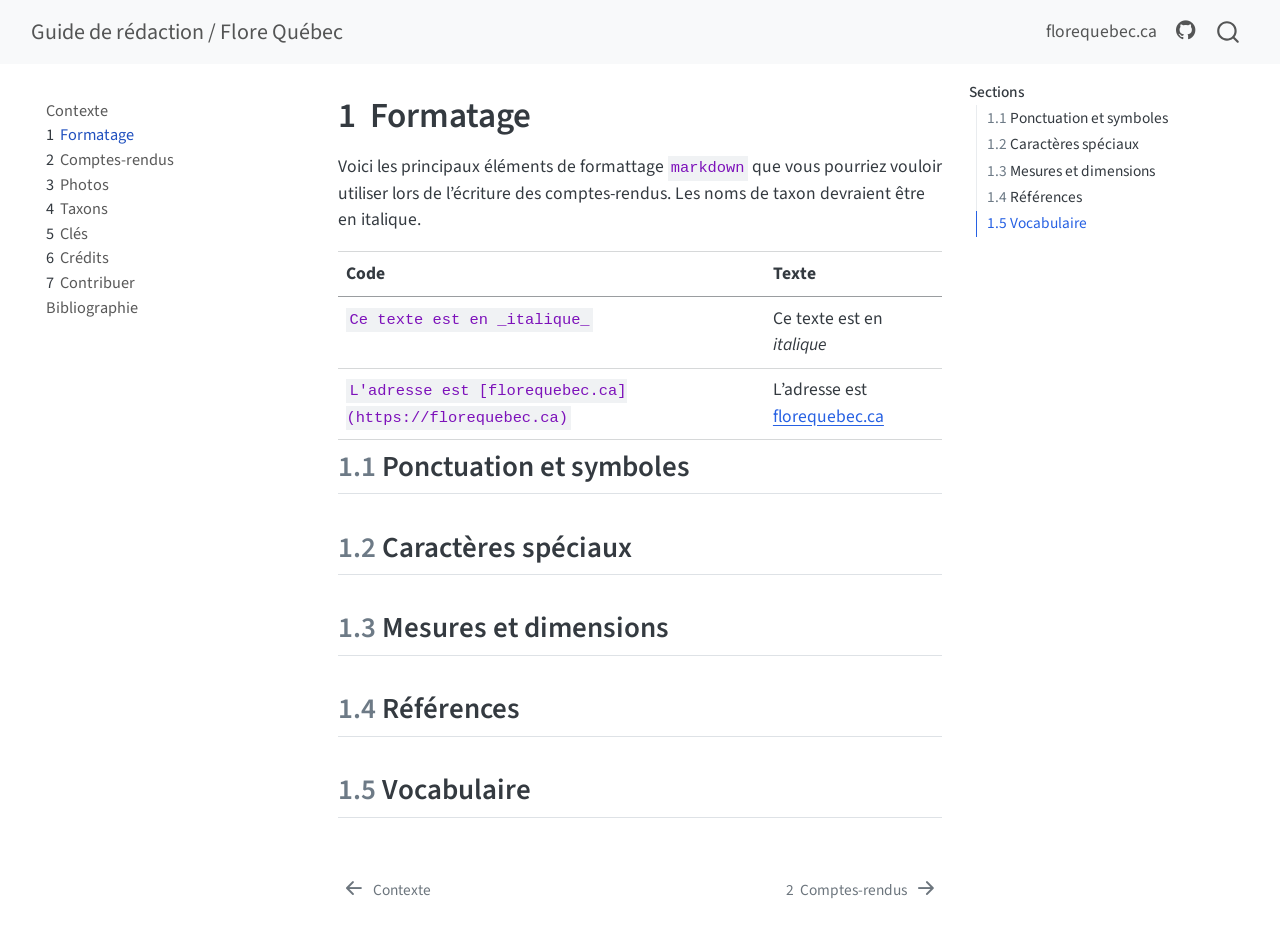
<file: docs/formatage.html>
<!DOCTYPE html>
<html xmlns="http://www.w3.org/1999/xhtml" lang="fr" xml:lang="fr"><head>

<meta charset="utf-8">
<meta name="generator" content="quarto-1.9.36">

<meta name="viewport" content="width=device-width, initial-scale=1.0, user-scalable=yes">


<title>1&nbsp; Formatage – Guide de rédaction / Flore Québec</title>
<style>
/* Default styles provided by pandoc.
** See https://pandoc.org/MANUAL.html#variables-for-html for config info.
*/
code{white-space: pre-wrap;}
span.smallcaps{font-variant: small-caps;}
div.columns{display: flex; gap: min(4vw, 1.5em);}
div.column{flex: auto; overflow-x: auto;}
div.hanging-indent{margin-left: 1.5em; text-indent: -1.5em;}
ul.task-list{list-style: none;}
ul.task-list li input[type="checkbox"] {
  width: 0.8em;
  margin: 0 0.8em 0.2em -1em; /* quarto-specific, see https://github.com/quarto-dev/quarto-cli/issues/4556 */ 
  vertical-align: middle;
}
</style>


<script src="site_libs/quarto-nav/quarto-nav.js"></script>
<script src="site_libs/quarto-nav/headroom.min.js"></script>
<script src="site_libs/clipboard/clipboard.min.js"></script>
<script src="site_libs/quarto-search/autocomplete.umd.js"></script>
<script src="site_libs/quarto-search/fuse.min.js"></script>
<script src="site_libs/quarto-search/quarto-search.js"></script>
<meta name="quarto:offset" content="./">
<link href="./comptes-rendus.html" rel="next">
<link href="./index.html" rel="prev">
<script src="site_libs/quarto-html/quarto.js" type="module"></script>
<script src="site_libs/quarto-html/tabsets/tabsets.js" type="module"></script>
<script src="site_libs/quarto-html/popper.min.js"></script>
<script src="site_libs/quarto-html/tippy.umd.min.js"></script>
<script src="site_libs/quarto-html/anchor.min.js"></script>
<link href="site_libs/quarto-html/tippy.css" rel="stylesheet">
<link href="site_libs/quarto-html/quarto-syntax-highlighting-845c23b38eaddc0f92fda52bfe77a8c8.css" rel="stylesheet" id="quarto-text-highlighting-styles">
<script src="site_libs/bootstrap/bootstrap.min.js"></script>
<link href="site_libs/bootstrap/bootstrap-icons.css" rel="stylesheet">
<link href="site_libs/bootstrap/bootstrap-ec1f2ea3752e060361641b8ced26a7eb.min.css" rel="stylesheet" append-hash="true" id="quarto-bootstrap" data-mode="light">
<script id="quarto-search-options" type="application/json">{
  "location": "navbar",
  "copy-button": false,
  "collapse-after": 3,
  "panel-placement": "end",
  "type": "overlay",
  "limit": 50,
  "keyboard-shortcut": [
    "f",
    "/",
    "s"
  ],
  "show-item-context": false,
  "language": {
    "search-no-results-text": "Pas de résultats",
    "search-matching-documents-text": "documents trouvés",
    "search-copy-link-title": "Copier le lien vers la recherche",
    "search-hide-matches-text": "Cacher les correspondances additionnelles",
    "search-more-match-text": "correspondance de plus dans ce document",
    "search-more-matches-text": "correspondances de plus dans ce document",
    "search-clear-button-title": "Effacer",
    "search-text-placeholder": "",
    "search-detached-cancel-button-title": "Annuler",
    "search-submit-button-title": "Envoyer",
    "search-label": "Recherche"
  }
}</script>


</head>

<body class="nav-sidebar floating nav-fixed quarto-light">

<div id="quarto-search-results"></div>
  <header id="quarto-header" class="headroom fixed-top">
    <nav class="navbar navbar-expand-lg " data-bs-theme="dark">
      <div class="navbar-container container-fluid">
      <div class="navbar-brand-container mx-auto">
    <a class="navbar-brand" href="./index.html">
    <span class="navbar-title">Guide de rédaction / Flore Québec</span>
    </a>
  </div>
            <div id="quarto-search" class="" title="Recherche"></div>
          <button class="navbar-toggler" type="button" data-bs-toggle="collapse" data-bs-target="#navbarCollapse" aria-controls="navbarCollapse" role="menu" aria-expanded="false" aria-label="Basculer la navigation" onclick="if (window.quartoToggleHeadroom) { window.quartoToggleHeadroom(); }">
  <span class="navbar-toggler-icon"></span>
</button>
          <div class="collapse navbar-collapse" id="navbarCollapse">
            <ul class="navbar-nav navbar-nav-scroll ms-auto">
  <li class="nav-item">
    <a class="nav-link" href="https://florequebec.ca"> 
<span class="menu-text">florequebec.ca</span></a>
  </li>  
  <li class="nav-item compact">
    <a class="nav-link" href="https://github.com/flore.quebec/guide"> <i class="bi bi-github" role="img">
</i> 
<span class="menu-text"></span></a>
  </li>  
</ul>
          </div> <!-- /navcollapse -->
            <div class="quarto-navbar-tools">
</div>
      </div> <!-- /container-fluid -->
    </nav>
  <nav class="quarto-secondary-nav">
    <div class="container-fluid d-flex">
      <button type="button" class="quarto-btn-toggle btn" data-bs-toggle="collapse" role="button" data-bs-target=".quarto-sidebar-collapse-item" aria-controls="quarto-sidebar" aria-expanded="false" aria-label="Basculer la barre latérale" onclick="if (window.quartoToggleHeadroom) { window.quartoToggleHeadroom(); }">
        <i class="bi bi-layout-text-sidebar-reverse"></i>
      </button>
        <nav class="quarto-page-breadcrumbs" aria-label="breadcrumb"><ol class="breadcrumb"><li class="breadcrumb-item"><a href="./formatage.html"><span class="chapter-number">1</span>&nbsp; <span class="chapter-title">Formatage</span></a></li></ol></nav>
        <a class="flex-grow-1" role="navigation" data-bs-toggle="collapse" data-bs-target=".quarto-sidebar-collapse-item" aria-controls="quarto-sidebar" aria-expanded="false" aria-label="Basculer la barre latérale" onclick="if (window.quartoToggleHeadroom) { window.quartoToggleHeadroom(); }">      
        </a>
    </div>
  </nav>
</header>
<!-- content -->
<div id="quarto-content" class="quarto-container page-columns page-rows-contents page-layout-article page-navbar">
<!-- sidebar -->
  <nav id="quarto-sidebar" class="sidebar collapse collapse-horizontal quarto-sidebar-collapse-item sidebar-navigation floating overflow-auto">
    <div class="sidebar-menu-container"> 
    <ul class="list-unstyled mt-1">
        <li class="sidebar-item">
  <div class="sidebar-item-container"> 
  <a href="./index.html" class="sidebar-item-text sidebar-link">
 <span class="menu-text">Contexte</span></a>
  </div>
</li>
        <li class="sidebar-item">
  <div class="sidebar-item-container"> 
  <a href="./formatage.html" class="sidebar-item-text sidebar-link active">
 <span class="menu-text"><span class="chapter-number">1</span>&nbsp; <span class="chapter-title">Formatage</span></span></a>
  </div>
</li>
        <li class="sidebar-item">
  <div class="sidebar-item-container"> 
  <a href="./comptes-rendus.html" class="sidebar-item-text sidebar-link">
 <span class="menu-text"><span class="chapter-number">2</span>&nbsp; <span class="chapter-title">Comptes-rendus</span></span></a>
  </div>
</li>
        <li class="sidebar-item">
  <div class="sidebar-item-container"> 
  <a href="./photos.html" class="sidebar-item-text sidebar-link">
 <span class="menu-text"><span class="chapter-number">3</span>&nbsp; <span class="chapter-title">Photos</span></span></a>
  </div>
</li>
        <li class="sidebar-item">
  <div class="sidebar-item-container"> 
  <a href="./taxons.html" class="sidebar-item-text sidebar-link">
 <span class="menu-text"><span class="chapter-number">4</span>&nbsp; <span class="chapter-title">Taxons</span></span></a>
  </div>
</li>
        <li class="sidebar-item">
  <div class="sidebar-item-container"> 
  <a href="./clés.html" class="sidebar-item-text sidebar-link">
 <span class="menu-text"><span class="chapter-number">5</span>&nbsp; <span class="chapter-title">Clés</span></span></a>
  </div>
</li>
        <li class="sidebar-item">
  <div class="sidebar-item-container"> 
  <a href="./crédits.html" class="sidebar-item-text sidebar-link">
 <span class="menu-text"><span class="chapter-number">6</span>&nbsp; <span class="chapter-title">Crédits</span></span></a>
  </div>
</li>
        <li class="sidebar-item">
  <div class="sidebar-item-container"> 
  <a href="./contribuer.html" class="sidebar-item-text sidebar-link">
 <span class="menu-text"><span class="chapter-number">7</span>&nbsp; <span class="chapter-title">Contribuer</span></span></a>
  </div>
</li>
        <li class="sidebar-item">
  <div class="sidebar-item-container"> 
  <a href="./references.html" class="sidebar-item-text sidebar-link">
 <span class="menu-text">Bibliographie</span></a>
  </div>
</li>
    </ul>
    </div>
</nav>
<div id="quarto-sidebar-glass" class="quarto-sidebar-collapse-item" data-bs-toggle="collapse" data-bs-target=".quarto-sidebar-collapse-item"></div>
<!-- margin-sidebar -->
    <div id="quarto-margin-sidebar" class="sidebar margin-sidebar">
        <nav id="TOC" role="doc-toc" class="toc-active">
    <h2 id="toc-title">Sections</h2>
   
  <ul>
  <li><a href="#ponctuation-et-symboles" id="toc-ponctuation-et-symboles" class="nav-link active" data-scroll-target="#ponctuation-et-symboles"><span class="header-section-number">1.1</span> Ponctuation et symboles</a></li>
  <li><a href="#caractères-spéciaux" id="toc-caractères-spéciaux" class="nav-link" data-scroll-target="#caractères-spéciaux"><span class="header-section-number">1.2</span> Caractères spéciaux</a></li>
  <li><a href="#mesures-et-dimensions" id="toc-mesures-et-dimensions" class="nav-link" data-scroll-target="#mesures-et-dimensions"><span class="header-section-number">1.3</span> Mesures et dimensions</a></li>
  <li><a href="#références" id="toc-références" class="nav-link" data-scroll-target="#références"><span class="header-section-number">1.4</span> Références</a></li>
  <li><a href="#vocabulaire" id="toc-vocabulaire" class="nav-link" data-scroll-target="#vocabulaire"><span class="header-section-number">1.5</span> Vocabulaire</a></li>
  </ul>
</nav>
    </div>
<!-- main -->
<main class="content" id="quarto-document-content">

<header id="title-block-header" class="quarto-title-block default">
<div class="quarto-title">
<h1 class="title"><span class="chapter-number">1</span>&nbsp; <span class="chapter-title">Formatage</span></h1>
</div>



<div class="quarto-title-meta">

    
  
    
  </div>
  


</header>


<p>Voici les principaux éléments de formattage <code>markdown</code> que vous pourriez vouloir utiliser lors de l’écriture des comptes-rendus. Les noms de taxon devraient être en italique.</p>
<table class="caption-top table">
<thead>
<tr class="header">
<th>Code</th>
<th>Texte</th>
</tr>
</thead>
<tbody>
<tr class="odd">
<td><code>Ce texte est en _italique_</code></td>
<td>Ce texte est en <em>italique</em></td>
</tr>
<tr class="even">
<td><code>L'adresse est [florequebec.ca](https://florequebec.ca)</code></td>
<td>L’adresse est <a href="https://florequebec.ca">florequebec.ca</a></td>
</tr>
</tbody>
</table>
<section id="ponctuation-et-symboles" class="level2" data-number="1.1">
<h2 data-number="1.1" class="anchored" data-anchor-id="ponctuation-et-symboles"><span class="header-section-number">1.1</span> Ponctuation et symboles</h2>
</section>
<section id="caractères-spéciaux" class="level2" data-number="1.2">
<h2 data-number="1.2" class="anchored" data-anchor-id="caractères-spéciaux"><span class="header-section-number">1.2</span> Caractères spéciaux</h2>
</section>
<section id="mesures-et-dimensions" class="level2" data-number="1.3">
<h2 data-number="1.3" class="anchored" data-anchor-id="mesures-et-dimensions"><span class="header-section-number">1.3</span> Mesures et dimensions</h2>
</section>
<section id="références" class="level2" data-number="1.4">
<h2 data-number="1.4" class="anchored" data-anchor-id="références"><span class="header-section-number">1.4</span> Références</h2>
</section>
<section id="vocabulaire" class="level2" data-number="1.5">
<h2 data-number="1.5" class="anchored" data-anchor-id="vocabulaire"><span class="header-section-number">1.5</span> Vocabulaire</h2>


</section>

</main> <!-- /main -->
<script id="quarto-html-after-body" type="application/javascript">
  window.document.addEventListener("DOMContentLoaded", function (event) {
    const icon = "";
    const anchorJS = new window.AnchorJS();
    anchorJS.options = {
      placement: 'right',
      icon: icon
    };
    anchorJS.add('.anchored');
    const isCodeAnnotation = (el) => {
      for (const clz of el.classList) {
        if (clz.startsWith('code-annotation-')) {                     
          return true;
        }
      }
      return false;
    }
    const onCopySuccess = function(e) {
      // button target
      const button = e.trigger;
      // don't keep focus
      button.blur();
      // flash "checked"
      button.classList.add('code-copy-button-checked');
      var currentTitle = button.getAttribute("title");
      button.setAttribute("title", "Copié");
      let tooltip;
      if (window.bootstrap) {
        button.setAttribute("data-bs-toggle", "tooltip");
        button.setAttribute("data-bs-placement", "left");
        button.setAttribute("data-bs-title", "Copié");
        tooltip = new bootstrap.Tooltip(button, 
          { trigger: "manual", 
            customClass: "code-copy-button-tooltip",
            offset: [0, -8]});
        tooltip.show();    
      }
      setTimeout(function() {
        if (tooltip) {
          tooltip.hide();
          button.removeAttribute("data-bs-title");
          button.removeAttribute("data-bs-toggle");
          button.removeAttribute("data-bs-placement");
        }
        button.setAttribute("title", currentTitle);
        button.classList.remove('code-copy-button-checked');
      }, 1000);
      // clear code selection
      e.clearSelection();
    }
    const getTextToCopy = function(trigger) {
      const outerScaffold = trigger.parentElement.cloneNode(true);
      const codeEl = outerScaffold.querySelector('code');
      for (const childEl of codeEl.children) {
        if (isCodeAnnotation(childEl)) {
          childEl.remove();
        }
      }
      return codeEl.innerText;
    }
    const clipboard = new window.ClipboardJS('.code-copy-button:not([data-in-quarto-modal])', {
      text: getTextToCopy
    });
    clipboard.on('success', onCopySuccess);
    if (window.document.getElementById('quarto-embedded-source-code-modal')) {
      const clipboardModal = new window.ClipboardJS('.code-copy-button[data-in-quarto-modal]', {
        text: getTextToCopy,
        container: window.document.getElementById('quarto-embedded-source-code-modal')
      });
      clipboardModal.on('success', onCopySuccess);
    }
      var localhostRegex = new RegExp(/^(?:http|https):\/\/localhost\:?[0-9]*\//);
      var mailtoRegex = new RegExp(/^mailto:/);
        var filterRegex = new RegExp('/' + window.location.host + '/');
      var isInternal = (href) => {
          return filterRegex.test(href) || localhostRegex.test(href) || mailtoRegex.test(href);
      }
      // Inspect non-navigation links and adorn them if external
     var links = window.document.querySelectorAll('a[href]:not(.nav-link):not(.navbar-brand):not(.toc-action):not(.sidebar-link):not(.sidebar-item-toggle):not(.pagination-link):not(.no-external):not([aria-hidden]):not(.dropdown-item):not(.quarto-navigation-tool):not(.about-link)');
      for (var i=0; i<links.length; i++) {
        const link = links[i];
        if (!isInternal(link.href)) {
          // undo the damage that might have been done by quarto-nav.js in the case of
          // links that we want to consider external
          if (link.dataset.originalHref !== undefined) {
            link.href = link.dataset.originalHref;
          }
        }
      }
    function tippyHover(el, contentFn, onTriggerFn, onUntriggerFn) {
      const config = {
        allowHTML: true,
        maxWidth: 500,
        delay: 100,
        arrow: false,
        appendTo: function(el) {
            return el.parentElement;
        },
        interactive: true,
        interactiveBorder: 10,
        theme: 'quarto',
        placement: 'bottom-start',
      };
      if (contentFn) {
        config.content = contentFn;
      }
      if (onTriggerFn) {
        config.onTrigger = onTriggerFn;
      }
      if (onUntriggerFn) {
        config.onUntrigger = onUntriggerFn;
      }
      window.tippy(el, config); 
    }
    const noterefs = window.document.querySelectorAll('a[role="doc-noteref"]');
    for (var i=0; i<noterefs.length; i++) {
      const ref = noterefs[i];
      tippyHover(ref, function() {
        // use id or data attribute instead here
        let href = ref.getAttribute('data-footnote-href') || ref.getAttribute('href');
        try { href = new URL(href).hash; } catch {}
        const id = href.replace(/^#\/?/, "");
        const note = window.document.getElementById(id);
        if (note) {
          return note.innerHTML;
        } else {
          return "";
        }
      });
    }
    const xrefs = window.document.querySelectorAll('a.quarto-xref');
    const processXRef = (id, note) => {
      // Strip column container classes
      const stripColumnClz = (el) => {
        el.classList.remove("page-full", "page-columns");
        if (el.children) {
          for (const child of el.children) {
            stripColumnClz(child);
          }
        }
      }
      stripColumnClz(note)
      if (id === null || id.startsWith('sec-')) {
        // Special case sections, only their first couple elements
        const container = document.createElement("div");
        if (note.children && note.children.length > 2) {
          container.appendChild(note.children[0].cloneNode(true));
          for (let i = 1; i < note.children.length; i++) {
            const child = note.children[i];
            if (child.tagName === "P" && child.innerText === "") {
              continue;
            } else {
              container.appendChild(child.cloneNode(true));
              break;
            }
          }
          if (window.Quarto?.typesetMath) {
            window.Quarto.typesetMath(container);
          }
          return container.innerHTML
        } else {
          if (window.Quarto?.typesetMath) {
            window.Quarto.typesetMath(note);
          }
          return note.innerHTML;
        }
      } else {
        // Remove any anchor links if they are present
        const anchorLink = note.querySelector('a.anchorjs-link');
        if (anchorLink) {
          anchorLink.remove();
        }
        if (window.Quarto?.typesetMath) {
          window.Quarto.typesetMath(note);
        }
        if (note.classList.contains("callout")) {
          return note.outerHTML;
        } else {
          return note.innerHTML;
        }
      }
    }
    for (var i=0; i<xrefs.length; i++) {
      const xref = xrefs[i];
      tippyHover(xref, undefined, function(instance) {
        instance.disable();
        let url = xref.getAttribute('href');
        let hash = undefined; 
        if (url.startsWith('#')) {
          hash = url;
        } else {
          try { hash = new URL(url).hash; } catch {}
        }
        if (hash) {
          const id = hash.replace(/^#\/?/, "");
          const note = window.document.getElementById(id);
          if (note !== null) {
            try {
              const html = processXRef(id, note.cloneNode(true));
              instance.setContent(html);
            } finally {
              instance.enable();
              instance.show();
            }
          } else {
            // See if we can fetch this
            fetch(url.split('#')[0])
            .then(res => res.text())
            .then(html => {
              const parser = new DOMParser();
              const htmlDoc = parser.parseFromString(html, "text/html");
              const note = htmlDoc.getElementById(id);
              if (note !== null) {
                const html = processXRef(id, note);
                instance.setContent(html);
              } 
            }).finally(() => {
              instance.enable();
              instance.show();
            });
          }
        } else {
          // See if we can fetch a full url (with no hash to target)
          // This is a special case and we should probably do some content thinning / targeting
          fetch(url)
          .then(res => res.text())
          .then(html => {
            const parser = new DOMParser();
            const htmlDoc = parser.parseFromString(html, "text/html");
            const note = htmlDoc.querySelector('main.content');
            if (note !== null) {
              // This should only happen for chapter cross references
              // (since there is no id in the URL)
              // remove the first header
              if (note.children.length > 0 && note.children[0].tagName === "HEADER") {
                note.children[0].remove();
              }
              const html = processXRef(null, note);
              instance.setContent(html);
            } 
          }).finally(() => {
            instance.enable();
            instance.show();
          });
        }
      }, function(instance) {
      });
    }
        let selectedAnnoteEl;
        const selectorForAnnotation = ( cell, annotation) => {
          let cellAttr = 'data-code-cell="' + cell + '"';
          let lineAttr = 'data-code-annotation="' +  annotation + '"';
          const selector = 'span[' + cellAttr + '][' + lineAttr + ']';
          return selector;
        }
        const selectCodeLines = (annoteEl) => {
          const doc = window.document;
          const targetCell = annoteEl.getAttribute("data-target-cell");
          const targetAnnotation = annoteEl.getAttribute("data-target-annotation");
          const annoteSpan = window.document.querySelector(selectorForAnnotation(targetCell, targetAnnotation));
          const lines = annoteSpan.getAttribute("data-code-lines").split(",");
          const lineIds = lines.map((line) => {
            return targetCell + "-" + line;
          })
          let top = null;
          let height = null;
          let parent = null;
          if (lineIds.length > 0) {
              //compute the position of the single el (top and bottom and make a div)
              const el = window.document.getElementById(lineIds[0]);
              top = el.offsetTop;
              height = el.offsetHeight;
              parent = el.parentElement.parentElement;
            if (lineIds.length > 1) {
              const lastEl = window.document.getElementById(lineIds[lineIds.length - 1]);
              const bottom = lastEl.offsetTop + lastEl.offsetHeight;
              height = bottom - top;
            }
            if (top !== null && height !== null && parent !== null) {
              // cook up a div (if necessary) and position it 
              let div = window.document.getElementById("code-annotation-line-highlight");
              if (div === null) {
                div = window.document.createElement("div");
                div.setAttribute("id", "code-annotation-line-highlight");
                div.style.position = 'absolute';
                parent.appendChild(div);
              }
              div.style.top = top - 2 + "px";
              div.style.height = height + 4 + "px";
              div.style.left = 0;
              let gutterDiv = window.document.getElementById("code-annotation-line-highlight-gutter");
              if (gutterDiv === null) {
                gutterDiv = window.document.createElement("div");
                gutterDiv.setAttribute("id", "code-annotation-line-highlight-gutter");
                gutterDiv.style.position = 'absolute';
                const codeCell = window.document.getElementById(targetCell);
                const gutter = codeCell.querySelector('.code-annotation-gutter');
                gutter.appendChild(gutterDiv);
              }
              gutterDiv.style.top = top - 2 + "px";
              gutterDiv.style.height = height + 4 + "px";
            }
            selectedAnnoteEl = annoteEl;
          }
        };
        const unselectCodeLines = () => {
          const elementsIds = ["code-annotation-line-highlight", "code-annotation-line-highlight-gutter"];
          elementsIds.forEach((elId) => {
            const div = window.document.getElementById(elId);
            if (div) {
              div.remove();
            }
          });
          selectedAnnoteEl = undefined;
        };
          // Handle positioning of the toggle
      window.addEventListener(
        "resize",
        throttle(() => {
          elRect = undefined;
          if (selectedAnnoteEl) {
            selectCodeLines(selectedAnnoteEl);
          }
        }, 10)
      );
      function throttle(fn, ms) {
      let throttle = false;
      let timer;
        return (...args) => {
          if(!throttle) { // first call gets through
              fn.apply(this, args);
              throttle = true;
          } else { // all the others get throttled
              if(timer) clearTimeout(timer); // cancel #2
              timer = setTimeout(() => {
                fn.apply(this, args);
                timer = throttle = false;
              }, ms);
          }
        };
      }
        // Attach click handler to the DT
        const annoteDls = window.document.querySelectorAll('dt[data-target-cell]');
        for (const annoteDlNode of annoteDls) {
          annoteDlNode.addEventListener('click', (event) => {
            const clickedEl = event.target;
            if (clickedEl !== selectedAnnoteEl) {
              unselectCodeLines();
              const activeEl = window.document.querySelector('dt[data-target-cell].code-annotation-active');
              if (activeEl) {
                activeEl.classList.remove('code-annotation-active');
              }
              selectCodeLines(clickedEl);
              clickedEl.classList.add('code-annotation-active');
            } else {
              // Unselect the line
              unselectCodeLines();
              clickedEl.classList.remove('code-annotation-active');
            }
          });
        }
    const findCites = (el) => {
      const parentEl = el.parentElement;
      if (parentEl) {
        const cites = parentEl.dataset.cites;
        if (cites) {
          return {
            el,
            cites: cites.split(' ')
          };
        } else {
          return findCites(el.parentElement)
        }
      } else {
        return undefined;
      }
    };
    var bibliorefs = window.document.querySelectorAll('a[role="doc-biblioref"]');
    for (var i=0; i<bibliorefs.length; i++) {
      const ref = bibliorefs[i];
      const citeInfo = findCites(ref);
      if (citeInfo) {
        tippyHover(citeInfo.el, function() {
          var popup = window.document.createElement('div');
          citeInfo.cites.forEach(function(cite) {
            var citeDiv = window.document.createElement('div');
            citeDiv.classList.add('hanging-indent');
            citeDiv.classList.add('csl-entry');
            var biblioDiv = window.document.getElementById('ref-' + cite);
            if (biblioDiv) {
              citeDiv.innerHTML = biblioDiv.innerHTML;
            }
            popup.appendChild(citeDiv);
          });
          return popup.innerHTML;
        });
      }
    }
  });
  </script>
<nav class="page-navigation">
  <div class="nav-page nav-page-previous">
      <a href="./index.html" class="pagination-link" aria-label="Contexte">
        <i class="bi bi-arrow-left-short"></i> <span class="nav-page-text">Contexte</span>
      </a>          
  </div>
  <div class="nav-page nav-page-next">
      <a href="./comptes-rendus.html" class="pagination-link" aria-label="Comptes-rendus">
        <span class="nav-page-text"><span class="chapter-number">2</span>&nbsp; <span class="chapter-title">Comptes-rendus</span></span> <i class="bi bi-arrow-right-short"></i>
      </a>
  </div>
</nav>
</div> <!-- /content -->




</body></html>
</file>
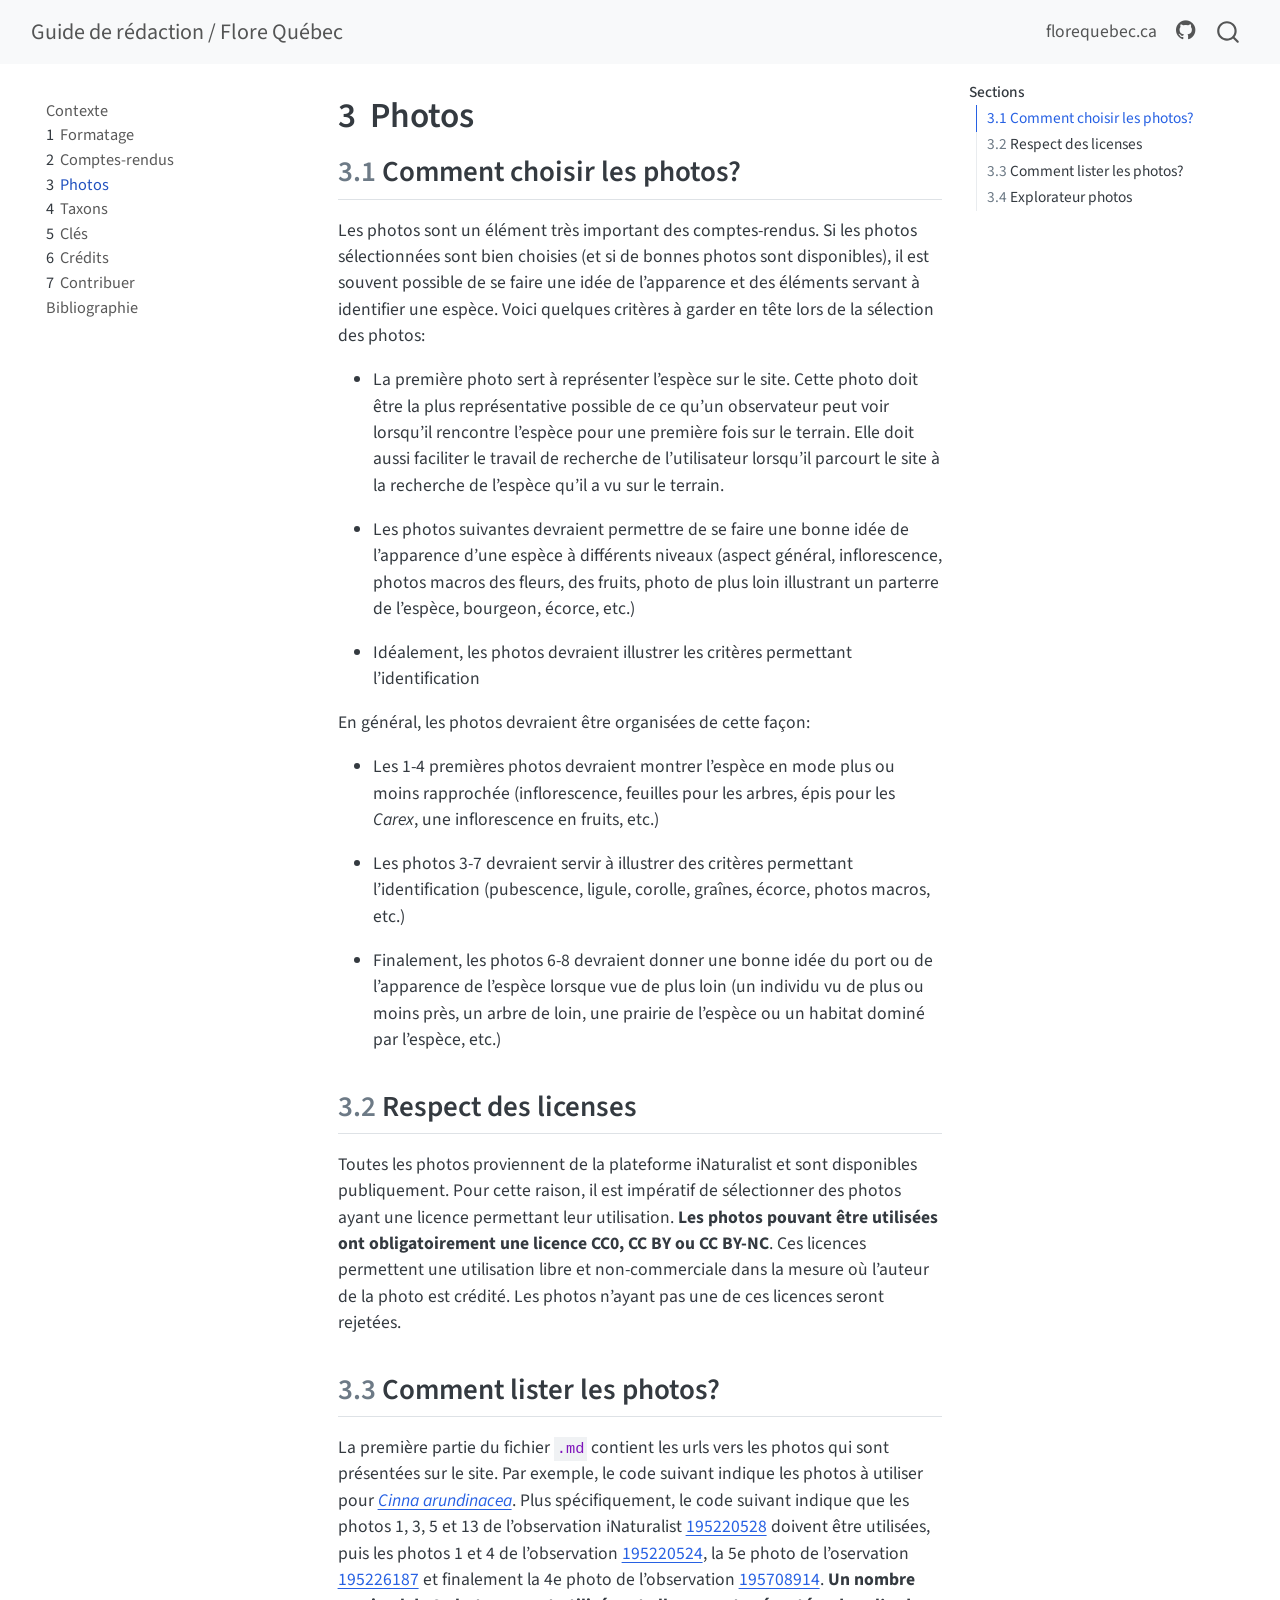
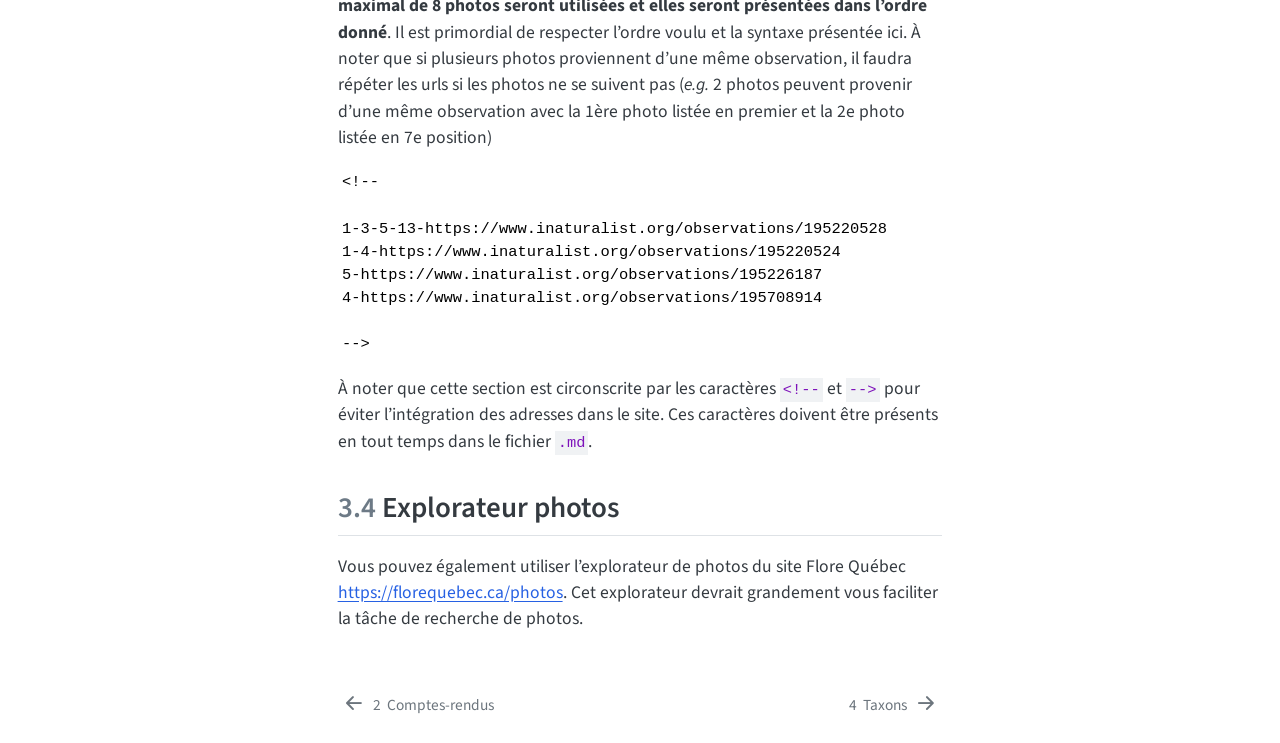
<file: docs/photos.html>
<!DOCTYPE html>
<html xmlns="http://www.w3.org/1999/xhtml" lang="fr" xml:lang="fr"><head>

<meta charset="utf-8">
<meta name="generator" content="quarto-1.9.36">

<meta name="viewport" content="width=device-width, initial-scale=1.0, user-scalable=yes">


<title>3&nbsp; Photos – Guide de rédaction / Flore Québec</title>
<style>
/* Default styles provided by pandoc.
** See https://pandoc.org/MANUAL.html#variables-for-html for config info.
*/
code{white-space: pre-wrap;}
span.smallcaps{font-variant: small-caps;}
div.columns{display: flex; gap: min(4vw, 1.5em);}
div.column{flex: auto; overflow-x: auto;}
div.hanging-indent{margin-left: 1.5em; text-indent: -1.5em;}
ul.task-list{list-style: none;}
ul.task-list li input[type="checkbox"] {
  width: 0.8em;
  margin: 0 0.8em 0.2em -1em; /* quarto-specific, see https://github.com/quarto-dev/quarto-cli/issues/4556 */ 
  vertical-align: middle;
}
</style>


<script src="site_libs/quarto-nav/quarto-nav.js"></script>
<script src="site_libs/quarto-nav/headroom.min.js"></script>
<script src="site_libs/clipboard/clipboard.min.js"></script>
<script src="site_libs/quarto-search/autocomplete.umd.js"></script>
<script src="site_libs/quarto-search/fuse.min.js"></script>
<script src="site_libs/quarto-search/quarto-search.js"></script>
<meta name="quarto:offset" content="./">
<link href="./taxons.html" rel="next">
<link href="./comptes-rendus.html" rel="prev">
<script src="site_libs/quarto-html/quarto.js" type="module"></script>
<script src="site_libs/quarto-html/tabsets/tabsets.js" type="module"></script>
<script src="site_libs/quarto-html/popper.min.js"></script>
<script src="site_libs/quarto-html/tippy.umd.min.js"></script>
<script src="site_libs/quarto-html/anchor.min.js"></script>
<link href="site_libs/quarto-html/tippy.css" rel="stylesheet">
<link href="site_libs/quarto-html/quarto-syntax-highlighting-845c23b38eaddc0f92fda52bfe77a8c8.css" rel="stylesheet" id="quarto-text-highlighting-styles">
<script src="site_libs/bootstrap/bootstrap.min.js"></script>
<link href="site_libs/bootstrap/bootstrap-icons.css" rel="stylesheet">
<link href="site_libs/bootstrap/bootstrap-ec1f2ea3752e060361641b8ced26a7eb.min.css" rel="stylesheet" append-hash="true" id="quarto-bootstrap" data-mode="light">
<script id="quarto-search-options" type="application/json">{
  "location": "navbar",
  "copy-button": false,
  "collapse-after": 3,
  "panel-placement": "end",
  "type": "overlay",
  "limit": 50,
  "keyboard-shortcut": [
    "f",
    "/",
    "s"
  ],
  "show-item-context": false,
  "language": {
    "search-no-results-text": "Pas de résultats",
    "search-matching-documents-text": "documents trouvés",
    "search-copy-link-title": "Copier le lien vers la recherche",
    "search-hide-matches-text": "Cacher les correspondances additionnelles",
    "search-more-match-text": "correspondance de plus dans ce document",
    "search-more-matches-text": "correspondances de plus dans ce document",
    "search-clear-button-title": "Effacer",
    "search-text-placeholder": "",
    "search-detached-cancel-button-title": "Annuler",
    "search-submit-button-title": "Envoyer",
    "search-label": "Recherche"
  }
}</script>


</head>

<body class="nav-sidebar floating nav-fixed quarto-light">

<div id="quarto-search-results"></div>
  <header id="quarto-header" class="headroom fixed-top">
    <nav class="navbar navbar-expand-lg " data-bs-theme="dark">
      <div class="navbar-container container-fluid">
      <div class="navbar-brand-container mx-auto">
    <a class="navbar-brand" href="./index.html">
    <span class="navbar-title">Guide de rédaction / Flore Québec</span>
    </a>
  </div>
            <div id="quarto-search" class="" title="Recherche"></div>
          <button class="navbar-toggler" type="button" data-bs-toggle="collapse" data-bs-target="#navbarCollapse" aria-controls="navbarCollapse" role="menu" aria-expanded="false" aria-label="Basculer la navigation" onclick="if (window.quartoToggleHeadroom) { window.quartoToggleHeadroom(); }">
  <span class="navbar-toggler-icon"></span>
</button>
          <div class="collapse navbar-collapse" id="navbarCollapse">
            <ul class="navbar-nav navbar-nav-scroll ms-auto">
  <li class="nav-item">
    <a class="nav-link" href="https://florequebec.ca"> 
<span class="menu-text">florequebec.ca</span></a>
  </li>  
  <li class="nav-item compact">
    <a class="nav-link" href="https://github.com/flore.quebec/guide"> <i class="bi bi-github" role="img">
</i> 
<span class="menu-text"></span></a>
  </li>  
</ul>
          </div> <!-- /navcollapse -->
            <div class="quarto-navbar-tools">
</div>
      </div> <!-- /container-fluid -->
    </nav>
  <nav class="quarto-secondary-nav">
    <div class="container-fluid d-flex">
      <button type="button" class="quarto-btn-toggle btn" data-bs-toggle="collapse" role="button" data-bs-target=".quarto-sidebar-collapse-item" aria-controls="quarto-sidebar" aria-expanded="false" aria-label="Basculer la barre latérale" onclick="if (window.quartoToggleHeadroom) { window.quartoToggleHeadroom(); }">
        <i class="bi bi-layout-text-sidebar-reverse"></i>
      </button>
        <nav class="quarto-page-breadcrumbs" aria-label="breadcrumb"><ol class="breadcrumb"><li class="breadcrumb-item"><a href="./photos.html"><span class="chapter-number">3</span>&nbsp; <span class="chapter-title">Photos</span></a></li></ol></nav>
        <a class="flex-grow-1" role="navigation" data-bs-toggle="collapse" data-bs-target=".quarto-sidebar-collapse-item" aria-controls="quarto-sidebar" aria-expanded="false" aria-label="Basculer la barre latérale" onclick="if (window.quartoToggleHeadroom) { window.quartoToggleHeadroom(); }">      
        </a>
    </div>
  </nav>
</header>
<!-- content -->
<div id="quarto-content" class="quarto-container page-columns page-rows-contents page-layout-article page-navbar">
<!-- sidebar -->
  <nav id="quarto-sidebar" class="sidebar collapse collapse-horizontal quarto-sidebar-collapse-item sidebar-navigation floating overflow-auto">
    <div class="sidebar-menu-container"> 
    <ul class="list-unstyled mt-1">
        <li class="sidebar-item">
  <div class="sidebar-item-container"> 
  <a href="./index.html" class="sidebar-item-text sidebar-link">
 <span class="menu-text">Contexte</span></a>
  </div>
</li>
        <li class="sidebar-item">
  <div class="sidebar-item-container"> 
  <a href="./formatage.html" class="sidebar-item-text sidebar-link">
 <span class="menu-text"><span class="chapter-number">1</span>&nbsp; <span class="chapter-title">Formatage</span></span></a>
  </div>
</li>
        <li class="sidebar-item">
  <div class="sidebar-item-container"> 
  <a href="./comptes-rendus.html" class="sidebar-item-text sidebar-link">
 <span class="menu-text"><span class="chapter-number">2</span>&nbsp; <span class="chapter-title">Comptes-rendus</span></span></a>
  </div>
</li>
        <li class="sidebar-item">
  <div class="sidebar-item-container"> 
  <a href="./photos.html" class="sidebar-item-text sidebar-link active">
 <span class="menu-text"><span class="chapter-number">3</span>&nbsp; <span class="chapter-title">Photos</span></span></a>
  </div>
</li>
        <li class="sidebar-item">
  <div class="sidebar-item-container"> 
  <a href="./taxons.html" class="sidebar-item-text sidebar-link">
 <span class="menu-text"><span class="chapter-number">4</span>&nbsp; <span class="chapter-title">Taxons</span></span></a>
  </div>
</li>
        <li class="sidebar-item">
  <div class="sidebar-item-container"> 
  <a href="./clés.html" class="sidebar-item-text sidebar-link">
 <span class="menu-text"><span class="chapter-number">5</span>&nbsp; <span class="chapter-title">Clés</span></span></a>
  </div>
</li>
        <li class="sidebar-item">
  <div class="sidebar-item-container"> 
  <a href="./crédits.html" class="sidebar-item-text sidebar-link">
 <span class="menu-text"><span class="chapter-number">6</span>&nbsp; <span class="chapter-title">Crédits</span></span></a>
  </div>
</li>
        <li class="sidebar-item">
  <div class="sidebar-item-container"> 
  <a href="./contribuer.html" class="sidebar-item-text sidebar-link">
 <span class="menu-text"><span class="chapter-number">7</span>&nbsp; <span class="chapter-title">Contribuer</span></span></a>
  </div>
</li>
        <li class="sidebar-item">
  <div class="sidebar-item-container"> 
  <a href="./references.html" class="sidebar-item-text sidebar-link">
 <span class="menu-text">Bibliographie</span></a>
  </div>
</li>
    </ul>
    </div>
</nav>
<div id="quarto-sidebar-glass" class="quarto-sidebar-collapse-item" data-bs-toggle="collapse" data-bs-target=".quarto-sidebar-collapse-item"></div>
<!-- margin-sidebar -->
    <div id="quarto-margin-sidebar" class="sidebar margin-sidebar">
        <nav id="TOC" role="doc-toc" class="toc-active">
    <h2 id="toc-title">Sections</h2>
   
  <ul>
  <li><a href="#comment-choisir-les-photos" id="toc-comment-choisir-les-photos" class="nav-link active" data-scroll-target="#comment-choisir-les-photos"><span class="header-section-number">3.1</span> Comment choisir les photos?</a></li>
  <li><a href="#respect-des-licenses" id="toc-respect-des-licenses" class="nav-link" data-scroll-target="#respect-des-licenses"><span class="header-section-number">3.2</span> Respect des licenses</a></li>
  <li><a href="#comment-lister-les-photos" id="toc-comment-lister-les-photos" class="nav-link" data-scroll-target="#comment-lister-les-photos"><span class="header-section-number">3.3</span> Comment lister les photos?</a></li>
  <li><a href="#explorateur-photos" id="toc-explorateur-photos" class="nav-link" data-scroll-target="#explorateur-photos"><span class="header-section-number">3.4</span> Explorateur photos</a></li>
  </ul>
</nav>
    </div>
<!-- main -->
<main class="content" id="quarto-document-content">

<header id="title-block-header" class="quarto-title-block default">
<div class="quarto-title">
<h1 class="title"><span class="chapter-number">3</span>&nbsp; <span class="chapter-title">Photos</span></h1>
</div>



<div class="quarto-title-meta">

    
  
    
  </div>
  


</header>


<section id="comment-choisir-les-photos" class="level2" data-number="3.1">
<h2 data-number="3.1" class="anchored" data-anchor-id="comment-choisir-les-photos"><span class="header-section-number">3.1</span> Comment choisir les photos?</h2>
<p>Les photos sont un élément très important des comptes-rendus. Si les photos sélectionnées sont bien choisies (et si de bonnes photos sont disponibles), il est souvent possible de se faire une idée de l’apparence et des éléments servant à identifier une espèce. Voici quelques critères à garder en tête lors de la sélection des photos:</p>
<ul>
<li><p>La première photo sert à représenter l’espèce sur le site. Cette photo doit être la plus représentative possible de ce qu’un observateur peut voir lorsqu’il rencontre l’espèce pour une première fois sur le terrain. Elle doit aussi faciliter le travail de recherche de l’utilisateur lorsqu’il parcourt le site à la recherche de l’espèce qu’il a vu sur le terrain.</p></li>
<li><p>Les photos suivantes devraient permettre de se faire une bonne idée de l’apparence d’une espèce à différents niveaux (aspect général, inflorescence, photos macros des fleurs, des fruits, photo de plus loin illustrant un parterre de l’espèce, bourgeon, écorce, etc.)</p></li>
<li><p>Idéalement, les photos devraient illustrer les critères permettant l’identification</p></li>
</ul>
<p>En général, les photos devraient être organisées de cette façon:</p>
<ul>
<li><p>Les 1-4 premières photos devraient montrer l’espèce en mode plus ou moins rapprochée (inflorescence, feuilles pour les arbres, épis pour les <em>Carex</em>, une inflorescence en fruits, etc.)</p></li>
<li><p>Les photos 3-7 devraient servir à illustrer des critères permettant l’identification (pubescence, ligule, corolle, graînes, écorce, photos macros, etc.)</p></li>
<li><p>Finalement, les photos 6-8 devraient donner une bonne idée du port ou de l’apparence de l’espèce lorsque vue de plus loin (un individu vu de plus ou moins près, un arbre de loin, une prairie de l’espèce ou un habitat dominé par l’espèce, etc.)</p></li>
</ul>
</section>
<section id="respect-des-licenses" class="level2" data-number="3.2">
<h2 data-number="3.2" class="anchored" data-anchor-id="respect-des-licenses"><span class="header-section-number">3.2</span> Respect des licenses</h2>
<p>Toutes les photos proviennent de la plateforme iNaturalist et sont disponibles publiquement. Pour cette raison, il est impératif de sélectionner des photos ayant une licence permettant leur utilisation. <strong>Les photos pouvant être utilisées ont obligatoirement une licence CC0, CC BY ou CC BY-NC</strong>. Ces licences permettent une utilisation libre et non-commerciale dans la mesure où l’auteur de la photo est crédité. Les photos n’ayant pas une de ces licences seront rejetées.</p>
</section>
<section id="comment-lister-les-photos" class="level2" data-number="3.3">
<h2 data-number="3.3" class="anchored" data-anchor-id="comment-lister-les-photos"><span class="header-section-number">3.3</span> Comment lister les photos?</h2>
<p>La première partie du fichier <code>.md</code> contient les urls vers les photos qui sont présentées sur le site. Par exemple, le code suivant indique les photos à utiliser pour <a href="https://github.com/frousseu/floreduquebecsp/blob/main/Esp%C3%A8ces/Poaceae/Cinna/Cinna_arundinacea.md"><em>Cinna arundinacea</em></a>. Plus spécifiquement, le code suivant indique que les photos 1, 3, 5 et 13 de l’observation iNaturalist <a href="https://www.inaturalist.org/observations/195220528">195220528</a> doivent être utilisées, puis les photos 1 et 4 de l’observation <a href="https://www.inaturalist.org/observations/195220524">195220524</a>, la 5e photo de l’oservation <a href="https://www.inaturalist.org/observations/195226187">195226187</a> et finalement la 4e photo de l’observation <a href="https://www.inaturalist.org/observations/195708914">195708914</a>. <strong>Un nombre maximal de 8 photos seront utilisées et elles seront présentées dans l’ordre donné</strong>. Il est primordial de respecter l’ordre voulu et la syntaxe présentée ici. À noter que si plusieurs photos proviennent d’une même observation, il faudra répéter les urls si les photos ne se suivent pas (<em>e.g.</em> 2 photos peuvent provenir d’une même observation avec la 1ère photo listée en premier et la 2e photo listée en 7e position)</p>
<pre><code>&lt;!--

1-3-5-13-https://www.inaturalist.org/observations/195220528
1-4-https://www.inaturalist.org/observations/195220524
5-https://www.inaturalist.org/observations/195226187
4-https://www.inaturalist.org/observations/195708914

--&gt;</code></pre>
<p>À noter que cette section est circonscrite par les caractères <code>&lt;!--</code> et <code>--&gt;</code> pour éviter l’intégration des adresses dans le site. Ces caractères doivent être présents en tout temps dans le fichier <code>.md</code>.</p>
</section>
<section id="explorateur-photos" class="level2" data-number="3.4">
<h2 data-number="3.4" class="anchored" data-anchor-id="explorateur-photos"><span class="header-section-number">3.4</span> Explorateur photos</h2>
<p>Vous pouvez également utiliser l’explorateur de photos du site Flore Québec <a href="https://florequebec.ca/photos">https://florequebec.ca/photos</a>. Cet explorateur devrait grandement vous faciliter la tâche de recherche de photos.</p>


</section>

</main> <!-- /main -->
<script id="quarto-html-after-body" type="application/javascript">
  window.document.addEventListener("DOMContentLoaded", function (event) {
    const icon = "";
    const anchorJS = new window.AnchorJS();
    anchorJS.options = {
      placement: 'right',
      icon: icon
    };
    anchorJS.add('.anchored');
    const isCodeAnnotation = (el) => {
      for (const clz of el.classList) {
        if (clz.startsWith('code-annotation-')) {                     
          return true;
        }
      }
      return false;
    }
    const onCopySuccess = function(e) {
      // button target
      const button = e.trigger;
      // don't keep focus
      button.blur();
      // flash "checked"
      button.classList.add('code-copy-button-checked');
      var currentTitle = button.getAttribute("title");
      button.setAttribute("title", "Copié");
      let tooltip;
      if (window.bootstrap) {
        button.setAttribute("data-bs-toggle", "tooltip");
        button.setAttribute("data-bs-placement", "left");
        button.setAttribute("data-bs-title", "Copié");
        tooltip = new bootstrap.Tooltip(button, 
          { trigger: "manual", 
            customClass: "code-copy-button-tooltip",
            offset: [0, -8]});
        tooltip.show();    
      }
      setTimeout(function() {
        if (tooltip) {
          tooltip.hide();
          button.removeAttribute("data-bs-title");
          button.removeAttribute("data-bs-toggle");
          button.removeAttribute("data-bs-placement");
        }
        button.setAttribute("title", currentTitle);
        button.classList.remove('code-copy-button-checked');
      }, 1000);
      // clear code selection
      e.clearSelection();
    }
    const getTextToCopy = function(trigger) {
      const outerScaffold = trigger.parentElement.cloneNode(true);
      const codeEl = outerScaffold.querySelector('code');
      for (const childEl of codeEl.children) {
        if (isCodeAnnotation(childEl)) {
          childEl.remove();
        }
      }
      return codeEl.innerText;
    }
    const clipboard = new window.ClipboardJS('.code-copy-button:not([data-in-quarto-modal])', {
      text: getTextToCopy
    });
    clipboard.on('success', onCopySuccess);
    if (window.document.getElementById('quarto-embedded-source-code-modal')) {
      const clipboardModal = new window.ClipboardJS('.code-copy-button[data-in-quarto-modal]', {
        text: getTextToCopy,
        container: window.document.getElementById('quarto-embedded-source-code-modal')
      });
      clipboardModal.on('success', onCopySuccess);
    }
      var localhostRegex = new RegExp(/^(?:http|https):\/\/localhost\:?[0-9]*\//);
      var mailtoRegex = new RegExp(/^mailto:/);
        var filterRegex = new RegExp('/' + window.location.host + '/');
      var isInternal = (href) => {
          return filterRegex.test(href) || localhostRegex.test(href) || mailtoRegex.test(href);
      }
      // Inspect non-navigation links and adorn them if external
     var links = window.document.querySelectorAll('a[href]:not(.nav-link):not(.navbar-brand):not(.toc-action):not(.sidebar-link):not(.sidebar-item-toggle):not(.pagination-link):not(.no-external):not([aria-hidden]):not(.dropdown-item):not(.quarto-navigation-tool):not(.about-link)');
      for (var i=0; i<links.length; i++) {
        const link = links[i];
        if (!isInternal(link.href)) {
          // undo the damage that might have been done by quarto-nav.js in the case of
          // links that we want to consider external
          if (link.dataset.originalHref !== undefined) {
            link.href = link.dataset.originalHref;
          }
        }
      }
    function tippyHover(el, contentFn, onTriggerFn, onUntriggerFn) {
      const config = {
        allowHTML: true,
        maxWidth: 500,
        delay: 100,
        arrow: false,
        appendTo: function(el) {
            return el.parentElement;
        },
        interactive: true,
        interactiveBorder: 10,
        theme: 'quarto',
        placement: 'bottom-start',
      };
      if (contentFn) {
        config.content = contentFn;
      }
      if (onTriggerFn) {
        config.onTrigger = onTriggerFn;
      }
      if (onUntriggerFn) {
        config.onUntrigger = onUntriggerFn;
      }
      window.tippy(el, config); 
    }
    const noterefs = window.document.querySelectorAll('a[role="doc-noteref"]');
    for (var i=0; i<noterefs.length; i++) {
      const ref = noterefs[i];
      tippyHover(ref, function() {
        // use id or data attribute instead here
        let href = ref.getAttribute('data-footnote-href') || ref.getAttribute('href');
        try { href = new URL(href).hash; } catch {}
        const id = href.replace(/^#\/?/, "");
        const note = window.document.getElementById(id);
        if (note) {
          return note.innerHTML;
        } else {
          return "";
        }
      });
    }
    const xrefs = window.document.querySelectorAll('a.quarto-xref');
    const processXRef = (id, note) => {
      // Strip column container classes
      const stripColumnClz = (el) => {
        el.classList.remove("page-full", "page-columns");
        if (el.children) {
          for (const child of el.children) {
            stripColumnClz(child);
          }
        }
      }
      stripColumnClz(note)
      if (id === null || id.startsWith('sec-')) {
        // Special case sections, only their first couple elements
        const container = document.createElement("div");
        if (note.children && note.children.length > 2) {
          container.appendChild(note.children[0].cloneNode(true));
          for (let i = 1; i < note.children.length; i++) {
            const child = note.children[i];
            if (child.tagName === "P" && child.innerText === "") {
              continue;
            } else {
              container.appendChild(child.cloneNode(true));
              break;
            }
          }
          if (window.Quarto?.typesetMath) {
            window.Quarto.typesetMath(container);
          }
          return container.innerHTML
        } else {
          if (window.Quarto?.typesetMath) {
            window.Quarto.typesetMath(note);
          }
          return note.innerHTML;
        }
      } else {
        // Remove any anchor links if they are present
        const anchorLink = note.querySelector('a.anchorjs-link');
        if (anchorLink) {
          anchorLink.remove();
        }
        if (window.Quarto?.typesetMath) {
          window.Quarto.typesetMath(note);
        }
        if (note.classList.contains("callout")) {
          return note.outerHTML;
        } else {
          return note.innerHTML;
        }
      }
    }
    for (var i=0; i<xrefs.length; i++) {
      const xref = xrefs[i];
      tippyHover(xref, undefined, function(instance) {
        instance.disable();
        let url = xref.getAttribute('href');
        let hash = undefined; 
        if (url.startsWith('#')) {
          hash = url;
        } else {
          try { hash = new URL(url).hash; } catch {}
        }
        if (hash) {
          const id = hash.replace(/^#\/?/, "");
          const note = window.document.getElementById(id);
          if (note !== null) {
            try {
              const html = processXRef(id, note.cloneNode(true));
              instance.setContent(html);
            } finally {
              instance.enable();
              instance.show();
            }
          } else {
            // See if we can fetch this
            fetch(url.split('#')[0])
            .then(res => res.text())
            .then(html => {
              const parser = new DOMParser();
              const htmlDoc = parser.parseFromString(html, "text/html");
              const note = htmlDoc.getElementById(id);
              if (note !== null) {
                const html = processXRef(id, note);
                instance.setContent(html);
              } 
            }).finally(() => {
              instance.enable();
              instance.show();
            });
          }
        } else {
          // See if we can fetch a full url (with no hash to target)
          // This is a special case and we should probably do some content thinning / targeting
          fetch(url)
          .then(res => res.text())
          .then(html => {
            const parser = new DOMParser();
            const htmlDoc = parser.parseFromString(html, "text/html");
            const note = htmlDoc.querySelector('main.content');
            if (note !== null) {
              // This should only happen for chapter cross references
              // (since there is no id in the URL)
              // remove the first header
              if (note.children.length > 0 && note.children[0].tagName === "HEADER") {
                note.children[0].remove();
              }
              const html = processXRef(null, note);
              instance.setContent(html);
            } 
          }).finally(() => {
            instance.enable();
            instance.show();
          });
        }
      }, function(instance) {
      });
    }
        let selectedAnnoteEl;
        const selectorForAnnotation = ( cell, annotation) => {
          let cellAttr = 'data-code-cell="' + cell + '"';
          let lineAttr = 'data-code-annotation="' +  annotation + '"';
          const selector = 'span[' + cellAttr + '][' + lineAttr + ']';
          return selector;
        }
        const selectCodeLines = (annoteEl) => {
          const doc = window.document;
          const targetCell = annoteEl.getAttribute("data-target-cell");
          const targetAnnotation = annoteEl.getAttribute("data-target-annotation");
          const annoteSpan = window.document.querySelector(selectorForAnnotation(targetCell, targetAnnotation));
          const lines = annoteSpan.getAttribute("data-code-lines").split(",");
          const lineIds = lines.map((line) => {
            return targetCell + "-" + line;
          })
          let top = null;
          let height = null;
          let parent = null;
          if (lineIds.length > 0) {
              //compute the position of the single el (top and bottom and make a div)
              const el = window.document.getElementById(lineIds[0]);
              top = el.offsetTop;
              height = el.offsetHeight;
              parent = el.parentElement.parentElement;
            if (lineIds.length > 1) {
              const lastEl = window.document.getElementById(lineIds[lineIds.length - 1]);
              const bottom = lastEl.offsetTop + lastEl.offsetHeight;
              height = bottom - top;
            }
            if (top !== null && height !== null && parent !== null) {
              // cook up a div (if necessary) and position it 
              let div = window.document.getElementById("code-annotation-line-highlight");
              if (div === null) {
                div = window.document.createElement("div");
                div.setAttribute("id", "code-annotation-line-highlight");
                div.style.position = 'absolute';
                parent.appendChild(div);
              }
              div.style.top = top - 2 + "px";
              div.style.height = height + 4 + "px";
              div.style.left = 0;
              let gutterDiv = window.document.getElementById("code-annotation-line-highlight-gutter");
              if (gutterDiv === null) {
                gutterDiv = window.document.createElement("div");
                gutterDiv.setAttribute("id", "code-annotation-line-highlight-gutter");
                gutterDiv.style.position = 'absolute';
                const codeCell = window.document.getElementById(targetCell);
                const gutter = codeCell.querySelector('.code-annotation-gutter');
                gutter.appendChild(gutterDiv);
              }
              gutterDiv.style.top = top - 2 + "px";
              gutterDiv.style.height = height + 4 + "px";
            }
            selectedAnnoteEl = annoteEl;
          }
        };
        const unselectCodeLines = () => {
          const elementsIds = ["code-annotation-line-highlight", "code-annotation-line-highlight-gutter"];
          elementsIds.forEach((elId) => {
            const div = window.document.getElementById(elId);
            if (div) {
              div.remove();
            }
          });
          selectedAnnoteEl = undefined;
        };
          // Handle positioning of the toggle
      window.addEventListener(
        "resize",
        throttle(() => {
          elRect = undefined;
          if (selectedAnnoteEl) {
            selectCodeLines(selectedAnnoteEl);
          }
        }, 10)
      );
      function throttle(fn, ms) {
      let throttle = false;
      let timer;
        return (...args) => {
          if(!throttle) { // first call gets through
              fn.apply(this, args);
              throttle = true;
          } else { // all the others get throttled
              if(timer) clearTimeout(timer); // cancel #2
              timer = setTimeout(() => {
                fn.apply(this, args);
                timer = throttle = false;
              }, ms);
          }
        };
      }
        // Attach click handler to the DT
        const annoteDls = window.document.querySelectorAll('dt[data-target-cell]');
        for (const annoteDlNode of annoteDls) {
          annoteDlNode.addEventListener('click', (event) => {
            const clickedEl = event.target;
            if (clickedEl !== selectedAnnoteEl) {
              unselectCodeLines();
              const activeEl = window.document.querySelector('dt[data-target-cell].code-annotation-active');
              if (activeEl) {
                activeEl.classList.remove('code-annotation-active');
              }
              selectCodeLines(clickedEl);
              clickedEl.classList.add('code-annotation-active');
            } else {
              // Unselect the line
              unselectCodeLines();
              clickedEl.classList.remove('code-annotation-active');
            }
          });
        }
    const findCites = (el) => {
      const parentEl = el.parentElement;
      if (parentEl) {
        const cites = parentEl.dataset.cites;
        if (cites) {
          return {
            el,
            cites: cites.split(' ')
          };
        } else {
          return findCites(el.parentElement)
        }
      } else {
        return undefined;
      }
    };
    var bibliorefs = window.document.querySelectorAll('a[role="doc-biblioref"]');
    for (var i=0; i<bibliorefs.length; i++) {
      const ref = bibliorefs[i];
      const citeInfo = findCites(ref);
      if (citeInfo) {
        tippyHover(citeInfo.el, function() {
          var popup = window.document.createElement('div');
          citeInfo.cites.forEach(function(cite) {
            var citeDiv = window.document.createElement('div');
            citeDiv.classList.add('hanging-indent');
            citeDiv.classList.add('csl-entry');
            var biblioDiv = window.document.getElementById('ref-' + cite);
            if (biblioDiv) {
              citeDiv.innerHTML = biblioDiv.innerHTML;
            }
            popup.appendChild(citeDiv);
          });
          return popup.innerHTML;
        });
      }
    }
  });
  </script>
<nav class="page-navigation">
  <div class="nav-page nav-page-previous">
      <a href="./comptes-rendus.html" class="pagination-link" aria-label="Comptes-rendus">
        <i class="bi bi-arrow-left-short"></i> <span class="nav-page-text"><span class="chapter-number">2</span>&nbsp; <span class="chapter-title">Comptes-rendus</span></span>
      </a>          
  </div>
  <div class="nav-page nav-page-next">
      <a href="./taxons.html" class="pagination-link" aria-label="Taxons">
        <span class="nav-page-text"><span class="chapter-number">4</span>&nbsp; <span class="chapter-title">Taxons</span></span> <i class="bi bi-arrow-right-short"></i>
      </a>
  </div>
</nav>
</div> <!-- /content -->




</body></html>
</file>
<file: docs/site_libs/quarto-html/tippy.css>
.tippy-box[data-animation=fade][data-state=hidden]{opacity:0}[data-tippy-root]{max-width:calc(100vw - 10px)}.tippy-box{position:relative;background-color:#333;color:#fff;border-radius:4px;font-size:14px;line-height:1.4;white-space:normal;outline:0;transition-property:transform,visibility,opacity}.tippy-box[data-placement^=top]>.tippy-arrow{bottom:0}.tippy-box[data-placement^=top]>.tippy-arrow:before{bottom:-7px;left:0;border-width:8px 8px 0;border-top-color:initial;transform-origin:center top}.tippy-box[data-placement^=bottom]>.tippy-arrow{top:0}.tippy-box[data-placement^=bottom]>.tippy-arrow:before{top:-7px;left:0;border-width:0 8px 8px;border-bottom-color:initial;transform-origin:center bottom}.tippy-box[data-placement^=left]>.tippy-arrow{right:0}.tippy-box[data-placement^=left]>.tippy-arrow:before{border-width:8px 0 8px 8px;border-left-color:initial;right:-7px;transform-origin:center left}.tippy-box[data-placement^=right]>.tippy-arrow{left:0}.tippy-box[data-placement^=right]>.tippy-arrow:before{left:-7px;border-width:8px 8px 8px 0;border-right-color:initial;transform-origin:center right}.tippy-box[data-inertia][data-state=visible]{transition-timing-function:cubic-bezier(.54,1.5,.38,1.11)}.tippy-arrow{width:16px;height:16px;color:#333}.tippy-arrow:before{content:"";position:absolute;border-color:transparent;border-style:solid}.tippy-content{position:relative;padding:5px 9px;z-index:1}
</file>
<file: docs/site_libs/quarto-html/quarto-syntax-highlighting-845c23b38eaddc0f92fda52bfe77a8c8.css>
/* quarto syntax highlight colors */
:root {
  --quarto-hl-ot-color: #003B4F;
  --quarto-hl-at-color: #657422;
  --quarto-hl-ss-color: #20794D;
  --quarto-hl-an-color: #5E5E5E;
  --quarto-hl-fu-color: #4758AB;
  --quarto-hl-st-color: #20794D;
  --quarto-hl-cf-color: #003B4F;
  --quarto-hl-op-color: #5E5E5E;
  --quarto-hl-er-color: #AD0000;
  --quarto-hl-bn-color: #AD0000;
  --quarto-hl-al-color: #AD0000;
  --quarto-hl-va-color: #111111;
  --quarto-hl-bu-color: inherit;
  --quarto-hl-ex-color: inherit;
  --quarto-hl-pp-color: #AD0000;
  --quarto-hl-in-color: #5E5E5E;
  --quarto-hl-vs-color: #20794D;
  --quarto-hl-wa-color: #5E5E5E;
  --quarto-hl-do-color: #5E5E5E;
  --quarto-hl-im-color: #00769E;
  --quarto-hl-ch-color: #20794D;
  --quarto-hl-dt-color: #AD0000;
  --quarto-hl-fl-color: #AD0000;
  --quarto-hl-co-color: #5E5E5E;
  --quarto-hl-cv-color: #5E5E5E;
  --quarto-hl-cn-color: #8f5902;
  --quarto-hl-sc-color: #5E5E5E;
  --quarto-hl-dv-color: #AD0000;
  --quarto-hl-kw-color: #003B4F;
}

/* other quarto variables */
:root {
  --quarto-font-monospace: SFMono-Regular, Menlo, Monaco, Consolas, "Liberation Mono", "Courier New", monospace;
}

/* syntax highlight based on Pandoc's rules */
pre > code.sourceCode > span {
  color: #003B4F;
}

code.sourceCode > span {
  color: #003B4F;
}

div.sourceCode,
div.sourceCode pre.sourceCode {
  color: #003B4F;
}

/* Normal */
code span {
  color: #003B4F;
}

/* Alert */
code span.al {
  color: #AD0000;
  font-style: inherit;
}

/* Annotation */
code span.an {
  color: #5E5E5E;
  font-style: inherit;
}

/* Attribute */
code span.at {
  color: #657422;
  font-style: inherit;
}

/* BaseN */
code span.bn {
  color: #AD0000;
  font-style: inherit;
}

/* BuiltIn */
code span.bu {
  font-style: inherit;
}

/* ControlFlow */
code span.cf {
  color: #003B4F;
  font-weight: bold;
  font-style: inherit;
}

/* Char */
code span.ch {
  color: #20794D;
  font-style: inherit;
}

/* Constant */
code span.cn {
  color: #8f5902;
  font-style: inherit;
}

/* Comment */
code span.co {
  color: #5E5E5E;
  font-style: inherit;
}

/* CommentVar */
code span.cv {
  color: #5E5E5E;
  font-style: italic;
}

/* Documentation */
code span.do {
  color: #5E5E5E;
  font-style: italic;
}

/* DataType */
code span.dt {
  color: #AD0000;
  font-style: inherit;
}

/* DecVal */
code span.dv {
  color: #AD0000;
  font-style: inherit;
}

/* Error */
code span.er {
  color: #AD0000;
  font-style: inherit;
}

/* Extension */
code span.ex {
  font-style: inherit;
}

/* Float */
code span.fl {
  color: #AD0000;
  font-style: inherit;
}

/* Function */
code span.fu {
  color: #4758AB;
  font-style: inherit;
}

/* Import */
code span.im {
  color: #00769E;
  font-style: inherit;
}

/* Information */
code span.in {
  color: #5E5E5E;
  font-style: inherit;
}

/* Keyword */
code span.kw {
  color: #003B4F;
  font-weight: bold;
  font-style: inherit;
}

/* Operator */
code span.op {
  color: #5E5E5E;
  font-style: inherit;
}

/* Other */
code span.ot {
  color: #003B4F;
  font-style: inherit;
}

/* Preprocessor */
code span.pp {
  color: #AD0000;
  font-style: inherit;
}

/* SpecialChar */
code span.sc {
  color: #5E5E5E;
  font-style: inherit;
}

/* SpecialString */
code span.ss {
  color: #20794D;
  font-style: inherit;
}

/* String */
code span.st {
  color: #20794D;
  font-style: inherit;
}

/* Variable */
code span.va {
  color: #111111;
  font-style: inherit;
}

/* VerbatimString */
code span.vs {
  color: #20794D;
  font-style: inherit;
}

/* Warning */
code span.wa {
  color: #5E5E5E;
  font-style: italic;
}

.prevent-inlining {
  content: "</";
}

/*# sourceMappingURL=ac89f0bb514bba72461919f78549e31c.css.map */
</file>
